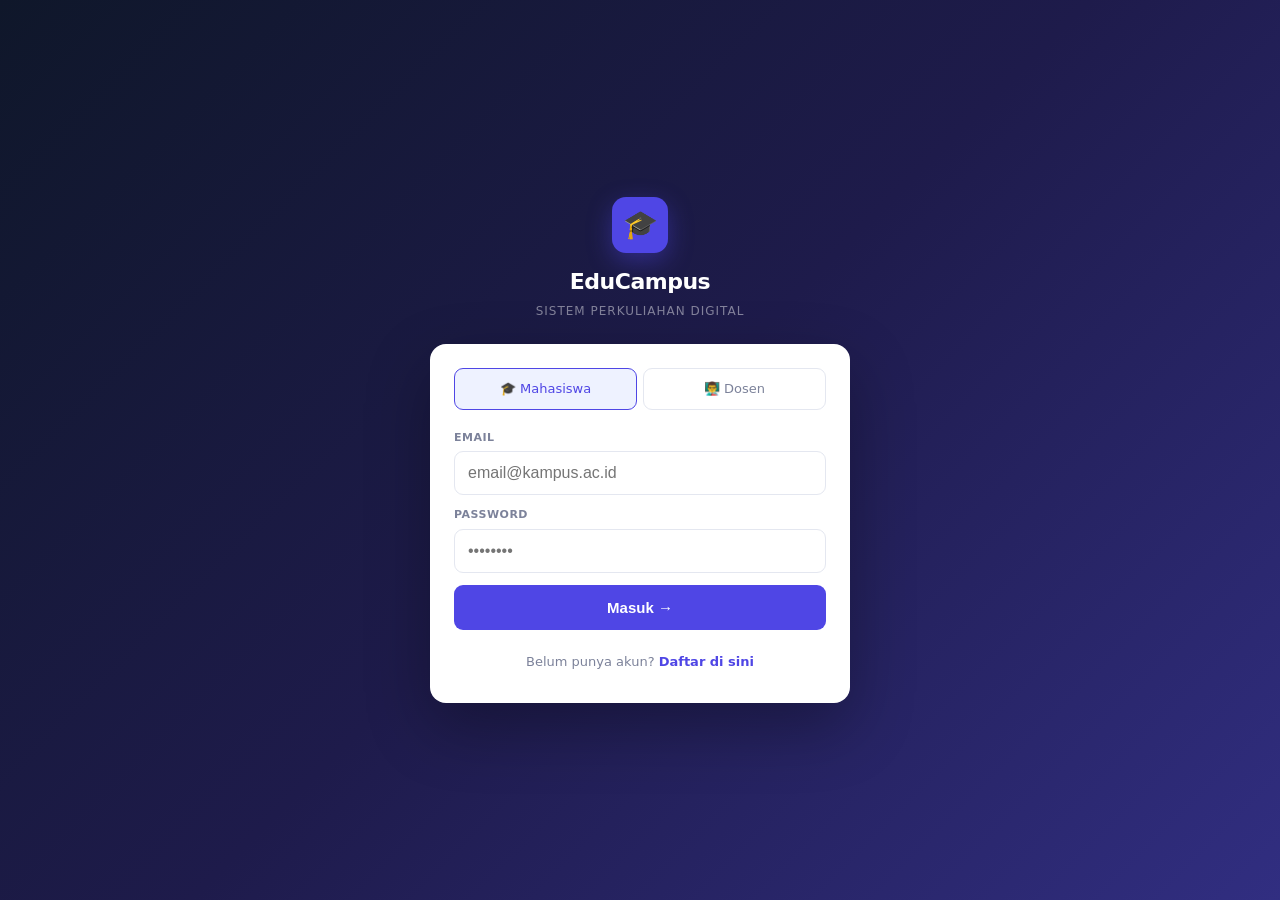
<file: 02-index(banyak menu di nav).html>
<!DOCTYPE html>
<html lang="id">
<head>
<meta charset="UTF-8">
<meta name="viewport" content="width=device-width, initial-scale=1.0, maximum-scale=1.0, user-scalable=no">
<title>EduCampus</title>
<style>
*{box-sizing:border-box;margin:0;padding:0;-webkit-tap-highlight-color:transparent}
:root{
  --ink:#1a1d27;--ink2:#3d4155;--muted:#7c829a;--border:#e4e7f0;
  --bg:#f5f6fa;--white:#fff;
  --p:#4f46e5;--pd:#3730a3;--pl:#eef2ff;--pm:#6366f1;
  --g:#059669;--gb:#ecfdf5;
  --r:#dc2626;--rb:#fef2f2;
  --a:#d97706;--ab:#fffbeb;
  --b:#2563eb;--bb:#eff6ff;
  --pu:#7c3aed;--pub:#f5f3ff;
  --side:240px;--top:58px;--bot:60px;
}
body{font-family:'Segoe UI',system-ui,sans-serif;background:var(--bg);color:var(--ink);font-size:14px;line-height:1.5;height:100vh;overflow:hidden}

/* LOGIN */
#screen-login{position:fixed;inset:0;background:linear-gradient(135deg,#0f172a 0%,#1e1b4b 50%,#312e81 100%);display:flex;align-items:center;justify-content:center;z-index:100;overflow-y:auto;padding:20px}
.login-wrap{width:100%;max-width:420px}
.login-brand{text-align:center;margin-bottom:24px}
.login-brand .ico{width:56px;height:56px;background:var(--p);border-radius:14px;display:inline-flex;align-items:center;justify-content:center;font-size:28px;margin-bottom:12px;box-shadow:0 8px 24px rgba(79,70,229,0.4)}
.login-brand h1{color:#fff;font-size:22px;font-weight:800;letter-spacing:-0.5px}
.login-brand p{color:rgba(255,255,255,0.45);font-size:12px;margin-top:4px;text-transform:uppercase;letter-spacing:1px}
.login-card{background:#fff;border-radius:16px;padding:24px;box-shadow:0 24px 64px rgba(0,0,0,0.3)}
.role-tabs{display:grid;grid-template-columns:1fr 1fr;gap:6px;margin-bottom:20px}
.role-tab{padding:10px;border:1.5px solid var(--border);border-radius:9px;cursor:pointer;text-align:center;font-size:13px;font-weight:500;color:var(--muted);background:#fff;transition:all .15s}
.role-tab.on{border-color:var(--p);background:var(--pl);color:var(--p)}
.lbl{display:block;font-size:11px;font-weight:700;color:var(--muted);margin-bottom:5px;text-transform:uppercase;letter-spacing:.5px}
.inp{width:100%;padding:12px 13px;border:1.5px solid var(--border);border-radius:9px;font-size:16px;color:var(--ink);outline:none;margin-bottom:12px;transition:border .15s}
.inp:focus{border-color:var(--p)}
.inp2{display:grid;grid-template-columns:1fr 1fr;gap:10px}
.btn-full{width:100%;padding:14px;background:var(--p);color:#fff;border:none;border-radius:9px;font-size:15px;font-weight:700;cursor:pointer;transition:background .15s}
.btn-full:hover{background:var(--pd)}
.switch-link{text-align:center;font-size:13px;color:var(--muted);margin-top:14px;cursor:pointer;padding:8px}
.switch-link span{color:var(--p);font-weight:600}
.msg-err{background:var(--rb);color:var(--r);border-radius:8px;padding:9px 12px;font-size:13px;margin-bottom:12px;display:none}
.msg-ok{background:var(--gb);color:var(--g);border-radius:8px;padding:9px 12px;font-size:13px;margin-bottom:12px;display:none}

/* SETUP */
#screen-setup{position:fixed;inset:0;background:linear-gradient(135deg,#0f172a,#1e1b4b);display:none;align-items:center;justify-content:center;z-index:99;padding:20px;overflow-y:auto}
.setup-card{background:#fff;border-radius:16px;padding:24px;width:100%;max-width:440px;box-shadow:0 24px 64px rgba(0,0,0,.3)}
.setup-step{display:flex;gap:10px;margin-bottom:10px;font-size:13px;color:var(--ink2);align-items:flex-start}
.step-n{width:20px;height:20px;border-radius:50%;background:var(--p);color:#fff;font-size:11px;font-weight:700;display:flex;align-items:center;justify-content:center;flex-shrink:0;margin-top:1px}
.setup-card code{background:var(--bg);padding:2px 7px;border-radius:5px;font-size:12px;color:var(--p);border:1px solid var(--border)}
.cfg-inp{width:100%;padding:10px 13px;border:1.5px solid var(--border);border-radius:9px;font-size:12px;font-family:monospace;color:var(--ink);outline:none;margin-top:6px}
.cfg-inp:focus{border-color:var(--p)}

/* APP — DESKTOP */
#app{display:none;height:100vh;flex-direction:row}
.sidebar{width:var(--side);background:var(--ink);display:flex;flex-direction:column;height:100vh;flex-shrink:0;transition:transform .25s}
.sb-top{padding:14px;border-bottom:1px solid rgba(255,255,255,.06)}
.sb-logo{display:flex;align-items:center;gap:10px}
.sb-ico{width:32px;height:32px;background:var(--p);border-radius:8px;display:flex;align-items:center;justify-content:center;font-size:16px}
.sb-name{color:#fff;font-weight:700;font-size:13px}
.sb-sub{color:rgba(255,255,255,.3);font-size:10px}
.sb-user{padding:10px 14px;border-bottom:1px solid rgba(255,255,255,.06);display:flex;align-items:center;gap:9px}
.sb-av{width:32px;height:32px;border-radius:50%;background:var(--pm);display:flex;align-items:center;justify-content:center;color:#fff;font-weight:700;font-size:11px;flex-shrink:0}
.sb-uname{color:#fff;font-size:12px;font-weight:500;white-space:nowrap;overflow:hidden;text-overflow:ellipsis}
.sb-urole{color:rgba(255,255,255,.35);font-size:10px}
.sb-nav{flex:1;overflow-y:auto;padding:6px 0}
.nav-sec{padding:10px 16px 3px;color:rgba(255,255,255,.25);font-size:10px;font-weight:700;letter-spacing:1px;text-transform:uppercase}
.nav-item{display:flex;align-items:center;gap:9px;padding:10px 10px;border-radius:8px;cursor:pointer;color:rgba(255,255,255,.45);margin:1px 6px;font-size:13px;transition:all .15s}
.nav-item:hover,.nav-item:active{background:rgba(255,255,255,.06);color:rgba(255,255,255,.85)}
.nav-item.on{background:var(--p);color:#fff;font-weight:600}
.nav-ico{font-size:15px;width:20px;text-align:center}
.sb-bottom{padding:8px 6px;border-top:1px solid rgba(255,255,255,.06)}
.main{flex:1;display:flex;flex-direction:column;overflow:hidden;min-width:0}
.topbar{height:var(--top);background:#fff;border-bottom:1px solid var(--border);display:flex;align-items:center;padding:0 16px;gap:10px;flex-shrink:0}
.page-title{font-size:15px;font-weight:700;flex:1;color:var(--ink)}
.content{flex:1;overflow-y:auto;padding:16px;-webkit-overflow-scrolling:touch}

/* BOTTOM NAV — MOBILE ONLY */
.bottom-nav{display:none;position:fixed;bottom:0;left:0;right:0;background:#fff;border-top:1px solid var(--border);z-index:50;padding-bottom:env(safe-area-inset-bottom)}
.bn-items{display:flex;justify-content:space-around;align-items:center}
.bn-item{display:flex;flex-direction:column;align-items:center;padding:8px 4px;cursor:pointer;flex:1;color:var(--muted);font-size:10px;font-weight:600;gap:2px;min-height:52px;justify-content:center}
.bn-item.on{color:var(--p)}
.bn-ico{font-size:20px;line-height:1}

/* MOBILE OVERLAY */
.sb-overlay{display:none;position:fixed;inset:0;background:rgba(0,0,0,.5);z-index:40}
.sb-overlay.show{display:block}
.hamburger{display:none;background:none;border:none;cursor:pointer;padding:4px;font-size:22px;color:var(--ink)}

/* CARDS */
.stats-grid{display:grid;grid-template-columns:repeat(4,1fr);gap:10px;margin-bottom:14px}
.stat-card{background:#fff;border:1px solid var(--border);border-radius:10px;padding:14px}
.stat-ico{width:34px;height:34px;border-radius:9px;display:flex;align-items:center;justify-content:center;font-size:16px;margin-bottom:8px}
.stat-lbl{font-size:10px;color:var(--muted);font-weight:700;text-transform:uppercase;letter-spacing:.4px;margin-bottom:3px}
.stat-val{font-size:22px;font-weight:800;color:var(--ink);letter-spacing:-1px}
.stat-sub{font-size:10px;color:var(--muted);margin-top:2px}
.card{background:#fff;border:1px solid var(--border);border-radius:10px;overflow:hidden;margin-bottom:12px}
.card-hd{padding:12px 14px;border-bottom:1px solid var(--border);display:flex;align-items:center;justify-content:space-between;gap:8px;flex-wrap:wrap}
.card-title{font-size:13px;font-weight:700;color:var(--ink)}
.row2{display:grid;grid-template-columns:1fr 1fr;gap:12px;margin-bottom:12px}

/* TABLE */
.tbl{width:100%;border-collapse:collapse;font-size:13px}
.tbl th{padding:9px 12px;text-align:left;font-size:10px;font-weight:700;color:var(--muted);text-transform:uppercase;letter-spacing:.5px;border-bottom:1px solid var(--border);background:var(--bg)}
.tbl td{padding:10px 12px;border-bottom:1px solid var(--border);vertical-align:middle}
.tbl tr:last-child td{border-bottom:none}
.tbl tr:hover td{background:#fafafa}

/* BADGE */
.badge{font-size:10px;font-weight:700;padding:3px 8px;border-radius:20px;display:inline-block}

/* LIST ITEM */
.list-item{display:flex;align-items:center;gap:11px;padding:13px 14px;border-bottom:1px solid var(--border);cursor:pointer;transition:background .1s}
.list-item:last-child{border-bottom:none}
.list-item:active{background:var(--bg)}
.item-ico{width:36px;height:36px;border-radius:8px;display:flex;align-items:center;justify-content:center;font-size:16px;flex-shrink:0}
.item-info{flex:1;min-width:0}
.item-name{font-size:13px;font-weight:600}
.item-meta{font-size:11px;color:var(--muted);margin-top:2px}

/* PERTEMUAN GRID */
.prt-grid{display:grid;grid-template-columns:repeat(4,1fr);gap:8px;padding:12px}
.prt-card{border:1.5px solid var(--border);border-radius:9px;padding:10px;cursor:pointer;transition:all .15s;position:relative}
.prt-card:active{border-color:var(--p);background:var(--pl)}
.prt-card.filled{border-color:#a5b4fc;background:#f5f3ff}
.prt-num{font-size:10px;font-weight:700;color:var(--muted);letter-spacing:.5px;text-transform:uppercase}
.prt-topik{font-size:11px;font-weight:500;color:var(--ink);margin-top:3px;white-space:nowrap;overflow:hidden;text-overflow:ellipsis}
.prt-badges{display:flex;gap:3px;margin-top:5px;flex-wrap:wrap}
.prt-b{font-size:9px;font-weight:700;padding:2px 5px;border-radius:5px}

/* DETAIL TABS */
.dtabs{display:flex;gap:3px;background:var(--bg);border:1px solid var(--border);border-radius:9px;padding:4px;margin-bottom:12px;overflow-x:auto}
.dtab{flex:1;padding:8px 6px;text-align:center;border-radius:6px;cursor:pointer;font-size:11px;font-weight:600;color:var(--muted);transition:all .15s;white-space:nowrap;min-width:60px}
.dtab.on{background:#fff;color:var(--ink);box-shadow:0 1px 4px rgba(0,0,0,.07)}

/* BUTTONS */
.btn{padding:8px 14px;border-radius:8px;font-size:13px;font-weight:600;cursor:pointer;border:none;transition:all .15s}
.btn-p{background:var(--p);color:#fff}.btn-p:hover{background:var(--pd)}
.btn-g{background:var(--gb);color:var(--g);border:1px solid #a7f3d0}
.btn-r{background:var(--rb);color:var(--r);border:1px solid #fecaca}
.btn-s{background:#fff;color:var(--ink);border:1.5px solid var(--border)}.btn-s:hover{background:var(--bg)}
.btn-sm{padding:6px 12px;font-size:12px;border-radius:7px}
.btn-xs{padding:4px 9px;font-size:11px;border-radius:6px}

/* MODAL */
.modal-bg{position:fixed;inset:0;background:rgba(0,0,0,.45);display:none;align-items:flex-end;justify-content:center;z-index:200}
.modal-bg.open{display:flex}
.modal{background:#fff;border-radius:16px 16px 0 0;padding:20px;width:100%;max-height:92vh;overflow-y:auto;box-shadow:0 -8px 40px rgba(0,0,0,.15)}
.modal.lg{border-radius:16px 16px 0 0;width:100%}
.modal-title{font-size:15px;font-weight:800;margin-bottom:16px;display:flex;justify-content:space-between;align-items:center}
.modal-x{cursor:pointer;color:var(--muted);font-size:26px;background:none;border:none;line-height:1;padding:4px}
.fg{margin-bottom:12px}
.fg label{display:block;font-size:11px;font-weight:700;color:var(--muted);text-transform:uppercase;letter-spacing:.4px;margin-bottom:5px}
.fi{width:100%;padding:11px 12px;border:1.5px solid var(--border);border-radius:8px;font-size:16px;color:var(--ink);outline:none}
.fi:focus{border-color:var(--p)}
.fi-ta{font-family:inherit;resize:vertical;min-height:68px;font-size:14px}
.fr{display:grid;grid-template-columns:1fr 1fr;gap:10px}
.btn-row{display:flex;gap:8px;margin-top:16px;justify-content:flex-end}
.grade-inp{width:65px;padding:7px 8px;border:1px solid var(--border);border-radius:7px;font-size:15px;text-align:center;outline:none}
.grade-inp:focus{border-color:var(--p)}

/* KUIS */
.soal-box{background:var(--bg);border:1px solid var(--border);border-radius:9px;padding:14px;margin-bottom:11px}
.soal-n{font-size:11px;font-weight:700;color:var(--p);text-transform:uppercase;margin-bottom:7px}
.soal-q{font-size:14px;font-weight:600;margin-bottom:11px;line-height:1.5}
.pilihan-list{display:flex;flex-direction:column;gap:8px}
.pilihan{display:flex;align-items:center;gap:9px;padding:12px;border:1.5px solid var(--border);border-radius:8px;cursor:pointer;font-size:14px;transition:all .15s}
.pilihan:active{border-color:var(--p);background:var(--pl)}
.pilihan.sel{border-color:var(--p);background:var(--pl);font-weight:600}
.pilihan.ok{border-color:var(--g);background:var(--gb)}
.pilihan.ng{border-color:var(--r);background:var(--rb)}
.pil-k{width:26px;height:26px;border-radius:50%;background:var(--border);font-size:12px;font-weight:700;display:flex;align-items:center;justify-content:center;flex-shrink:0}
.essay-ta{width:100%;padding:10px 12px;border:1.5px solid var(--border);border-radius:8px;font-size:14px;font-family:inherit;resize:vertical;min-height:100px;outline:none}
.essay-ta:focus{border-color:var(--p)}
.timer-box{background:var(--ab);border:1px solid #fde68a;border-radius:8px;padding:9px 15px;font-weight:700;color:var(--a);font-size:14px}

/* ABSENSI */
.abs-status{display:flex;gap:5px;flex-wrap:wrap}
.abs-btn{padding:7px 10px;border-radius:7px;font-size:11px;font-weight:700;cursor:pointer;border:1.5px solid var(--border);background:#fff;color:var(--muted);transition:all .15s}
.abs-btn.hadir.on{border-color:var(--g);background:var(--gb);color:var(--g)}
.abs-btn.izin.on{border-color:var(--b);background:var(--bb);color:var(--b)}
.abs-btn.sakit.on{border-color:var(--a);background:var(--ab);color:var(--a)}
.abs-btn.alpha.on{border-color:var(--r);background:var(--rb);color:var(--r)}

/* UTILS */
.empty{text-align:center;padding:40px 20px;color:var(--muted)}
.empty .emo{font-size:34px;margin-bottom:9px}
.empty h3{font-size:14px;font-weight:600;color:var(--ink);margin-bottom:4px}
.loading{text-align:center;padding:28px;color:var(--muted);font-size:13px}
.toast{position:fixed;bottom:80px;left:50%;transform:translateX(-50%) translateY(8px);background:var(--ink);color:#fff;padding:11px 20px;border-radius:20px;font-size:13px;font-weight:600;z-index:999;opacity:0;transition:all .2s;pointer-events:none;white-space:nowrap}
.toast.show{opacity:1;transform:translateX(-50%) translateY(0)}
.breadcrumb{display:flex;align-items:center;gap:5px;font-size:12px;color:var(--muted);margin-bottom:12px;flex-wrap:wrap}
.breadcrumb .link{cursor:pointer;color:var(--p);padding:4px 0}
.notif-item{padding:13px 14px;border-bottom:1px solid var(--border);display:flex;gap:11px}
.notif-item:last-child{border-bottom:none}
.notif-dot{width:8px;height:8px;border-radius:50%;background:var(--p);flex-shrink:0;margin-top:5px}
.grade-pill{display:inline-flex;padding:3px 10px;border-radius:20px;font-weight:700;font-size:12px}
.divider{height:1px;background:var(--border);margin:12px 0}
.info-row{display:flex;justify-content:space-between;align-items:center;padding:10px 0;border-bottom:1px solid var(--border)}
.info-row:last-child{border-bottom:none}
.il{font-size:12px;color:var(--muted)}.iv{font-size:13px;font-weight:600}

/* ═══════════════════════════════════════════
   MOBILE RESPONSIVE (≤ 640px)
   ═══════════════════════════════════════════ */
@media(max-width:640px){
  /* Sidebar jadi drawer */
  .sidebar{
    position:fixed;left:0;top:0;bottom:0;z-index:45;
    transform:translateX(-100%);
    width:260px;
  }
  .sidebar.open{transform:translateX(0)}
  .sb-overlay{display:block;opacity:0;pointer-events:none;transition:opacity .25s}
  .sb-overlay.show{opacity:1;pointer-events:auto}

  /* Topbar */
  .topbar{padding:0 12px;height:52px}
  .hamburger{display:block}
  .page-title{font-size:14px}

  /* Bottom nav muncul */
  .bottom-nav{display:block}
  .content{padding:12px 12px calc(var(--bot) + 16px)}

  /* Main tidak punya padding kiri sidebar */
  #app{flex-direction:column}
  .main{height:100vh}

  /* Stats grid jadi 2 kolom */
  .stats-grid{grid-template-columns:1fr 1fr;gap:8px}
  .stat-val{font-size:20px}

  /* Row2 jadi 1 kolom */
  .row2{grid-template-columns:1fr}

  /* Pertemuan grid jadi 3 kolom */
  .prt-grid{grid-template-columns:repeat(3,1fr);gap:7px;padding:10px}

  /* Modal jadi bottom sheet */
  .modal-bg{align-items:flex-end}
  .modal,.modal.lg{border-radius:20px 20px 0 0;width:100%;max-height:92vh;padding:16px 16px 32px}

  /* Table scroll horizontal */
  .tbl-wrap{overflow-x:auto;-webkit-overflow-scrolling:touch}
  .tbl{min-width:500px}

  /* Input font size 16px mencegah zoom di iOS/Android */
  .fi,.inp,.cfg-inp{font-size:16px}

  /* Form register: 1 kolom di layar kecil */
  .inp2{grid-template-columns:1fr}
  .fr{grid-template-columns:1fr}

  /* Absensi button lebih kecil */
  .abs-btn{padding:6px 8px;font-size:10px}

  /* Toast di atas bottom nav */
  .toast{bottom:76px}

  /* Breadcrumb */
  .breadcrumb{font-size:11px}

  /* Hide sidebar logout di mobile (ada di bottom nav) */
  .sb-bottom{display:none}
}

@media(min-width:641px){
  /* Desktop: sembunyikan bottom nav & hamburger */
  .bottom-nav{display:none!important}
  .hamburger{display:none!important}
  .sb-overlay{display:none!important}
  .sidebar{transform:none!important;position:relative}
}
</style>
</head>
<body>

<!-- SETUP -->
<div id="screen-setup" style="display:flex">
  <div class="setup-card">
    <div style="font-size:26px;margin-bottom:10px">⚙️</div>
    <div style="font-size:17px;font-weight:800;margin-bottom:5px">Hubungkan ke Google Apps Script</div>
    <div style="font-size:12px;color:var(--muted);margin-bottom:18px">Lakukan sekali saja — tersimpan di browser.</div>
    <div class="setup-step"><div class="step-n">1</div><span>Deploy <code>Code.gs</code> sebagai <strong>Web App</strong> dengan akses <strong>Anyone</strong></span></div>
    <div class="setup-step"><div class="step-n">2</div><span>Salin <strong>Deployment URL</strong>-nya</span></div>
    <div class="setup-step"><div class="step-n">3</div><span>Edit <code>CONFIG</code> di <code>Code.gs</code> sesuai data dosen & mata kuliah</span></div>
    <label class="lbl" style="margin-top:14px">URL Deployment (doPost)</label>
    <input class="cfg-inp" id="gasUrl" placeholder="https://script.google.com/macros/s/AKfy.../exec">
    <div id="setupErr" style="color:var(--r);font-size:12px;margin-top:8px;display:none"></div>
    <button class="btn btn-p" style="width:100%;margin-top:14px;padding:14px" onclick="saveSetup()">Simpan & Mulai →</button>
  </div>
</div>

<!-- LOGIN -->
<div id="screen-login" style="display:none">
  <div class="login-wrap">
    <div class="login-brand">
      <div class="ico">🎓</div>
      <h1 id="loginTitle">EduCampus</h1>
      <p id="loginSub">Sistem Perkuliahan Digital</p>
    </div>
    <div class="login-card">
      <div class="role-tabs">
        <div class="role-tab on" id="tabM" onclick="setRole('mahasiswa')">🎓 Mahasiswa</div>
        <div class="role-tab" id="tabD" onclick="setRole('dosen')">👨‍🏫 Dosen</div>
      </div>
      <div class="msg-err" id="authErr"></div>
      <div class="msg-ok" id="authOk"></div>
      <div id="fLogin">
        <label class="lbl">Email</label>
        <input class="inp" type="email" id="lEmail" placeholder="email@kampus.ac.id" autocomplete="email">
        <label class="lbl">Password</label>
        <input class="inp" type="password" id="lPass" placeholder="••••••••" onkeydown="if(event.key==='Enter')doLogin()" autocomplete="current-password">
        <button class="btn-full" onclick="doLogin()">Masuk →</button>
        <div class="switch-link" id="switchLink" onclick="toggleReg()">Belum punya akun? <span>Daftar di sini</span></div>
      </div>
      <div id="fReg" style="display:none">
        <div class="inp2">
          <div><label class="lbl">Nama Lengkap</label><input class="inp" id="rNama" placeholder="Ahmad Rizki"></div>
          <div><label class="lbl">NIM</label><input class="inp" id="rNim" placeholder="2021010001"></div>
        </div>
        <label class="lbl">Email</label>
        <input class="inp" type="email" id="rEmail" placeholder="email@kampus.ac.id">
        <div class="inp2">
          <div><label class="lbl">Password</label><input class="inp" type="password" id="rPass" placeholder="min. 6 karakter"></div>
          <div><label class="lbl">Semester</label><input class="inp" type="number" id="rSem" placeholder="3" min="1" max="14"></div>
        </div>
        <label class="lbl">Program Studi</label>
        <input class="inp" id="rProdi" placeholder="Teknik Informatika">
        <button class="btn-full" onclick="doRegister()">Buat Akun →</button>
        <div class="switch-link" onclick="toggleReg()">Sudah punya akun? <span>Masuk</span></div>
      </div>
    </div>
  </div>
</div>

<!-- APP -->
<div id="app" style="display:none;height:100vh;flex-direction:row">
  <!-- Sidebar overlay -->
  <div class="sb-overlay" id="sbOverlay" onclick="closeSidebar()"></div>

  <aside class="sidebar" id="sidebar">
    <div class="sb-top">
      <div class="sb-logo">
        <div class="sb-ico">🎓</div>
        <div><div class="sb-name">EduCampus</div><div class="sb-sub">PERKULIAHAN DIGITAL</div></div>
      </div>
    </div>
    <div class="sb-user">
      <div class="sb-av" id="sbAv">?</div>
      <div style="min-width:0"><div class="sb-uname" id="sbName">...</div><div class="sb-urole" id="sbRole"></div></div>
    </div>
    <div class="sb-nav" id="navMenu"></div>
    <div class="sb-bottom">
      <div class="nav-item" onclick="doLogout()"><span class="nav-ico">🚪</span>Keluar</div>
    </div>
  </aside>

  <div class="main">
    <header class="topbar">
      <button class="hamburger" onclick="openSidebar()">☰</button>
      <div class="page-title" id="pageTitle">Dashboard</div>
      <div id="topActions" style="display:flex;gap:6px;align-items:center"></div>
    </header>
    <div class="content" id="content"><div class="loading">⏳ Memuat...</div></div>
  </div>

  <!-- Bottom Navigation (Mobile) -->
  <nav class="bottom-nav" id="bottomNav"></nav>
</div>

<div class="modal-bg" id="modalBg">
  <div class="modal" id="modalBox"></div>
</div>
<div class="toast" id="toast"></div>

<script>
// ═══════════════════════════════════════════════════════════════
// STATE
// ═══════════════════════════════════════════════════════════════
let GAS_URL = '', user = null, config = {}, _prt = null;
let _kuisTimer = null, _kuisJawaban = {};

// ═══════════════════════════════════════════════════════════════
// SIDEBAR MOBILE
// ═══════════════════════════════════════════════════════════════
function openSidebar() {
  document.getElementById('sidebar').classList.add('open');
  document.getElementById('sbOverlay').classList.add('show');
  document.body.style.overflow = 'hidden';
}
function closeSidebar() {
  document.getElementById('sidebar').classList.remove('open');
  document.getElementById('sbOverlay').classList.remove('show');
  document.body.style.overflow = '';
}

// ═══════════════════════════════════════════════════════════════
// SETUP
// ═══════════════════════════════════════════════════════════════
const FIXED_URL = 'https://script.google.com/macros/s/AKfycby6p7Hzmrus0uJ2bzecWpNCteZfH-94maL6mpsm5R0hlquzaMEru0GsG5rlluSRsJ9i/exec'; // ← paste URL deployment kamu

window.onload = () => {
  GAS_URL = FIXED_URL;
  localStorage.setItem('ec_gas_url', FIXED_URL);
  startLogin();
};

async function saveSetup() {
  const url = document.getElementById('gasUrl').value.trim();
  const err = document.getElementById('setupErr');
  if (!url || !url.includes('script.google.com')) { err.textContent = 'URL tidak valid'; err.style.display = 'block'; return; }
  err.style.display = 'none';
  localStorage.setItem('ec_gas_url', url);
  GAS_URL = url;
  startLogin();
}

async function startLogin() {
  document.getElementById('screen-setup').style.display = 'none';
  document.getElementById('screen-login').style.display = 'flex';
  try {
    const r = await api({ action: 'getConfig' });
    if (r.ok) {
      config = r.config;
      document.getElementById('loginTitle').textContent = config.NAMA_MATKUL || 'EduCampus';
      document.getElementById('loginSub').textContent = config.KODE_MATKUL + ' · ' + (config.SEMESTER || '');
    }
  } catch(e) {}
}

// ═══════════════════════════════════════════════════════════════
// AUTH
// ═══════════════════════════════════════════════════════════════
let authRole = 'mahasiswa', showReg = false;

function setRole(r) {
  authRole = r;
  document.getElementById('tabM').classList.toggle('on', r === 'mahasiswa');
  document.getElementById('tabD').classList.toggle('on', r === 'dosen');
  document.getElementById('switchLink').style.display = r === 'mahasiswa' ? 'block' : 'none';
  clearMsg();
}

function toggleReg() {
  showReg = !showReg;
  document.getElementById('fLogin').style.display = showReg ? 'none' : 'block';
  document.getElementById('fReg').style.display = showReg ? 'block' : 'none';
  clearMsg();
}

function clearMsg() { ['authErr','authOk'].forEach(id => { const e=document.getElementById(id); e.style.display='none'; }); }
function showErr(m) { const e=document.getElementById('authErr'); e.textContent=m; e.style.display='block'; }
function showOk(m) { const e=document.getElementById('authOk'); e.textContent=m; e.style.display='block'; }

async function doLogin() {
  clearMsg();
  const email = document.getElementById('lEmail').value.trim();
  const password = document.getElementById('lPass').value;
  if (!email || !password) { showErr('Isi email dan password'); return; }
  const r = await api({ action: 'login', email, password });
  if (!r.ok) { showErr(r.msg); return; }
  if (r.user.role !== authRole) { showErr('Role tidak sesuai. Pilih tab yang benar.'); return; }
  startApp(r.user);
}

async function doRegister() {
  clearMsg();
  const nama = document.getElementById('rNama').value.trim();
  const nim = document.getElementById('rNim').value.trim();
  const email = document.getElementById('rEmail').value.trim();
  const password = document.getElementById('rPass').value;
  const semester = document.getElementById('rSem').value;
  const prodi = document.getElementById('rProdi').value.trim();
  if (!nama || !nim || !email || !password) { showErr('Semua field wajib diisi'); return; }
  if (password.length < 6) { showErr('Password minimal 6 karakter'); return; }
  const r = await api({ action: 'register', nama, nim, email, password, semester, prodi });
  if (!r.ok) { showErr(r.msg); return; }
  showOk('Akun berhasil dibuat! Silakan login.');
  toggleReg();
}

async function doLogout() {
  user = null;
  closeSidebar();
  document.getElementById('app').style.display = 'none';
  document.getElementById('screen-login').style.display = 'flex';
  document.getElementById('lEmail').value = '';
  document.getElementById('lPass').value = '';
}

// ═══════════════════════════════════════════════════════════════
// APP SHELL
// ═══════════════════════════════════════════════════════════════
function startApp(u) {
  user = u;
  document.getElementById('screen-login').style.display = 'none';
  const initials = u.nama.split(' ').slice(0,2).map(w=>w[0]).join('').toUpperCase();
  document.getElementById('sbAv').textContent = initials;
  document.getElementById('sbName').textContent = u.nama;
  document.getElementById('sbRole').textContent = u.role === 'dosen' ? '👨‍🏫 Dosen' : '🎓 NIM ' + (u.nim || '-');
  buildNav();
  document.getElementById('app').style.display = 'flex';
  go('dashboard');
}

function buildNav() {
  const dsn = [
    {p:'dashboard',i:'🏠',l:'Dashboard'},
    {p:'pertemuan',i:'📅',l:'Pertemuan'},
    {p:'mahasiswa',i:'👥',l:'Mahasiswa'},
    {p:'nilai_dsn',i:'✏️',l:'Input Nilai'},
    {p:'notifikasi',i:'🔔',l:'Notifikasi'},
    {p:'profil',i:'👤',l:'Profil'},
  ];
  const mhs = [
    {p:'dashboard',i:'🏠',l:'Dashboard'},
    {p:'pertemuan',i:'📅',l:'Pertemuan'},
    {p:'absensi_mhs',i:'✋',l:'Absensi'},
    {p:'nilai_mhs',i:'📊',l:'Nilai'},
    {p:'notifikasi',i:'🔔',l:'Notif'},
    {p:'profil',i:'👤',l:'Profil'},
  ];
  const nav = user.role === 'dosen' ? dsn : mhs;

  // Sidebar nav
  document.getElementById('navMenu').innerHTML =
    '<div class="nav-sec">Menu</div>' +
    nav.map(n => `<div class="nav-item" id="nav-${n.p}" onclick="go('${n.p}');closeSidebar()"><span class="nav-ico">${n.i}</span>${n.l}</div>`).join('') +
    `<div class="nav-item" onclick="doLogout()"><span class="nav-ico">🚪</span>Keluar</div>`;

  // Bottom nav (mobile) — max 5 items
  const bnItems = nav.slice(0, 5);
  document.getElementById('bottomNav').innerHTML =
    `<div class="bn-items">${bnItems.map(n =>
      `<div class="bn-item" id="bn-${n.p}" onclick="go('${n.p}')">
        <div class="bn-ico">${n.i}</div>
        <div>${n.l}</div>
      </div>`).join('')}
      <div class="bn-item" onclick="doLogout()"><div class="bn-ico">🚪</div><div>Keluar</div></div>
    </div>`;
}

const TITLES = {
  dashboard:'Dashboard', pertemuan:'Pertemuan', mahasiswa:'Data Mahasiswa',
  nilai_dsn:'Input Nilai', notifikasi:'Notifikasi', profil:'Profil Saya',
  absensi_mhs:'Absensi Saya', nilai_mhs:'Nilai Saya',
};

function go(page, params = {}) {
  document.querySelectorAll('.nav-item').forEach(n => n.classList.remove('on'));
  document.querySelectorAll('.bn-item').forEach(n => n.classList.remove('on'));
  document.getElementById('nav-'+page)?.classList.add('on');
  document.getElementById('bn-'+page)?.classList.add('on');
  document.getElementById('pageTitle').textContent = TITLES[page] || page;
  document.getElementById('topActions').innerHTML = '';
  setContent('<div class="loading">⏳ Memuat data...</div>');
  const map = {
    dashboard: renderDashboard,
    pertemuan: renderPertemuan,
    mahasiswa: renderMahasiswa,
    nilai_dsn: renderNilaiDsn,
    notifikasi: renderNotifikasi,
    profil: renderProfil,
    absensi_mhs: renderAbsensiMhs,
    nilai_mhs: renderNilaiMhs,
  };
  if (map[page]) map[page](params);
  else setContent('<div class="empty"><div class="emo">🚧</div><h3>Segera Hadir</h3></div>');
  // Scroll ke atas saat ganti halaman
  document.getElementById('content').scrollTop = 0;
}

function setContent(h) { document.getElementById('content').innerHTML = h; }

// ═══════════════════════════════════════════════════════════════
// DASHBOARD
// ═══════════════════════════════════════════════════════════════
async function renderDashboard() {
  const r = await api({ action: 'getDashboard', userId: user.id, role: user.role });
  if (!r.ok) return;
  const d = r.dashboard;
  if (user.role === 'dosen') {
    const notifHtml = d.notifs?.length ? d.notifs.map(n => `
      <div class="notif-item">
        <div class="notif-dot"></div>
        <div><div style="font-size:13px;font-weight:600">${n.judul}</div>
        <div style="font-size:11px;color:var(--muted);margin-top:1px">${fDate(n.created_at)}</div>
        ${n.isi ? `<div style="font-size:12px;margin-top:4px">${n.isi}</div>` : ''}</div>
      </div>`).join('') : '<div style="padding:14px 15px;font-size:12px;color:var(--muted)">Belum ada notifikasi</div>';
    const tugasHtml = d.tugas_stats?.length ? `<div class="tbl-wrap"><table class="tbl"><thead><tr><th>Tugas</th><th>Dikumpul</th><th>Belum Dinilai</th></tr></thead><tbody>
      ${d.tugas_stats.map(t=>`<tr><td>${t.judul}</td><td>${t.total_submit}</td>
      <td>${t.belum_nilai > 0 ? `<span class="badge" style="background:var(--ab);color:var(--a)">${t.belum_nilai}</span>` : '—'}</td></tr>`).join('')}
      </tbody></table></div>` : '<div style="padding:14px 15px;font-size:12px;color:var(--muted)">Belum ada tugas</div>';
    setContent(`
      <div class="stats-grid">
        <div class="stat-card"><div class="stat-ico" style="background:var(--pl)">👥</div><div class="stat-lbl">Mahasiswa</div><div class="stat-val">${d.total_mhs}</div><div class="stat-sub">Terdaftar</div></div>
        <div class="stat-card"><div class="stat-ico" style="background:#ecfdf5">📅</div><div class="stat-lbl">Pertemuan</div><div class="stat-val">${d.total_prt}</div><div class="stat-sub">dari 16</div></div>
        <div class="stat-card"><div class="stat-ico" style="background:var(--ab)">📚</div><div class="stat-lbl">Matkul</div><div class="stat-val" style="font-size:13px">${config.NAMA_MATKUL||'-'}</div><div class="stat-sub">${config.SKS||0} SKS</div></div>
        <div class="stat-card"><div class="stat-ico" style="background:#eff6ff">🏫</div><div class="stat-lbl">Jadwal</div><div class="stat-val" style="font-size:12px">${config.JADWAL||'-'}</div><div class="stat-sub">${config.RUANG||''}</div></div>
      </div>
      <div class="row2">
        <div class="card"><div class="card-hd"><div class="card-title">📝 Rekap Tugas</div><button class="btn btn-p btn-sm" onclick="go('pertemuan')">Lihat →</button></div>${tugasHtml}</div>
        <div class="card"><div class="card-hd"><div class="card-title">🔔 Notifikasi</div><button class="btn btn-s btn-sm" onclick="go('notifikasi')">Semua →</button></div>${notifHtml}</div>
      </div>`);
  } else {
    const pct = d.total_absensi > 0 ? Math.round((d.hadir / d.total_absensi) * 100) : 0;
    const notifHtml = d.notifs?.length ? d.notifs.map(n => `
      <div class="notif-item">
        <div class="notif-dot"></div>
        <div><div style="font-size:13px;font-weight:600">${n.judul}</div>
        <div style="font-size:11px;color:var(--muted)">${fDate(n.created_at)}</div>
        ${n.isi ? `<div style="font-size:12px;margin-top:4px">${n.isi}</div>` : ''}</div>
      </div>`).join('') : '<div style="padding:14px 15px;font-size:12px;color:var(--muted)">Belum ada notifikasi</div>';
    const n = d.nilai || {};
    setContent(`
      <div class="stats-grid">
        <div class="stat-card"><div class="stat-ico" style="background:var(--pl)">✋</div><div class="stat-lbl">Hadir</div><div class="stat-val">${d.hadir}/${d.total_absensi}</div><div class="stat-sub">${pct}%</div></div>
        <div class="stat-card"><div class="stat-ico" style="background:#ecfdf5">📝</div><div class="stat-lbl">Tugas</div><div class="stat-val">${d.tugas_dikumpul}/${d.total_tugas}</div><div class="stat-sub">dikumpul</div></div>
        <div class="stat-card"><div class="stat-ico" style="background:var(--ab)">🏆</div><div class="stat-lbl">Nilai</div><div class="stat-val">${n.nilai_akhir||'-'}</div><div class="stat-sub">${n.huruf||''}</div></div>
        <div class="stat-card"><div class="stat-ico" style="background:#eff6ff">📅</div><div class="stat-lbl">Materi</div><div class="stat-val">${d.total_prt}</div><div class="stat-sub">pertemuan</div></div>
      </div>
      <div class="row2">
        <div class="card">
          <div class="card-hd"><div class="card-title">📊 Nilai Komponen</div></div>
          <div style="padding:10px 14px">
            <div class="info-row"><span class="il">UTS</span><span class="iv">${n.uts||'—'}</span></div>
            <div class="info-row"><span class="il">UAS</span><span class="iv">${n.uas||'—'}</span></div>
            <div class="info-row"><span class="il">Rata Tugas</span><span class="iv">${n.tugas_rata||'—'}</span></div>
            <div class="info-row"><span class="il">Rata Kuis</span><span class="iv">${n.kuis_rata||'—'}</span></div>
            <div class="info-row"><span class="il" style="font-weight:700">Nilai Akhir</span><span class="iv" style="color:var(--p);font-size:16px;font-weight:800">${n.nilai_akhir||'—'} ${n.huruf?'('+n.huruf+')':''}</span></div>
          </div>
        </div>
        <div class="card"><div class="card-hd"><div class="card-title">🔔 Notifikasi</div><button class="btn btn-s btn-sm" onclick="go('notifikasi')">Semua →</button></div>${notifHtml}</div>
      </div>`);
  }
}

// ═══════════════════════════════════════════════════════════════
// PERTEMUAN
// ═══════════════════════════════════════════════════════════════
async function renderPertemuan() {
  const r = await api({ action: 'getPertemuan' });
  if (!r.ok) return;
  const prts = r.pertemuan;
  setContent(`
    <div style="margin-bottom:10px;font-size:11px;font-weight:700;color:var(--muted);text-transform:uppercase;letter-spacing:.5px">16 Pertemuan · ${config.NAMA_MATKUL||''}</div>
    <div class="prt-grid">
      ${prts.map(p => {
        const has = p.jumlah_materi > 0 || p.jumlah_tugas > 0 || p.jumlah_kuis > 0;
        return `<div class="prt-card ${has?'filled':''}" onclick="bukaPrt(${JSON.stringify(p).replace(/"/g,'&quot;')})">
          <div class="prt-num">Prt ${p.pertemuan_ke}</div>
          <div class="prt-topik">${p.topik || '—'}</div>
          ${p.tanggal ? `<div style="font-size:9px;color:var(--muted);margin-top:2px">${p.tanggal}</div>` : ''}
          <div class="prt-badges">
            ${p.jumlah_materi > 0 ? `<span class="prt-b" style="background:var(--bb);color:var(--b)">📄${p.jumlah_materi}</span>` : ''}
            ${p.jumlah_tugas > 0 ? `<span class="prt-b" style="background:var(--ab);color:var(--a)">📝${p.jumlah_tugas}</span>` : ''}
            ${p.jumlah_kuis > 0 ? `<span class="prt-b" style="background:var(--pub);color:var(--pu)">❓${p.jumlah_kuis}</span>` : ''}
          </div>
        </div>`;}).join('')}
    </div>`);
}

function bukaPrt(p) {
  _prt = p;
  document.getElementById('pageTitle').textContent = `Pertemuan ${p.pertemuan_ke}`;
  renderPrtDetail(p, 'materi');
}

function renderPrtDetail(p, tab) {
  const isDsn = user.role === 'dosen';
  const tabs = ['materi','tugas','kuis','absensi'];
  const tLabel = { materi:'📄 Materi', tugas:'📝 Tugas', kuis:'❓ Kuis', absensi:'✋ Absen' };
  setContent(`
    <div class="breadcrumb">
      <span class="link" onclick="go('pertemuan')">← Pertemuan</span>
      <span>/ Prt ${p.pertemuan_ke}</span>
      ${p.topik ? `<span>— ${p.topik}</span>` : ''}
    </div>
    <div class="card" style="margin-bottom:10px">
      <div class="card-hd">
        <div>
          <div style="font-size:14px;font-weight:800">Pertemuan ${p.pertemuan_ke}${p.topik ? ' — ' + p.topik : ''}</div>
          ${p.tanggal ? `<div style="font-size:11px;color:var(--muted);margin-top:2px">📅 ${p.tanggal}</div>` : ''}
          ${p.keterangan ? `<div style="font-size:12px;color:var(--muted);margin-top:2px">${p.keterangan}</div>` : ''}
        </div>
        ${isDsn ? `<button class="btn btn-s btn-sm" onclick="modalEditTopik('${p.id}','${esc(p.topik||'')}','${p.tanggal||''}','${esc(p.keterangan||'')}')">✏️ Edit</button>` : ''}
      </div>
    </div>
    <div class="dtabs">
      ${tabs.map(t => `<div class="dtab ${t===tab?'on':''}" onclick="switchTab('${t}')">${tLabel[t]}</div>`).join('')}
    </div>
    <div id="tabContent"><div class="loading">⏳</div></div>`);
  loadTab(tab);
}

function switchTab(tab) {
  document.querySelectorAll('.dtab').forEach(t => t.classList.remove('on'));
  event.target.classList.add('on');
  document.getElementById('tabContent').innerHTML = '<div class="loading">⏳</div>';
  loadTab(tab);
}

function loadTab(tab) {
  if (!_prt) return;
  if (tab === 'materi') loadMateri();
  else if (tab === 'tugas') loadTugas();
  else if (tab === 'kuis') loadKuis();
  else if (tab === 'absensi') loadAbsensi();
}

// ── MATERI ──────────────────────────────────────────────────────
async function loadMateri() {
  const isDsn = user.role === 'dosen';
  const r = await api({ action: 'getMateri', prtId: _prt.id });
  const list = r.materi || [];
  const addBtn = isDsn ? `<div style="margin-bottom:10px;text-align:right"><button class="btn btn-p btn-sm" onclick="modalAddMateri()">+ Tambah Materi</button></div>` : '';
  const html = !list.length
    ? `<div class="card"><div class="empty"><div class="emo">📄</div><h3>Belum ada materi</h3><p>${isDsn?'Klik "+ Tambah Materi"':'Dosen belum mengunggah materi'}</p></div></div>`
    : `<div class="card">${list.map(m => `
      <div style="display:flex;align-items:start;gap:11px;padding:13px 14px;border-bottom:1px solid var(--border)">
        <div class="item-ico" style="background:${m.tipe==='link'?'var(--gb)':m.tipe==='video'?'var(--pub)':'var(--bb)'}">
          ${m.tipe==='link'?'🔗':m.tipe==='video'?'🎬':'📄'}
        </div>
        <div style="flex:1;min-width:0">
          <div style="font-size:13px;font-weight:600">${m.judul}</div>
          ${m.deskripsi ? `<div style="font-size:11px;color:var(--muted);margin-top:2px">${m.deskripsi}</div>` : ''}
          ${m.tipe === 'teks' && m.konten ? `<div style="font-size:12px;background:var(--bg);border-radius:7px;padding:10px;margin-top:8px;line-height:1.6">${m.konten}</div>` : ''}
          ${m.tipe === 'link' && m.konten ? `<a href="${m.konten}" target="_blank" class="btn btn-g btn-xs" style="display:inline-block;margin-top:6px;text-decoration:none">🔗 Buka Link</a>` : ''}
          ${m.file_url ? `<a href="${m.file_url}" target="_blank" class="btn btn-p btn-xs" style="display:inline-block;margin-top:6px;text-decoration:none">⬇ Unduh</a>` : ''}
        </div>
        ${isDsn ? `<button class="btn btn-r btn-xs" onclick="deleteMateri('${m.id}')">Hapus</button>` : ''}
      </div>`).join('')}</div>`;
  document.getElementById('tabContent').innerHTML = addBtn + html;
}

function modalAddMateri() {
  openModal('Tambah Materi', `
    <div class="fg"><label>Judul Materi</label><input class="fi" id="m_jd" placeholder="Pengantar..."></div>
    <div class="fg"><label>Deskripsi</label><textarea class="fi fi-ta" id="m_ds" placeholder="Deskripsi singkat..."></textarea></div>
    <div class="fg"><label>Tipe Konten</label>
      <select class="fi" id="m_tp" onchange="toggleMateriType()">
        <option value="teks">📝 Teks / Catatan</option>
        <option value="link">🔗 Link URL</option>
        <option value="file">📎 File (URL eksternal)</option>
        <option value="video">🎬 Video (URL YouTube/dll)</option>
      </select>
    </div>
    <div class="fg"><label id="m_konten_lbl">Konten</label>
      <textarea class="fi fi-ta" id="m_kt" placeholder="Tulis materi di sini..."></textarea>
    </div>
    <div class="btn-row">
      <button class="btn btn-s" onclick="closeModal()">Batal</button>
      <button class="btn btn-p" onclick="saveMateri()">Simpan</button>
    </div>`);
}

function toggleMateriType() {
  const tp = document.getElementById('m_tp').value;
  const lbl = document.getElementById('m_konten_lbl');
  const ta = document.getElementById('m_kt');
  if (tp === 'teks') { lbl.textContent = 'Isi Materi'; ta.placeholder = 'Tulis materi di sini...'; }
  else if (tp === 'link') { lbl.textContent = 'URL Link'; ta.placeholder = 'https://...'; }
  else if (tp === 'file') { lbl.textContent = 'URL File'; ta.placeholder = 'https://drive.google.com/...'; }
  else if (tp === 'video') { lbl.textContent = 'URL Video'; ta.placeholder = 'https://youtube.com/...'; }
}

async function saveMateri() {
  const judul = v('m_jd'), deskripsi = v('m_ds'), tipe = v('m_tp'), konten = v('m_kt');
  if (!judul) { toast('❌ Judul wajib diisi'); return; }
  const r = await api({ action: 'addMateri', prtId: _prt.id, judul, deskripsi, tipe, konten, fileUrl: '' });
  if (!r.ok) { toast('❌ ' + r.msg); return; }
  closeModal(); toast('✅ Materi ditambahkan!'); loadMateri();
}

async function deleteMateri(id) {
  if (!confirm('Hapus materi ini?')) return;
  await api({ action: 'deleteMateri', id });
  toast('🗑️ Dihapus'); loadMateri();
}

// ── TUGAS ──────────────────────────────────────────────────────
async function loadTugas() {
  const isDsn = user.role === 'dosen';
  const r = await api({ action: 'getTugas', prtId: _prt.id });
  const list = r.tugas || [];
  const addBtn = isDsn ? `<div style="margin-bottom:10px;text-align:right"><button class="btn btn-p btn-sm" onclick="modalAddTugas()">+ Tambah Tugas</button></div>` : '';
  const html = !list.length
    ? `<div class="card"><div class="empty"><div class="emo">📝</div><h3>Belum ada tugas</h3></div></div>`
    : `<div class="card">${list.map(t => {
        const over = t.deadline && new Date(t.deadline) < new Date();
        return `<div class="list-item" onclick="${isDsn ? `modalSubmisiTugas('${t.id}','${esc(t.judul)}')` : `modalSubmitTugas('${t.id}','${esc(t.judul)}')`}">
          <div class="item-ico" style="background:${over?'var(--rb)':'var(--ab)'}">📝</div>
          <div class="item-info">
            <div class="item-name">${t.judul}</div>
            <div class="item-meta">${t.deadline?'Deadline: '+fDate(t.deadline):'Tanpa deadline'} · ${t.poin} poin</div>
          </div>
          ${isDsn ? `<button class="btn btn-r btn-xs" onclick="event.stopPropagation();deleteTugas('${t.id}')">Hapus</button>` : `<span style="font-size:18px">›</span>`}
        </div>`;}).join('')}</div>`;
  document.getElementById('tabContent').innerHTML = addBtn + html;
}

function modalAddTugas() {
  openModal('Tambah Tugas', `
    <div class="fg"><label>Judul Tugas</label><input class="fi" id="tg_jd" placeholder="Latihan..."></div>
    <div class="fg"><label>Deskripsi / Instruksi</label><textarea class="fi fi-ta" id="tg_ds" placeholder="Kerjakan soal berikut..."></textarea></div>
    <div class="fr">
      <div class="fg"><label>Deadline</label><input class="fi" type="datetime-local" id="tg_dl"></div>
      <div class="fg"><label>Poin Maks</label><input class="fi" type="number" id="tg_pn" value="100"></div>
    </div>
    <div class="fg"><label>URL File Soal (opsional)</label><input class="fi" id="tg_fu" placeholder="https://..."></div>
    <div class="btn-row">
      <button class="btn btn-s" onclick="closeModal()">Batal</button>
      <button class="btn btn-p" onclick="saveTugas()">Simpan</button>
    </div>`);
}

async function saveTugas() {
  const judul = v('tg_jd'), deskripsi = v('tg_ds'), deadline = v('tg_dl'), poin = v('tg_pn'), fileUrl = v('tg_fu');
  if (!judul) { toast('❌ Judul wajib'); return; }
  const r = await api({ action: 'addTugas', prtId: _prt.id, judul, deskripsi, deadline, poin, fileUrl });
  if (!r.ok) { toast('❌ ' + r.msg); return; }
  closeModal(); toast('✅ Tugas ditambahkan!'); loadTugas();
}

async function deleteTugas(id) {
  if (!confirm('Hapus tugas?')) return;
  await api({ action: 'deleteTugas', id });
  toast('🗑️ Dihapus'); loadTugas();
}

async function modalSubmitTugas(tugasId, judul) {
  openModal(`📝 ${judul}`, `
    <div class="fg"><label>URL File Jawaban (Google Drive dll)</label><input class="fi" id="sb_fu" placeholder="https://drive.google.com/..."></div>
    <div class="fg"><label>Catatan untuk Dosen</label><textarea class="fi fi-ta" id="sb_ct" placeholder="Catatan..."></textarea></div>
    <div class="btn-row">
      <button class="btn btn-s" onclick="closeModal()">Batal</button>
      <button class="btn btn-p" onclick="submitTugas('${tugasId}')">Kumpulkan ✓</button>
    </div>`);
}

async function submitTugas(tugasId) {
  const fileUrl = v('sb_fu'), catatan = v('sb_ct');
  const r = await api({ action: 'submitTugas', tugasId, mahasiswaId: user.id, fileUrl, catatan });
  if (!r.ok) { toast('❌ ' + r.msg); return; }
  closeModal(); toast('✅ Tugas dikumpulkan!'); loadTugas();
}

async function modalSubmisiTugas(tugasId, judul) {
  const r = await api({ action: 'getSubmisiTugas', tugasId });
  const list = r.submisi || [];
  openModal(`Submisi: ${judul}`, `
    <div style="font-size:12px;color:var(--muted);margin-bottom:12px">${list.length} pengumpulan</div>
    ${!list.length ? '<div class="empty" style="padding:20px"><div class="emo">📭</div><h3>Belum ada</h3></div>' :
    list.map(s => `<div style="border:1px solid var(--border);border-radius:9px;padding:12px;margin-bottom:8px">
      <div style="font-size:13px;font-weight:600">${s.mahasiswa_nama}</div>
      <div style="font-size:11px;color:var(--muted)">${s.mahasiswa_nim} · ${fDate(s.submitted_at)}</div>
      ${s.catatan ? `<div style="font-size:12px;margin-top:4px">${s.catatan}</div>` : ''}
      ${s.file_url ? `<a href="${s.file_url}" target="_blank" class="btn btn-s btn-xs" style="display:inline-block;margin-top:6px;text-decoration:none">⬇ File</a>` : ''}
      <div style="display:flex;gap:8px;align-items:center;margin-top:8px;flex-wrap:wrap">
        <input class="grade-inp" type="number" min="0" max="100" placeholder="Nilai" value="${s.nilai||''}" id="nv_${s.id}">
        <input style="flex:1;min-width:100px;padding:7px 8px;border:1px solid var(--border);border-radius:7px;font-size:14px" placeholder="Feedback..." id="fb_${s.id}" value="${s.feedback||''}">
        <button class="btn btn-g btn-sm" onclick="saveNilaiTugas('${s.id}')">Simpan</button>
      </div>
    </div>`).join('')}
    <div class="btn-row"><button class="btn btn-s" onclick="closeModal()">Tutup</button></div>`);
}

async function saveNilaiTugas(subId) {
  const nilai = document.getElementById('nv_'+subId)?.value;
  const feedback = document.getElementById('fb_'+subId)?.value;
  if (nilai === '') { toast('❌ Masukkan nilai'); return; }
  const r = await api({ action: 'nilaiTugas', submitId: subId, nilai: parseInt(nilai), feedback });
  if (!r.ok) { toast('❌ Gagal'); return; }
  toast('✅ Nilai disimpan!');
}

// ── KUIS ──────────────────────────────────────────────────────
async function loadKuis() {
  const isDsn = user.role === 'dosen';
  const r = await api({ action: 'getKuis', prtId: _prt.id });
  const list = r.kuis || [];
  const addBtn = isDsn ? `<div style="margin-bottom:10px;text-align:right"><button class="btn btn-p btn-sm" onclick="modalAddKuis()">+ Buat Kuis</button></div>` : '';
  const html = !list.length
    ? `<div class="card"><div class="empty"><div class="emo">❓</div><h3>Belum ada kuis</h3></div></div>`
    : `<div class="card">${list.map(k => `
      <div class="list-item" onclick="${isDsn ? `modalHasilKuis('${k.id}','${esc(k.judul)}')` : `bukaKuis('${k.id}','${esc(k.judul)}')`}">
        <div class="item-ico" style="background:var(--pub)">❓</div>
        <div class="item-info">
          <div class="item-name">${k.judul}</div>
          <div class="item-meta">${k.durasi_menit} menit${k.deskripsi?' · '+k.deskripsi:''}</div>
        </div>
        ${isDsn ? `<div style="display:flex;gap:5px">
          <button class="btn btn-p btn-xs" onclick="event.stopPropagation();modalKelolaSoal('${k.id}','${esc(k.judul)}')">Soal</button>
          <button class="btn btn-r btn-xs" onclick="event.stopPropagation();deleteKuis('${k.id}')">Hapus</button>
        </div>` : `<span style="font-size:18px">›</span>`}
      </div>`).join('')}</div>`;
  document.getElementById('tabContent').innerHTML = addBtn + html;
}

function modalAddKuis() {
  openModal('Buat Kuis', `
    <div class="fg"><label>Judul Kuis</label><input class="fi" id="ks_jd" placeholder="Kuis Pertemuan..."></div>
    <div class="fg"><label>Deskripsi</label><textarea class="fi fi-ta" id="ks_ds" placeholder="Kerjakan dengan jujur..."></textarea></div>
    <div class="fg"><label>Durasi (menit)</label><input class="fi" type="number" id="ks_dr" value="30" min="5" max="180"></div>
    <div class="btn-row">
      <button class="btn btn-s" onclick="closeModal()">Batal</button>
      <button class="btn btn-p" onclick="saveKuis()">Buat Kuis →</button>
    </div>`);
}

async function saveKuis() {
  const judul = v('ks_jd'), deskripsi = v('ks_ds'), durasi = v('ks_dr');
  if (!judul) { toast('❌ Judul wajib'); return; }
  const r = await api({ action: 'addKuis', prtId: _prt.id, judul, deskripsi, durasi });
  if (!r.ok) { toast('❌ ' + r.msg); return; }
  closeModal(); toast('✅ Kuis dibuat!');
  modalKelolaSoal(r.id, judul);
}

async function deleteKuis(id) {
  if (!confirm('Hapus kuis?')) return;
  await api({ action: 'deleteKuis', id });
  toast('🗑️ Dihapus'); loadKuis();
}

async function modalKelolaSoal(kuisId, judul) {
  const r = await api({ action: 'getSoal', kuisId });
  const soal = r.soal || [];
  openModal(`Soal: ${judul}`, `
    <div style="display:flex;gap:8px;margin-bottom:12px">
      <button class="btn btn-s btn-sm" style="flex:1" onclick="modalTambahSoal('${kuisId}','pilihan_ganda','${esc(judul)}')">+ Pilihan Ganda</button>
      <button class="btn btn-s btn-sm" style="flex:1" onclick="modalTambahSoal('${kuisId}','essay','${esc(judul)}')">+ Essay</button>
    </div>
    ${!soal.length ? '<div style="text-align:center;padding:20px;color:var(--muted)">Belum ada soal.</div>' :
    soal.map((s, i) => `<div class="soal-box">
      <div style="display:flex;justify-content:space-between">
        <div class="soal-n">Soal ${i+1} · ${s.tipe==='pilihan_ganda'?'PG':'Essay'} · ${s.bobot} poin</div>
        <button class="btn btn-r btn-xs" onclick="deleteSoal('${s.id}','${kuisId}','${esc(judul)}')">Hapus</button>
      </div>
      <div style="font-size:13px;margin-top:6px">${s.pertanyaan}</div>
      ${s.tipe==='pilihan_ganda'?`<div style="font-size:11px;color:var(--muted);margin-top:6px">
        A:${s.pilihan_a||'-'} · B:${s.pilihan_b||'-'} · C:${s.pilihan_c||'-'} · D:${s.pilihan_d||'-'}
        <span style="color:var(--g);font-weight:700"> ✓${s.jawaban_benar}</span>
      </div>`:'<div style="font-size:11px;color:var(--muted);margin-top:4px">Essay — dinilai manual</div>'}
    </div>`).join('')}
    <div class="btn-row"><button class="btn btn-s" onclick="closeModal();loadKuis()">Selesai ✓</button></div>`);
}

function modalTambahSoal(kuisId, tipe, judul) {
  closeModal();
  const pgExtra = tipe === 'pilihan_ganda' ? `
    <div class="fg"><label>Pilihan A</label><input class="fi" id="sa" placeholder="Jawaban A..."></div>
    <div class="fg"><label>Pilihan B</label><input class="fi" id="sb" placeholder="Jawaban B..."></div>
    <div class="fg"><label>Pilihan C</label><input class="fi" id="sc" placeholder="Jawaban C..."></div>
    <div class="fg"><label>Pilihan D</label><input class="fi" id="sd" placeholder="Jawaban D..."></div>
    <div class="fg"><label>Jawaban Benar</label>
      <select class="fi" id="sjb"><option value="A">A</option><option value="B">B</option><option value="C">C</option><option value="D">D</option></select>
    </div>` : '<div style="background:var(--bg);border-radius:8px;padding:10px;font-size:12px;color:var(--muted)">Essay dinilai manual oleh dosen.</div>';
  openModal(`Tambah ${tipe==='pilihan_ganda'?'Pilihan Ganda':'Essay'}`, `
    <div class="fg"><label>Pertanyaan</label><textarea class="fi fi-ta" id="sq" placeholder="Tuliskan pertanyaan..."></textarea></div>
    ${pgExtra}
    <div class="fg"><label>Bobot Poin</label><input class="fi" type="number" id="sbw" value="10" min="1"></div>
    <div class="btn-row">
      <button class="btn btn-s" onclick="modalKelolaSoal('${kuisId}','${esc(judul)}')">← Kembali</button>
      <button class="btn btn-p" onclick="saveSoal('${kuisId}','${tipe}','${esc(judul)}')">Simpan</button>
    </div>`);
}

async function saveSoal(kuisId, tipe, judul) {
  const pertanyaan = v('sq'), bobot = v('sbw');
  if (!pertanyaan) { toast('❌ Pertanyaan wajib'); return; }
  const data = { action:'addSoal', kuisId, tipe, pertanyaan, bobot: parseInt(bobot)||10 };
  if (tipe === 'pilihan_ganda') {
    data.pilihanA = v('sa'); data.pilihanB = v('sb');
    data.pilihanC = v('sc'); data.pilihanD = v('sd');
    data.jawabanBenar = v('sjb');
  }
  const r = await api({ action:'addSoal', ...data });
  if (!r.ok) { toast('❌ ' + r.msg); return; }
  toast('✅ Soal ditambahkan!');
  modalKelolaSoal(kuisId, judul);
}

async function deleteSoal(id, kuisId, judul) {
  await api({ action: 'deleteSoal', id });
  toast('🗑️ Soal dihapus');
  modalKelolaSoal(kuisId, judul);
}

async function bukaKuis(kuisId, judul) {
  const rh = await api({ action: 'getHasilKuis', kuisId, mahasiswaId: user.id });
  if (rh.hasil) { showHasilKuis(rh.hasil, rh.soal, judul); return; }
  const rs = await api({ action: 'getSoal', kuisId });
  const rk = await api({ action: 'getKuis', prtId: _prt.id });
  const soal = rs.soal || [];
  const kuisData = (rk.kuis || []).find(k => k.id === kuisId) || {};
  if (!soal.length) { toast('⚠️ Kuis belum ada soal'); return; }
  _kuisJawaban = {};
  const endTime = Date.now() + (parseInt(kuisData.durasi_menit) || 30) * 60000;
  setContent(`
    <div class="breadcrumb"><span class="link" onclick="if(confirm('Keluar? Jawaban belum disimpan'))loadKuis()">← Kembali</span></div>
    <div style="display:flex;justify-content:space-between;align-items:center;margin-bottom:14px">
      <div style="font-size:15px;font-weight:800">❓ ${judul}</div>
      <div class="timer-box" id="kTimer">⏱ ${kuisData.durasi_menit}:00</div>
    </div>
    ${soal.map((s, i) => `<div class="soal-box">
      <div class="soal-n">Soal ${i+1} · ${s.tipe==='pilihan_ganda'?'Pilihan Ganda':'Essay'} · ${s.bobot} poin</div>
      <div class="soal-q">${s.pertanyaan}</div>
      ${s.tipe === 'pilihan_ganda' ? `<div class="pilihan-list">
        ${['A','B','C','D'].filter(k => s['pilihan_'+k.toLowerCase()]).map(k => `
          <div class="pilihan" id="pil_${s.id}_${k}" onclick="pilih('${s.id}','${k}')">
            <div class="pil-k">${k}</div><span>${s['pilihan_'+k.toLowerCase()]}</span>
          </div>`).join('')}
      </div>` : `<textarea class="essay-ta" id="ess_${s.id}" placeholder="Tulis jawaban..." oninput="_kuisJawaban['${s.id}']=this.value"></textarea>`}
    </div>`).join('')}
    <div style="text-align:center;margin-top:16px;padding-bottom:8px">
      <button class="btn btn-p" style="padding:14px 40px;font-size:15px;width:100%" onclick="submitKuis('${kuisId}','${esc(judul)}')">✓ Kumpulkan Kuis</button>
    </div>`);
  clearInterval(_kuisTimer);
  _kuisTimer = setInterval(() => {
    const rem = Math.max(0, endTime - Date.now());
    const m = Math.floor(rem/60000), s = Math.floor((rem%60000)/1000);
    const el = document.getElementById('kTimer');
    if (el) el.textContent = `⏱ ${m}:${String(s).padStart(2,'0')}`;
    if (rem === 0) { clearInterval(_kuisTimer); submitKuis(kuisId, judul); }
  }, 1000);
}

function pilih(soalId, key) {
  _kuisJawaban[soalId] = key;
  ['A','B','C','D'].forEach(k => document.getElementById(`pil_${soalId}_${k}`)?.classList.remove('sel'));
  document.getElementById(`pil_${soalId}_${key}`)?.classList.add('sel');
}

async function submitKuis(kuisId, judul) {
  clearInterval(_kuisTimer);
  const r = await api({ action: 'submitKuis', kuisId, mahasiswaId: user.id, jawabanJson: JSON.stringify(_kuisJawaban) });
  if (!r.ok) { toast('❌ ' + r.msg); return; }
  toast('✅ Kuis dikumpulkan!');
  const rh = await api({ action: 'getHasilKuis', kuisId, mahasiswaId: user.id });
  showHasilKuis(rh.hasil, rh.soal, judul);
}

function showHasilKuis(hasil, soalList, judul) {
  const jawaban = JSON.parse(hasil.jawaban_json || '{}');
  setContent(`
    <div class="breadcrumb"><span class="link" onclick="loadKuis()">← Kembali ke Kuis</span></div>
    <div class="card" style="margin-bottom:14px">
      <div style="padding:20px;text-align:center">
        <div style="font-size:40px;margin-bottom:8px">${hasil.status==='dinilai'?'🏆':'⏳'}</div>
        <div style="font-size:16px;font-weight:800">${judul}</div>
        <div style="font-size:36px;font-weight:900;color:var(--p);margin:10px 0">${hasil.nilai!==''?hasil.nilai+' / 100':'Menunggu penilaian'}</div>
        <div style="font-size:12px;color:var(--muted)">${hasil.status==='selesai'?'Ada essay yang perlu dinilai dosen':'Dikumpulkan '+fDate(hasil.submitted_at)}</div>
      </div>
    </div>
    ${(soalList||[]).map((s,i) => {
      const jwb = jawaban[s.id] || '';
      const benar = s.jawaban_benar && jwb.toUpperCase() === s.jawaban_benar.toUpperCase();
      return `<div class="soal-box">
        <div class="soal-n">Soal ${i+1} · ${s.tipe==='pilihan_ganda'?'PG':'Essay'}</div>
        <div class="soal-q">${s.pertanyaan}</div>
        ${s.tipe === 'pilihan_ganda' ? `<div class="pilihan-list">
          ${['A','B','C','D'].filter(k=>s['pilihan_'+k.toLowerCase()]).map(k=>`
            <div class="pilihan ${k===s.jawaban_benar?'ok':jwb===k&&!benar?'ng':''}">
              <div class="pil-k">${k}</div><span>${s['pilihan_'+k.toLowerCase()]}</span>
              ${k===s.jawaban_benar?'<span style="margin-left:auto;color:var(--g);font-weight:700">✓</span>':''}
              ${jwb===k&&!benar?'<span style="margin-left:auto;color:var(--r)">✗</span>':''}
            </div>`).join('')}
          <div style="font-size:12px;margin-top:5px;color:${benar?'var(--g)':'var(--r)'}">
            ${benar?'✓ Benar':'✗ Salah'} · Jawaban: ${jwb||'Tidak dijawab'}
          </div>
        </div>` : `<div style="background:var(--bg);border-radius:7px;padding:10px;font-size:13px;margin-top:6px">${jawaban[s.id]||'Tidak dijawab'}</div>`}
      </div>`;}).join('')}`);
}

async function modalHasilKuis(kuisId, judul) {
  const r = await api({ action: 'getHasilKuis', kuisId });
  const list = r.hasil || [];
  openModal(`Hasil: ${judul}`, `
    <div style="font-size:12px;color:var(--muted);margin-bottom:12px">${list.length} peserta</div>
    ${!list.length ? '<div class="empty" style="padding:20px"><div class="emo">📭</div><h3>Belum ada</h3></div>' :
    `<div class="tbl-wrap"><table class="tbl"><thead><tr><th>Nama</th><th>Status</th><th>Nilai</th><th>Aksi</th></tr></thead><tbody>
    ${list.map(j => `<tr>
      <td><div style="font-weight:600">${j.mahasiswa_nama}</div><div style="font-size:11px;color:var(--muted)">${j.mahasiswa_nim}</div></td>
      <td><span class="badge" style="background:${j.status==='dinilai'?'var(--gb)':j.status==='selesai'?'var(--bb)':'var(--ab)'};color:${j.status==='dinilai'?'var(--g)':j.status==='selesai'?'var(--b)':'var(--a)'}">
        ${j.status==='dinilai'?'Dinilai':j.status==='selesai'?'Perlu nilai':'Belum'}</span></td>
      <td style="font-weight:700">${j.nilai!==''?j.nilai:'—'}</td>
      <td>${j.status==='selesai'?`<button class="btn btn-g btn-xs" onclick="modalNilaiEssay('${j.id}','${kuisId}')">Nilai</button>`:'—'}</td>
    </tr>`).join('')}</tbody></table></div>`}
    <div class="btn-row"><button class="btn btn-s" onclick="closeModal()">Tutup</button></div>`);
}

async function modalNilaiEssay(jawabanId, kuisId) {
  const rh = await api({ action: 'getHasilKuis', kuisId });
  const jw = (rh.hasil || []).find(j => j.id === jawabanId);
  if (!jw) return;
  const rs = await api({ action: 'getSoal', kuisId });
  const essaySoal = (rs.soal || []).filter(s => s.tipe === 'essay');
  const parsed = JSON.parse(jw.jawaban_json || '{}');
  openModal('Nilai Essay', `
    ${essaySoal.map(s => `<div class="soal-box">
      <div class="soal-n">${s.pertanyaan}</div>
      <div style="background:var(--bg);border-radius:7px;padding:10px;font-size:13px;margin:8px 0">${parsed[s.id]||'(tidak dijawab)'}</div>
      <div style="display:flex;align-items:center;gap:8px">
        <label style="font-size:12px;color:var(--muted)">Nilai (/${s.bobot}):</label>
        <input class="grade-inp" type="number" min="0" max="${s.bobot}" id="ess_${s.id}" placeholder="0">
      </div>
    </div>`).join('')}
    <div class="btn-row">
      <button class="btn btn-s" onclick="closeModal()">Batal</button>
      <button class="btn btn-p" onclick="saveNilaiEssay('${jawabanId}','${kuisId}',${JSON.stringify(essaySoal.map(s=>s.id))})">Simpan Nilai</button>
    </div>`);
}

async function saveNilaiEssay(jawabanId, kuisId, soalIds) {
  const nilaiEssay = {};
  for (const sid of soalIds) { nilaiEssay[sid] = parseFloat(document.getElementById('ess_'+sid)?.value) || 0; }
  const r = await api({ action: 'nilaiEssay', jawabanId, kuisId, nilaiEssay });
  if (!r.ok) { toast('❌ Gagal'); return; }
  closeModal(); toast('✅ Nilai essay disimpan!');
}

// ── ABSENSI ──────────────────────────────────────────────────────
async function loadAbsensi() {
  const isDsn = user.role === 'dosen';
  const r = await api({ action: 'getAbsensi', prtId: _prt.id, userId: user.id, role: user.role });
  const list = r.absensi || [];
  if (isDsn) {
    const statusMap = { hadir:'✅ Hadir', izin:'📋 Izin', sakit:'🤒 Sakit', alpha:'❌ Alpha', belum:'—' };
    const counts = { hadir:0, izin:0, sakit:0, alpha:0, belum:0 };
    list.forEach(a => { if (counts[a.status] !== undefined) counts[a.status]++; else counts.belum++; });
    document.getElementById('tabContent').innerHTML = `
      <div style="display:flex;gap:6px;flex-wrap:wrap;margin-bottom:12px">
        ${Object.entries(counts).map(([s,c]) => `<span class="badge" style="background:${s==='hadir'?'var(--gb)':s==='izin'?'var(--bb)':s==='sakit'?'var(--ab)':s==='alpha'?'var(--rb)':'var(--bg)'};color:${s==='hadir'?'var(--g)':s==='izin'?'var(--b)':s==='sakit'?'var(--a)':s==='alpha'?'var(--r)':'var(--muted)'}">${statusMap[s]||s}: ${c}</span>`).join('')}
      </div>
      <div class="card">
        <div class="tbl-wrap"><table class="tbl"><thead><tr><th>Nama</th><th>NIM</th><th>Status</th></tr></thead>
        <tbody>${list.map(a => `<tr>
          <td style="font-weight:500">${a.mahasiswa_nama}</td>
          <td style="color:var(--muted);font-size:12px">${a.mahasiswa_nim}</td>
          <td>
            <div class="abs-status">
              ${['hadir','izin','sakit','alpha'].map(s => `
                <button class="abs-btn ${s} ${a.status===s?'on':''}" onclick="updateAbsensi('${_prt.id}','${a.mahasiswa_id}','${s}',this)">
                  ${s==='hadir'?'✅':s==='izin'?'📋':s==='sakit'?'🤒':'❌'}
                </button>`).join('')}
            </div>
          </td>
        </tr>`).join('')}
        </tbody></table></div>
      </div>`;
  } else {
    const hadir = list.filter(a => a.status === 'hadir').length;
    const pct = list.length > 0 ? Math.round((hadir/list.length)*100) : 0;
    document.getElementById('tabContent').innerHTML = `
      <div class="stats-grid" style="grid-template-columns:repeat(3,1fr);margin-bottom:12px">
        <div class="stat-card"><div class="stat-lbl">Hadir</div><div class="stat-val">${hadir}</div></div>
        <div class="stat-card"><div class="stat-lbl">Tercatat</div><div class="stat-val">${list.length}</div></div>
        <div class="stat-card"><div class="stat-lbl">% Hadir</div><div class="stat-val">${pct}%</div></div>
      </div>
      <div class="card">
        <div class="tbl-wrap"><table class="tbl"><thead><tr><th>Pertemuan</th><th>Status</th><th>Waktu</th></tr></thead>
        <tbody>${list.map(a => `<tr>
          <td>Prt ${a.pertemuan_id}</td>
          <td><span class="badge" style="background:${a.status==='hadir'?'var(--gb)':a.status==='izin'?'var(--bb)':a.status==='sakit'?'var(--ab)':'var(--rb)'};color:${a.status==='hadir'?'var(--g)':a.status==='izin'?'var(--b)':a.status==='sakit'?'var(--a)':'var(--r)'}">
            ${a.status}</span></td>
          <td style="font-size:11px;color:var(--muted)">${fDate(a.waktu)}</td>
        </tr>`).join('')}
        </tbody></table></div>
      </div>`;
  }
}

async function updateAbsensi(prtId, mhsId, status, btn) {
  const row = btn.closest('tr');
  row.querySelectorAll('.abs-btn').forEach(b => b.classList.remove('on'));
  btn.classList.add('on');
  await api({ action: 'updateAbsensi', prtId, mahasiswaId: mhsId, status });
  toast('✅ Absensi diperbarui');
}

async function renderAbsensiMhs() {
  const rp = await api({ action: 'getPertemuan' });
  const prts = rp.pertemuan || [];
  const r = await api({ action: 'getAbsensi', prtId: 'all', userId: user.id, role: 'mahasiswa' });
  const list = r.absensi || [];
  const absByPrt = {};
  list.forEach(a => { absByPrt[a.pertemuan_id] = a; });
  const hadir = list.filter(a => a.status === 'hadir').length;
  const pct = list.length > 0 ? Math.round((hadir/list.length)*100) : 0;
  setContent(`
    <div class="stats-grid" style="grid-template-columns:repeat(3,1fr);margin-bottom:16px">
      <div class="stat-card"><div class="stat-ico" style="background:var(--gb)">✅</div><div class="stat-lbl">Hadir</div><div class="stat-val">${hadir}</div></div>
      <div class="stat-card"><div class="stat-ico" style="background:var(--pl)">📋</div><div class="stat-lbl">Tercatat</div><div class="stat-val">${list.length}/16</div></div>
      <div class="stat-card"><div class="stat-ico" style="background:${pct>=75?'var(--gb)':'var(--rb)'}">📊</div><div class="stat-lbl">% Hadir</div><div class="stat-val" style="color:${pct>=75?'var(--g)':'var(--r)'}">${pct}%</div><div class="stat-sub">${pct>=75?'Aman ✓':'Perhatian!'}</div></div>
    </div>
    <div class="card">
      <div class="card-hd"><div class="card-title">Detail Kehadiran</div></div>
      <div class="tbl-wrap"><table class="tbl"><thead><tr><th>Prt</th><th>Topik</th><th>Status</th></tr></thead>
      <tbody>${prts.map(p => {
        const a = absByPrt[p.id];
        return `<tr>
          <td style="font-weight:600">${p.pertemuan_ke}</td>
          <td style="color:var(--muted);font-size:12px">${p.topik||'—'}</td>
          <td>${a ? `<span class="badge" style="background:${a.status==='hadir'?'var(--gb)':a.status==='izin'?'var(--bb)':a.status==='sakit'?'var(--ab)':'var(--rb)'};color:${a.status==='hadir'?'var(--g)':a.status==='izin'?'var(--b)':a.status==='sakit'?'var(--a)':'var(--r)'}">${a.status}</span>` : '<span style="color:var(--muted)">—</span>'}</td>
        </tr>`;}).join('')}
      </tbody></table></div>
    </div>`);
}

function modalEditTopik(prtId, topik, tanggal, keterangan) {
  openModal('Edit Info Pertemuan', `
    <div class="fg"><label>Topik</label><input class="fi" id="et_tp" value="${topik}" placeholder="Pengantar Algoritma..."></div>
    <div class="fr">
      <div class="fg"><label>Tanggal</label><input class="fi" type="date" id="et_tg" value="${tanggal}"></div>
      <div class="fg"><label>Keterangan</label><input class="fi" id="et_kt" value="${keterangan}" placeholder="Kelas online..."></div>
    </div>
    <div class="btn-row">
      <button class="btn btn-s" onclick="closeModal()">Batal</button>
      <button class="btn btn-p" onclick="saveTopik('${prtId}')">Simpan</button>
    </div>`);
}

async function saveTopik(prtId) {
  const topik = v('et_tp'), tanggal = v('et_tg'), keterangan = v('et_kt');
  const r = await api({ action: 'editTopik', prtId, topik, tanggal, keterangan });
  if (!r.ok) { toast('❌ Gagal'); return; }
  closeModal(); toast('✅ Tersimpan!');
  if (_prt) { _prt.topik = topik; _prt.tanggal = tanggal; _prt.keterangan = keterangan; renderPrtDetail(_prt, 'materi'); }
}

async function renderMahasiswa() {
  const r = await api({ action: 'getAllMahasiswa' });
  const list = r.mahasiswa || [];
  setContent(`
    <div class="card">
      <div class="card-hd"><div class="card-title">Data Mahasiswa (${list.length})</div></div>
      ${!list.length ? '<div class="empty"><div class="emo">👥</div><h3>Belum ada mahasiswa</h3><p>Mahasiswa mendaftar sendiri via login</p></div>' :
      `<div class="tbl-wrap"><table class="tbl">
        <thead><tr><th>Nama</th><th>NIM</th><th>Hadir</th><th>Nilai</th><th></th></tr></thead>
        <tbody>${list.map(m => `<tr>
          <td><div style="font-weight:600">${m.nama}</div><div style="font-size:11px;color:var(--muted)">${m.prodi||'-'}</div></td>
          <td style="font-size:12px">${m.nim||'-'}</td>
          <td style="font-size:12px">${m.hadir}x</td>
          <td>${m.nilai_akhir ? `<span class="badge" style="background:${parseInt(m.nilai_akhir)>=70?'var(--gb)':'var(--ab)'};color:${parseInt(m.nilai_akhir)>=70?'var(--g)':'var(--a)'}">
            ${m.nilai_akhir}(${m.huruf})</span>` : '—'}</td>
          <td><button class="btn btn-r btn-xs" onclick="hapusMhs('${m.id}','${esc(m.nama)}')">×</button></td>
        </tr>`).join('')}
        </tbody>
      </table></div>`}
    </div>`);
}

async function hapusMhs(id, nama) {
  if (!confirm(`Hapus mahasiswa ${nama}?`)) return;
  await api({ action: 'deleteMahasiswa', id });
  toast('🗑️ Dihapus'); renderMahasiswa();
}

async function renderNilaiDsn() {
  const r = await api({ action: 'getAllMahasiswa' });
  const list = r.mahasiswa || [];
  setContent(`
    <div class="card">
      <div class="card-hd">
        <div class="card-title">Input Nilai (${list.length} mhs)</div>
        <button class="btn btn-p btn-sm" onclick="saveAllNilai()">💾 Simpan</button>
      </div>
      <div class="tbl-wrap"><table class="tbl">
        <thead><tr><th>Nama</th><th>UTS</th><th>UAS</th><th>Akhir</th><th>Huruf</th></tr></thead>
        <tbody id="nilaiBody">
          ${list.map(m => `<tr>
            <td><div style="font-weight:600;font-size:12px">${m.nama}</div><div style="font-size:10px;color:var(--muted)">${m.nim}</div></td>
            <td><input class="grade-inp" type="number" min="0" max="100" id="uts_${m.id}" value="${m.uts||''}" placeholder="—"></td>
            <td><input class="grade-inp" type="number" min="0" max="100" id="uas_${m.id}" value="${m.uas||''}" placeholder="—"></td>
            <td><input class="grade-inp" type="number" min="0" max="100" id="na_${m.id}" value="${m.nilai_akhir||''}" placeholder="—" oninput="updateHuruf('${m.id}',this.value)"></td>
            <td id="huruf_${m.id}">${m.huruf ? `<span class="grade-pill" style="background:${parseInt(m.nilai_akhir)>=70?'var(--gb)':'var(--ab)'};color:${parseInt(m.nilai_akhir)>=70?'var(--g)':'var(--a)'}">${m.huruf}</span>` : '—'}</td>
          </tr>`).join('')}
        </tbody>
      </table></div>
    </div>`);
  window._mhsList = list;
}

function updateHuruf(mhsId, val) {
  const el = document.getElementById('huruf_' + mhsId);
  if (!el) return;
  if (!val) { el.innerHTML = '—'; return; }
  const n = parseInt(val), h = nilaiHuruf(n);
  const col = n >= 70 ? 'var(--g)' : 'var(--a)';
  const bg = n >= 70 ? 'var(--gb)' : 'var(--ab)';
  el.innerHTML = `<span class="grade-pill" style="background:${bg};color:${col}">${h}</span>`;
}

async function saveAllNilai() {
  const list = window._mhsList || [];
  let saved = 0;
  for (const m of list) {
    const uts = document.getElementById('uts_'+m.id)?.value;
    const uas = document.getElementById('uas_'+m.id)?.value;
    const na = document.getElementById('na_'+m.id)?.value;
    if (na !== '') {
      await api({ action: 'updateNilai', mahasiswaId: m.id, uts, uas, nilaiAkhir: na });
      saved++;
    }
  }
  toast(`✅ ${saved} nilai disimpan!`);
}

async function renderNilaiMhs() {
  const r = await api({ action: 'getNilaiMhs', userId: user.id });
  const n = r.nilai || {};
  const pct = n.total_absensi > 0 ? Math.round((n.hadir / n.total_absensi) * 100) : 0;
  setContent(`
    <div class="stats-grid" style="margin-bottom:16px">
      <div class="stat-card"><div class="stat-ico" style="background:var(--pl)">🏆</div><div class="stat-lbl">Nilai Akhir</div>
        <div class="stat-val" style="color:var(--p)">${n.nilai_akhir||'—'}</div>
        <div class="stat-sub">${n.huruf?'Huruf: '+n.huruf:''}</div></div>
      <div class="stat-card"><div class="stat-ico" style="background:var(--gb)">✋</div><div class="stat-lbl">Kehadiran</div>
        <div class="stat-val">${n.hadir}/${n.total_absensi}</div><div class="stat-sub">${pct}%</div></div>
      <div class="stat-card"><div class="stat-ico" style="background:var(--ab)">📝</div><div class="stat-lbl">Rata Tugas</div>
        <div class="stat-val">${n.tugas_rata||'—'}</div></div>
      <div class="stat-card"><div class="stat-ico" style="background:var(--pub)">❓</div><div class="stat-lbl">Rata Kuis</div>
        <div class="stat-val">${n.kuis_rata||'—'}</div></div>
    </div>
    <div class="card">
      <div class="card-hd"><div class="card-title">Rincian Nilai</div></div>
      <div style="padding:12px 14px">
        <div class="info-row"><span class="il">UTS</span><span class="iv">${n.uts||'Belum ada'}</span></div>
        <div class="info-row"><span class="il">UAS</span><span class="iv">${n.uas||'Belum ada'}</span></div>
        <div class="info-row"><span class="il">Rata-rata Tugas</span><span class="iv">${n.tugas_rata||'—'}</span></div>
        <div class="info-row"><span class="il">Rata-rata Kuis</span><span class="iv">${n.kuis_rata||'—'}</span></div>
        <div class="info-row"><span class="il">Kehadiran</span><span class="iv">${n.hadir||0}/${n.total_absensi||0} (${pct}%)</span></div>
        <div class="divider"></div>
        <div class="info-row">
          <span class="il" style="font-weight:800;font-size:13px">NILAI AKHIR</span>
          <span class="iv" style="font-size:24px;color:var(--p);font-weight:900">${n.nilai_akhir||'—'} ${n.huruf?`<span style="font-size:13px">(${n.huruf})</span>`:''}</span>
        </div>
      </div>
    </div>`);
}

async function renderNotifikasi() {
  const r = await api({ action: 'getNotifikasi' });
  const list = r.notifikasi || [];
  const isDsn = user.role === 'dosen';
  document.getElementById('topActions').innerHTML = isDsn ? `<button class="btn btn-p btn-sm" onclick="modalAddNotif()">📢 Kirim</button>` : '';
  setContent(`
    <div class="card">
      <div class="card-hd"><div class="card-title">🔔 Notifikasi (${list.length})</div></div>
      ${!list.length ? '<div class="empty"><div class="emo">🔔</div><h3>Belum ada notifikasi</h3></div>' :
      list.map(n => `<div class="notif-item">
        <div class="notif-dot" style="background:${n.penting==='ya'?'var(--r)':'var(--p)'}"></div>
        <div style="flex:1">
          <div style="display:flex;justify-content:space-between;align-items:start;gap:8px">
            <div>
              ${n.penting==='ya'?`<span class="badge" style="background:var(--rb);color:var(--r);margin-right:6px">⚠️ Penting</span>`:''}
              <span style="font-size:13px;font-weight:700">${n.judul}</span>
            </div>
            ${isDsn ? `<button class="btn btn-r btn-xs" onclick="deleteNotif('${n.id}')">×</button>` : ''}
          </div>
          <div style="font-size:11px;color:var(--muted);margin-top:2px">${fDate(n.created_at)}</div>
          ${n.isi ? `<div style="font-size:13px;margin-top:6px;line-height:1.6">${n.isi}</div>` : ''}
        </div>
      </div>`).join('')}
    </div>`);
}

function modalAddNotif() {
  openModal('📢 Kirim Notifikasi', `
    <div class="fg"><label>Judul</label><input class="fi" id="nf_jd" placeholder="Pengumuman..."></div>
    <div class="fg"><label>Isi</label><textarea class="fi fi-ta" style="min-height:100px" id="nf_isi" placeholder="Tulis pesan..."></textarea></div>
    <div class="fg" style="display:flex;align-items:center;gap:8px">
      <input type="checkbox" id="nf_pt" style="width:18px;height:18px"> <label for="nf_pt" style="font-size:13px;font-weight:500">⚠️ Tandai sebagai penting</label>
    </div>
    <div class="btn-row">
      <button class="btn btn-s" onclick="closeModal()">Batal</button>
      <button class="btn btn-p" onclick="saveNotif()">Kirim 📢</button>
    </div>`);
}

async function saveNotif() {
  const judul = v('nf_jd'), isi = v('nf_isi'), penting = document.getElementById('nf_pt')?.checked;
  if (!judul) { toast('❌ Judul wajib'); return; }
  const r = await api({ action: 'addNotifikasi', judul, isi, penting });
  if (!r.ok) { toast('❌ ' + r.msg); return; }
  closeModal(); toast('✅ Notifikasi terkirim!'); renderNotifikasi();
}

async function deleteNotif(id) {
  if (!confirm('Hapus notifikasi?')) return;
  await api({ action: 'deleteNotifikasi', id });
  toast('🗑️ Dihapus'); renderNotifikasi();
}

async function renderProfil() {
  const p = user;
  const initials = p.nama.split(' ').slice(0,2).map(w=>w[0]).join('').toUpperCase();
  setContent(`
    <div class="card">
      <div style="padding:20px;display:flex;align-items:center;gap:16px;border-bottom:1px solid var(--border)">
        <div style="width:60px;height:60px;border-radius:50%;background:var(--pm);display:flex;align-items:center;justify-content:center;color:#fff;font-size:22px;font-weight:800;flex-shrink:0">${initials}</div>
        <div>
          <div style="font-size:17px;font-weight:800">${p.nama}</div>
          <span class="badge" style="background:var(--pl);color:var(--p);margin-top:6px">${p.role==='dosen'?'👨‍🏫 Dosen':'🎓 Mahasiswa'}</span>
        </div>
      </div>
      <div style="padding:12px 16px">
        <div class="info-row"><span class="il">${p.role==='dosen'?'NIDN':'NIM'}</span><span class="iv">${p.nim||p.nidn||'—'}</span></div>
        <div class="info-row"><span class="il">Email</span><span class="iv" style="color:var(--p);font-size:12px;word-break:break-all">${p.email}</span></div>
        ${p.role==='mahasiswa'?`
        <div class="info-row"><span class="il">Semester</span><span class="iv">${p.semester||'—'}</span></div>
        <div class="info-row"><span class="il">Program Studi</span><span class="iv">${p.prodi||'—'}</span></div>`:
        `<div class="info-row"><span class="il">Mata Kuliah</span><span class="iv">${config.NAMA_MATKUL||'—'}</span></div>
        <div class="info-row"><span class="il">Jadwal</span><span class="iv">${config.JADWAL||'—'}</span></div>`}
      </div>
      ${p.role === 'mahasiswa' ? `
      <div style="padding:0 16px 16px">
        <div class="divider"></div>
        <div style="font-size:11px;font-weight:700;color:var(--muted);margin-bottom:10px;text-transform:uppercase">Edit Profil</div>
        <div class="fg"><label>Nama</label><input class="fi" id="pf_nm" value="${p.nama}"></div>
        <div class="fg"><label>NIM</label><input class="fi" id="pf_nim" value="${p.nim||''}"></div>
        <div class="fg"><label>Prodi</label><input class="fi" id="pf_pr" value="${p.prodi||''}"></div>
        <div class="fg"><label>Semester</label><input class="fi" type="number" id="pf_sm" value="${p.semester||''}"></div>
        <button class="btn btn-p btn-sm" style="width:100%;padding:12px" onclick="saveProfile()">💾 Simpan Perubahan</button>
      </div>` : ''}
      <div style="padding:0 16px 16px;border-top:1px solid var(--border)">
        <div style="padding-top:14px">
          <button class="btn btn-s btn-sm" style="width:100%;padding:12px" onclick="showResetInfo()">⚙️ Ganti URL GAS</button>
        </div>
      </div>
    </div>`);
}

async function saveProfile() {
  const nama = v('pf_nm'), nim = v('pf_nim'), prodi = v('pf_pr'), semester = v('pf_sm');
  const r = await api({ action: 'updateProfile', userId: user.id, nama, nim, prodi, semester });
  if (!r.ok) { toast('❌ Gagal'); return; }
  user.nama = nama; user.nim = nim; user.prodi = prodi; user.semester = semester;
  const initials = nama.split(' ').slice(0,2).map(w=>w[0]).join('').toUpperCase();
  document.getElementById('sbAv').textContent = initials;
  document.getElementById('sbName').textContent = nama;
  toast('✅ Profil diperbarui!');
}

function showResetInfo() {
  openModal('Ganti URL Deployment', `
    <div style="font-size:13px;margin-bottom:14px;color:var(--muted)">Masukkan URL baru jika kamu sudah redeploy script.</div>
    <div class="fg"><label>URL Baru</label><input class="fi" id="new_url" value="${GAS_URL}" style="font-size:12px;font-family:monospace"></div>
    <div class="btn-row">
      <button class="btn btn-s" onclick="closeModal()">Batal</button>
      <button class="btn btn-p" onclick="resetUrl()">Simpan</button>
    </div>`);
}

function resetUrl() {
  const url = document.getElementById('new_url')?.value.trim();
  if (!url) return;
  localStorage.setItem('ec_gas_url', url);
  GAS_URL = url;
  closeModal(); toast('✅ URL diperbarui!');
}

// ════════════════════════════════════════════════════════════════
// MODAL
// ════════════════════════════════════════════════════════════════
function openModal(title, content, size = '') {
  const box = document.getElementById('modalBox');
  box.className = 'modal';
  box.innerHTML = `<div style="width:40px;height:4px;background:var(--border);border-radius:4px;margin:0 auto 16px"></div>
    <div class="modal-title">${title}<button class="modal-x" onclick="closeModal()">×</button></div>${content}`;
  document.getElementById('modalBg').classList.add('open');
  document.body.style.overflow = 'hidden';
}
function closeModal() {
  document.getElementById('modalBg').classList.remove('open');
  document.body.style.overflow = '';
}
document.getElementById('modalBg').addEventListener('click', e => {
  if (e.target === document.getElementById('modalBg')) closeModal();
});

// ════════════════════════════════════════════════════════════════
// API & UTILS
// ════════════════════════════════════════════════════════════════
async function api(data) {
  const r = await fetch(GAS_URL, { method: 'POST', body: JSON.stringify(data) });
  return r.json();
}

function v(id) { return document.getElementById(id)?.value || ''; }
function esc(s) { return (s||'').replace(/'/g,"\\'").replace(/"/g,'&quot;'); }
function nilaiHuruf(n) {
  return n>=85?'A':n>=80?'A-':n>=75?'B+':n>=70?'B':n>=65?'B-':n>=60?'C+':n>=55?'C':'D';
}
function fDate(d) {
  if (!d) return '—';
  try { return new Date(d).toLocaleString('id-ID',{day:'numeric',month:'short',year:'numeric',hour:'2-digit',minute:'2-digit'}); }
  catch(e) { return d; }
}

let _tToast;
function toast(msg) {
  const t = document.getElementById('toast');
  t.textContent = msg; t.classList.add('show');
  clearTimeout(_tToast);
  _tToast = setTimeout(() => t.classList.remove('show'), 2800);
}
</script>
</body>
</html>
</file>
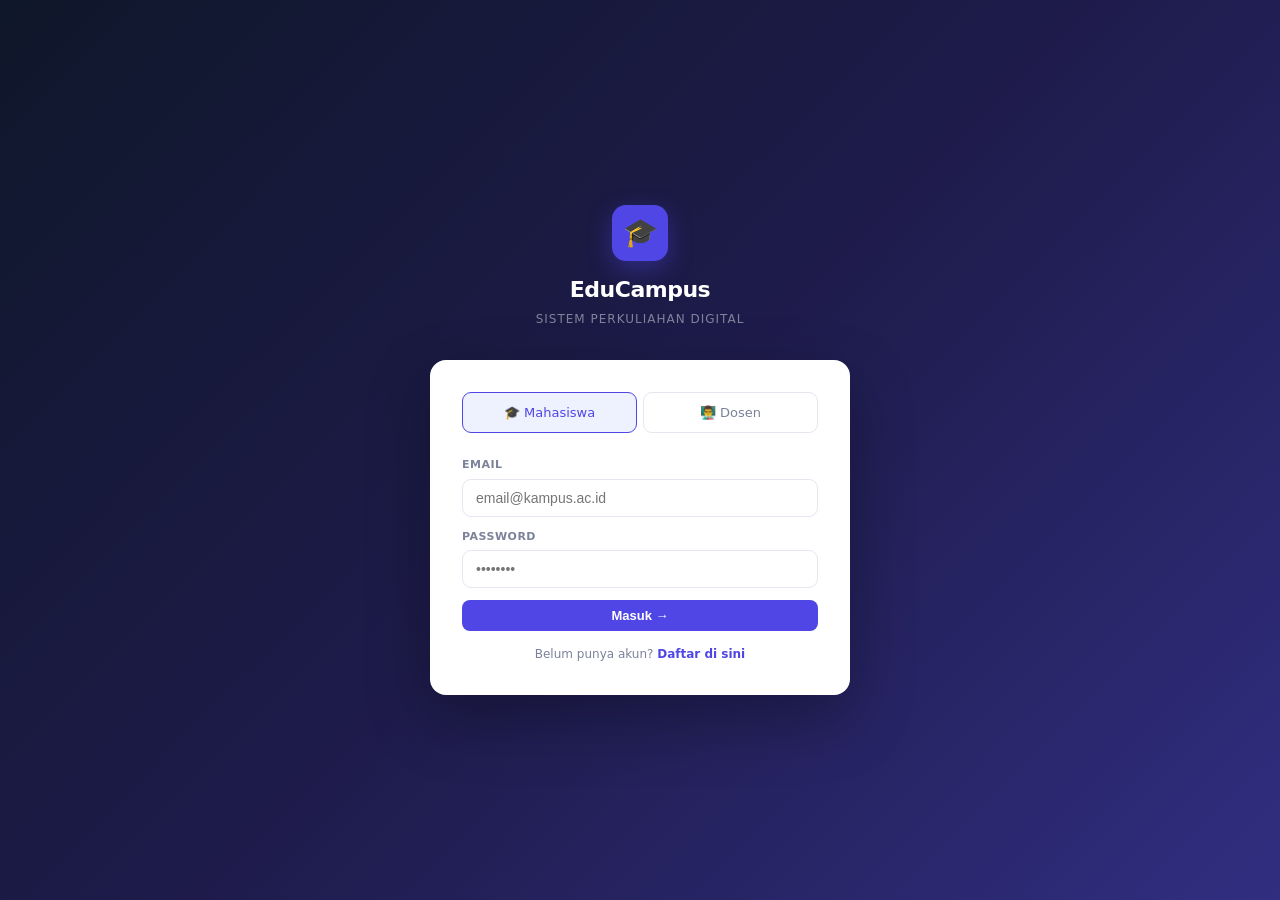
<file: indexx.html>
<!DOCTYPE html>
<html lang="id">
<head>
<meta charset="UTF-8">
<meta name="viewport" content="width=device-width, initial-scale=1.0">
<title>EduCampus</title>
<style>
*{box-sizing:border-box;margin:0;padding:0}
:root{
  --ink:#1a1d27;--ink2:#3d4155;--muted:#7c829a;--border:#e4e7f0;
  --bg:#f5f6fa;--white:#fff;
  --p:#4f46e5;--pd:#3730a3;--pl:#eef2ff;--pm:#6366f1;
  --g:#059669;--gb:#ecfdf5;
  --r:#dc2626;--rb:#fef2f2;
  --a:#d97706;--ab:#fffbeb;
  --b:#2563eb;--bb:#eff6ff;
  --pu:#7c3aed;--pub:#f5f3ff;
  --side:240px;--top:58px;
}
body{font-family:'Segoe UI',system-ui,sans-serif;background:var(--bg);color:var(--ink);font-size:14px;line-height:1.5;height:100vh;overflow:hidden}

/* LOGIN */
#screen-login{position:fixed;inset:0;background:linear-gradient(135deg,#0f172a 0%,#1e1b4b 50%,#312e81 100%);display:flex;align-items:center;justify-content:center;z-index:100}
.login-wrap{width:420px}
.login-brand{text-align:center;margin-bottom:32px}
.login-brand .ico{width:56px;height:56px;background:var(--p);border-radius:14px;display:inline-flex;align-items:center;justify-content:center;font-size:28px;margin-bottom:12px;box-shadow:0 8px 24px rgba(79,70,229,0.4)}
.login-brand h1{color:#fff;font-size:22px;font-weight:800;letter-spacing:-0.5px}
.login-brand p{color:rgba(255,255,255,0.45);font-size:12px;margin-top:4px;text-transform:uppercase;letter-spacing:1px}
.login-card{background:#fff;border-radius:16px;padding:32px;box-shadow:0 24px 64px rgba(0,0,0,0.3)}
.role-tabs{display:grid;grid-template-columns:1fr 1fr;gap:6px;margin-bottom:24px}
.role-tab{padding:10px;border:1.5px solid var(--border);border-radius:9px;cursor:pointer;text-align:center;font-size:13px;font-weight:500;color:var(--muted);background:#fff;transition:all .15s}
.role-tab.on{border-color:var(--p);background:var(--pl);color:var(--p)}
.lbl{display:block;font-size:11px;font-weight:700;color:var(--muted);margin-bottom:5px;text-transform:uppercase;letter-spacing:.5px}
.inp{width:100%;padding:10px 13px;border:1.5px solid var(--border);border-radius:9px;font-size:14px;color:var(--ink);outline:none;margin-bottom:12px;transition:border .15s}
.inp:focus{border-color:var(--p)}
.inp2{display:grid;grid-template-columns:1fr 1fr;gap:10px}
.btn-full{width:100%;padding:12px;background:var(--p);color:#fff;border:none;border-radius:9px;font-size:14px;font-weight:700;cursor:pointer;transition:background .15s}
.btn-full:hover{background:var(--pd)}
.switch-link{text-align:center;font-size:12px;color:var(--muted);margin-top:14px;cursor:pointer}
.switch-link span{color:var(--p);font-weight:600}
.msg-err{background:var(--rb);color:var(--r);border-radius:8px;padding:9px 12px;font-size:13px;margin-bottom:12px;display:none}
.msg-ok{background:var(--gb);color:var(--g);border-radius:8px;padding:9px 12px;font-size:13px;margin-bottom:12px;display:none}

/* SETUP */
#screen-setup{position:fixed;inset:0;background:linear-gradient(135deg,#0f172a,#1e1b4b);display:none;align-items:center;justify-content:center;z-index:99}
.setup-card{background:#fff;border-radius:16px;padding:32px;width:440px;box-shadow:0 24px 64px rgba(0,0,0,.3)}
.setup-step{display:flex;gap:10px;margin-bottom:10px;font-size:13px;color:var(--ink2);align-items:flex-start}
.step-n{width:20px;height:20px;border-radius:50%;background:var(--p);color:#fff;font-size:11px;font-weight:700;display:flex;align-items:center;justify-content:center;flex-shrink:0;margin-top:1px}
.setup-card code{background:var(--bg);padding:2px 7px;border-radius:5px;font-size:12px;color:var(--p);border:1px solid var(--border)}
.cfg-inp{width:100%;padding:10px 13px;border:1.5px solid var(--border);border-radius:9px;font-size:12px;font-family:monospace;color:var(--ink);outline:none;margin-top:6px}
.cfg-inp:focus{border-color:var(--p)}

/* APP */
#app{display:none;height:100vh;flex-direction:row}
.sidebar{width:var(--side);background:var(--ink);display:flex;flex-direction:column;height:100vh;flex-shrink:0}
.sb-top{padding:14px;border-bottom:1px solid rgba(255,255,255,.06)}
.sb-logo{display:flex;align-items:center;gap:10px}
.sb-ico{width:32px;height:32px;background:var(--p);border-radius:8px;display:flex;align-items:center;justify-content:center;font-size:16px}
.sb-name{color:#fff;font-weight:700;font-size:13px}
.sb-sub{color:rgba(255,255,255,.3);font-size:10px}
.sb-user{padding:10px 14px;border-bottom:1px solid rgba(255,255,255,.06);display:flex;align-items:center;gap:9px}
.sb-av{width:32px;height:32px;border-radius:50%;background:var(--pm);display:flex;align-items:center;justify-content:center;color:#fff;font-weight:700;font-size:11px;flex-shrink:0}
.sb-uname{color:#fff;font-size:12px;font-weight:500;white-space:nowrap;overflow:hidden;text-overflow:ellipsis}
.sb-urole{color:rgba(255,255,255,.35);font-size:10px}
.sb-nav{flex:1;overflow-y:auto;padding:6px 0}
.nav-sec{padding:10px 16px 3px;color:rgba(255,255,255,.25);font-size:10px;font-weight:700;letter-spacing:1px;text-transform:uppercase}
.nav-item{display:flex;align-items:center;gap:9px;padding:8px 10px;border-radius:8px;cursor:pointer;color:rgba(255,255,255,.45);margin:1px 6px;font-size:13px;transition:all .15s}
.nav-item:hover{background:rgba(255,255,255,.06);color:rgba(255,255,255,.85)}
.nav-item.on{background:var(--p);color:#fff;font-weight:600}
.nav-ico{font-size:15px;width:20px;text-align:center}
.sb-bottom{padding:8px 6px;border-top:1px solid rgba(255,255,255,.06)}
.main{flex:1;display:flex;flex-direction:column;overflow:hidden;min-width:0}
.topbar{height:var(--top);background:#fff;border-bottom:1px solid var(--border);display:flex;align-items:center;padding:0 22px;gap:10px;flex-shrink:0}
.page-title{font-size:15px;font-weight:700;flex:1;color:var(--ink)}
.content{flex:1;overflow-y:auto;padding:22px}

/* CARDS */
.stats-grid{display:grid;grid-template-columns:repeat(4,1fr);gap:12px;margin-bottom:18px}
.stat-card{background:#fff;border:1px solid var(--border);border-radius:10px;padding:16px}
.stat-ico{width:36px;height:36px;border-radius:9px;display:flex;align-items:center;justify-content:center;font-size:17px;margin-bottom:10px}
.stat-lbl{font-size:11px;color:var(--muted);font-weight:700;text-transform:uppercase;letter-spacing:.4px;margin-bottom:4px}
.stat-val{font-size:26px;font-weight:800;color:var(--ink);letter-spacing:-1px}
.stat-sub{font-size:11px;color:var(--muted);margin-top:3px}
.card{background:#fff;border:1px solid var(--border);border-radius:10px;overflow:hidden;margin-bottom:14px}
.card-hd{padding:13px 16px;border-bottom:1px solid var(--border);display:flex;align-items:center;justify-content:space-between;gap:8px;flex-wrap:wrap}
.card-title{font-size:13px;font-weight:700;color:var(--ink)}
.row2{display:grid;grid-template-columns:1fr 1fr;gap:14px;margin-bottom:14px}

/* TABLE */
.tbl{width:100%;border-collapse:collapse;font-size:13px}
.tbl th{padding:9px 14px;text-align:left;font-size:10px;font-weight:700;color:var(--muted);text-transform:uppercase;letter-spacing:.5px;border-bottom:1px solid var(--border);background:var(--bg)}
.tbl td{padding:10px 14px;border-bottom:1px solid var(--border);vertical-align:middle}
.tbl tr:last-child td{border-bottom:none}
.tbl tr:hover td{background:#fafafa}

/* BADGE */
.badge{font-size:10px;font-weight:700;padding:3px 8px;border-radius:20px;display:inline-block}

/* LIST ITEM */
.list-item{display:flex;align-items:center;gap:11px;padding:12px 15px;border-bottom:1px solid var(--border);cursor:pointer;transition:background .1s}
.list-item:last-child{border-bottom:none}
.list-item:hover{background:var(--bg)}
.item-ico{width:36px;height:36px;border-radius:8px;display:flex;align-items:center;justify-content:center;font-size:16px;flex-shrink:0}
.item-info{flex:1;min-width:0}
.item-name{font-size:13px;font-weight:600}
.item-meta{font-size:11px;color:var(--muted);margin-top:2px}

/* PERTEMUAN GRID */
.prt-grid{display:grid;grid-template-columns:repeat(4,1fr);gap:9px;padding:14px}
.prt-card{border:1.5px solid var(--border);border-radius:9px;padding:11px;cursor:pointer;transition:all .15s;position:relative}
.prt-card:hover{border-color:var(--p);background:var(--pl)}
.prt-card.filled{border-color:#a5b4fc;background:#f5f3ff}
.prt-num{font-size:10px;font-weight:700;color:var(--muted);letter-spacing:.5px;text-transform:uppercase}
.prt-topik{font-size:12px;font-weight:500;color:var(--ink);margin-top:3px;white-space:nowrap;overflow:hidden;text-overflow:ellipsis}
.prt-badges{display:flex;gap:3px;margin-top:6px;flex-wrap:wrap}
.prt-b{font-size:9px;font-weight:700;padding:2px 5px;border-radius:5px}

/* DETAIL TABS */
.dtabs{display:flex;gap:3px;background:var(--bg);border:1px solid var(--border);border-radius:9px;padding:4px;margin-bottom:14px}
.dtab{flex:1;padding:8px;text-align:center;border-radius:6px;cursor:pointer;font-size:12px;font-weight:600;color:var(--muted);transition:all .15s}
.dtab.on{background:#fff;color:var(--ink);box-shadow:0 1px 4px rgba(0,0,0,.07)}

/* BUTTONS */
.btn{padding:8px 16px;border-radius:8px;font-size:13px;font-weight:600;cursor:pointer;border:none;transition:all .15s}
.btn-p{background:var(--p);color:#fff}.btn-p:hover{background:var(--pd)}
.btn-g{background:var(--gb);color:var(--g);border:1px solid #a7f3d0}
.btn-r{background:var(--rb);color:var(--r);border:1px solid #fecaca}
.btn-s{background:#fff;color:var(--ink);border:1.5px solid var(--border)}.btn-s:hover{background:var(--bg)}
.btn-sm{padding:5px 11px;font-size:12px;border-radius:7px}
.btn-xs{padding:3px 8px;font-size:11px;border-radius:6px}

/* MODAL */
.modal-bg{position:fixed;inset:0;background:rgba(0,0,0,.45);display:none;align-items:center;justify-content:center;z-index:200}
.modal-bg.open{display:flex}
.modal{background:#fff;border-radius:13px;padding:26px;width:500px;max-height:90vh;overflow-y:auto;box-shadow:0 24px 64px rgba(0,0,0,.2)}
.modal.lg{width:660px}
.modal-title{font-size:15px;font-weight:800;margin-bottom:18px;display:flex;justify-content:space-between;align-items:center}
.modal-x{cursor:pointer;color:var(--muted);font-size:22px;background:none;border:none;line-height:1}
.fg{margin-bottom:12px}
.fg label{display:block;font-size:11px;font-weight:700;color:var(--muted);text-transform:uppercase;letter-spacing:.4px;margin-bottom:5px}
.fi{width:100%;padding:9px 12px;border:1.5px solid var(--border);border-radius:8px;font-size:13px;color:var(--ink);outline:none}
.fi:focus{border-color:var(--p)}
.fi-ta{font-family:inherit;resize:vertical;min-height:68px}
.fr{display:grid;grid-template-columns:1fr 1fr;gap:10px}
.btn-row{display:flex;gap:8px;margin-top:18px;justify-content:flex-end}
.grade-inp{width:65px;padding:5px 8px;border:1px solid var(--border);border-radius:7px;font-size:13px;text-align:center;outline:none}
.grade-inp:focus{border-color:var(--p)}

/* KUIS */
.soal-box{background:var(--bg);border:1px solid var(--border);border-radius:9px;padding:14px;margin-bottom:11px}
.soal-n{font-size:11px;font-weight:700;color:var(--p);text-transform:uppercase;margin-bottom:7px}
.soal-q{font-size:14px;font-weight:600;margin-bottom:11px}
.pilihan-list{display:flex;flex-direction:column;gap:5px}
.pilihan{display:flex;align-items:center;gap:9px;padding:9px 12px;border:1.5px solid var(--border);border-radius:8px;cursor:pointer;font-size:13px;transition:all .15s}
.pilihan:hover{border-color:var(--p);background:var(--pl)}
.pilihan.sel{border-color:var(--p);background:var(--pl);font-weight:600}
.pilihan.ok{border-color:var(--g);background:var(--gb)}
.pilihan.ng{border-color:var(--r);background:var(--rb)}
.pil-k{width:22px;height:22px;border-radius:50%;background:var(--border);font-size:11px;font-weight:700;display:flex;align-items:center;justify-content:center;flex-shrink:0}
.essay-ta{width:100%;padding:10px 12px;border:1.5px solid var(--border);border-radius:8px;font-size:13px;font-family:inherit;resize:vertical;min-height:80px;outline:none}
.essay-ta:focus{border-color:var(--p)}
.timer-box{background:var(--ab);border:1px solid #fde68a;border-radius:8px;padding:9px 15px;font-weight:700;color:var(--a);font-size:14px}

/* ABSENSI */
.abs-status{display:flex;gap:5px}
.abs-btn{padding:5px 10px;border-radius:7px;font-size:11px;font-weight:700;cursor:pointer;border:1.5px solid var(--border);background:#fff;color:var(--muted);transition:all .15s}
.abs-btn.hadir.on{border-color:var(--g);background:var(--gb);color:var(--g)}
.abs-btn.izin.on{border-color:var(--b);background:var(--bb);color:var(--b)}
.abs-btn.sakit.on{border-color:var(--a);background:var(--ab);color:var(--a)}
.abs-btn.alpha.on{border-color:var(--r);background:var(--rb);color:var(--r)}

/* UTILS */
.empty{text-align:center;padding:40px 20px;color:var(--muted)}
.empty .emo{font-size:34px;margin-bottom:9px}
.empty h3{font-size:14px;font-weight:600;color:var(--ink);margin-bottom:4px}
.loading{text-align:center;padding:28px;color:var(--muted);font-size:13px}
.toast{position:fixed;bottom:22px;right:22px;background:var(--ink);color:#fff;padding:11px 17px;border-radius:9px;font-size:13px;font-weight:600;z-index:999;opacity:0;transform:translateY(8px);transition:all .2s;pointer-events:none}
.toast.show{opacity:1;transform:translateY(0)}
.breadcrumb{display:flex;align-items:center;gap:5px;font-size:12px;color:var(--muted);margin-bottom:14px;flex-wrap:wrap}
.breadcrumb .link{cursor:pointer;color:var(--p)}.breadcrumb .link:hover{text-decoration:underline}
.notif-item{padding:13px 15px;border-bottom:1px solid var(--border);display:flex;gap:11px}
.notif-item:last-child{border-bottom:none}
.notif-dot{width:8px;height:8px;border-radius:50%;background:var(--p);flex-shrink:0;margin-top:5px}
.grade-pill{display:inline-flex;padding:3px 10px;border-radius:20px;font-weight:700;font-size:12px}
.divider{height:1px;background:var(--border);margin:14px 0}
.info-row{display:flex;justify-content:space-between;align-items:center;padding:9px 0;border-bottom:1px solid var(--border)}
.info-row:last-child{border-bottom:none}
.il{font-size:12px;color:var(--muted)}.iv{font-size:13px;font-weight:600}

@media(max-width:768px){
  .sidebar{width:200px}.stats-grid{grid-template-columns:1fr 1fr}.prt-grid{grid-template-columns:repeat(3,1fr)}
}
</style>
</head>
<body>

<!-- SETUP -->
<div id="screen-setup" style="display:flex">
  <div class="setup-card">
    <div style="font-size:26px;margin-bottom:10px">⚙️</div>
    <div style="font-size:17px;font-weight:800;margin-bottom:5px">Hubungkan ke Google Apps Script</div>
    <div style="font-size:12px;color:var(--muted);margin-bottom:18px">Lakukan sekali saja — tersimpan di browser.</div>
    <div class="setup-step"><div class="step-n">1</div><span>Deploy <code>Code.gs</code> sebagai <strong>Web App</strong> dengan akses <strong>Anyone</strong></span></div>
    <div class="setup-step"><div class="step-n">2</div><span>Salin <strong>Deployment URL</strong>-nya</span></div>
    <div class="setup-step"><div class="step-n">3</div><span>Edit <code>CONFIG</code> di <code>Code.gs</code> sesuai data dosen & mata kuliah</span></div>
    <label class="lbl" style="margin-top:14px">URL Deployment (doPost)</label>
    <input class="cfg-inp" id="gasUrl" placeholder="https://script.google.com/macros/s/AKfy.../exec">
    <div id="setupErr" style="color:var(--r);font-size:12px;margin-top:8px;display:none"></div>
    <button class="btn btn-p" style="width:100%;margin-top:14px" onclick="saveSetup()">Simpan & Mulai →</button>
  </div>
</div>

<!-- LOGIN -->
<div id="screen-login" style="display:none">
  <div class="login-wrap">
    <div class="login-brand">
      <div class="ico">🎓</div>
      <h1 id="loginTitle">EduCampus</h1>
      <p id="loginSub">Sistem Perkuliahan Digital</p>
    </div>
    <div class="login-card">
      <div class="role-tabs">
        <div class="role-tab on" id="tabM" onclick="setRole('mahasiswa')">🎓 Mahasiswa</div>
        <div class="role-tab" id="tabD" onclick="setRole('dosen')">👨‍🏫 Dosen</div>
      </div>
      <div class="msg-err" id="authErr"></div>
      <div class="msg-ok" id="authOk"></div>
      <div id="fLogin">
        <label class="lbl">Email</label>
        <input class="inp" type="email" id="lEmail" placeholder="email@kampus.ac.id">
        <label class="lbl">Password</label>
        <input class="inp" type="password" id="lPass" placeholder="••••••••" onkeydown="if(event.key==='Enter')doLogin()">
        <button class="btn btn-p" style="width:100%" onclick="doLogin()">Masuk →</button>
        <div class="switch-link" id="switchLink" onclick="toggleReg()">Belum punya akun? <span>Daftar di sini</span></div>
      </div>
      <div id="fReg" style="display:none">
        <div class="inp2">
          <div><label class="lbl">Nama Lengkap</label><input class="inp" id="rNama" placeholder="Ahmad Rizki"></div>
          <div><label class="lbl">NIM</label><input class="inp" id="rNim" placeholder="2021010001"></div>
        </div>
        <label class="lbl">Email</label>
        <input class="inp" type="email" id="rEmail" placeholder="email@kampus.ac.id">
        <div class="inp2">
          <div><label class="lbl">Password</label><input class="inp" type="password" id="rPass" placeholder="min. 6 karakter"></div>
          <div><label class="lbl">Semester</label><input class="inp" type="number" id="rSem" placeholder="3" min="1" max="14"></div>
        </div>
        <label class="lbl">Program Studi</label>
        <input class="inp" id="rProdi" placeholder="Teknik Informatika">
        <button class="btn btn-p" style="width:100%" onclick="doRegister()">Buat Akun →</button>
        <div class="switch-link" onclick="toggleReg()">Sudah punya akun? <span>Masuk</span></div>
      </div>
    </div>
  </div>
</div>

<!-- APP -->
<div id="app" style="display:none;height:100vh;flex-direction:row">
  <aside class="sidebar">
    <div class="sb-top">
      <div class="sb-logo">
        <div class="sb-ico">🎓</div>
        <div><div class="sb-name">EduCampus</div><div class="sb-sub">PERKULIAHAN DIGITAL</div></div>
      </div>
    </div>
    <div class="sb-user">
      <div class="sb-av" id="sbAv">?</div>
      <div style="min-width:0"><div class="sb-uname" id="sbName">...</div><div class="sb-urole" id="sbRole"></div></div>
    </div>
    <div class="sb-nav" id="navMenu"></div>
    <div class="sb-bottom">
      <div class="nav-item" onclick="doLogout()"><span class="nav-ico">🚪</span>Keluar</div>
    </div>
  </aside>
  <div class="main">
    <header class="topbar">
      <div class="page-title" id="pageTitle">Dashboard</div>
      <div id="topActions" style="display:flex;gap:8px;align-items:center"></div>
    </header>
    <div class="content" id="content"><div class="loading">⏳ Memuat...</div></div>
  </div>
</div>

<div class="modal-bg" id="modalBg">
  <div class="modal" id="modalBox"></div>
</div>
<div class="toast" id="toast"></div>

<script>
// ═══════════════════════════════════════════════════════════════
// STATE
// ═══════════════════════════════════════════════════════════════
let GAS_URL = '', user = null, config = {}, _prt = null;
let _kuisTimer = null, _kuisJawaban = {};

// ═══════════════════════════════════════════════════════════════
// SETUP
// ═══════════════════════════════════════════════════════════════
window.onload = () => {
  GAS_URL = localStorage.getItem('ec_gas_url') || '';
  if (GAS_URL) startLogin();
  else document.getElementById('screen-setup').style.display = 'flex';
};

async function saveSetup() {
  const url = document.getElementById('gasUrl').value.trim();
  const err = document.getElementById('setupErr');
  if (!url || !url.includes('script.google.com')) { err.textContent = 'URL tidak valid'; err.style.display = 'block'; return; }
  err.style.display = 'none';
  localStorage.setItem('ec_gas_url', url);
  GAS_URL = url;
  startLogin();
}

async function startLogin() {
  document.getElementById('screen-setup').style.display = 'none';
  document.getElementById('screen-login').style.display = 'flex';
  try {
    const r = await api({ action: 'getConfig' });
    if (r.ok) {
      config = r.config;
      document.getElementById('loginTitle').textContent = config.NAMA_MATKUL || 'EduCampus';
      document.getElementById('loginSub').textContent = config.KODE_MATKUL + ' · ' + (config.SEMESTER || '');
    }
  } catch(e) {}
}

// ═══════════════════════════════════════════════════════════════
// AUTH
// ═══════════════════════════════════════════════════════════════
let authRole = 'mahasiswa', showReg = false;

function setRole(r) {
  authRole = r;
  document.getElementById('tabM').classList.toggle('on', r === 'mahasiswa');
  document.getElementById('tabD').classList.toggle('on', r === 'dosen');
  document.getElementById('switchLink').style.display = r === 'mahasiswa' ? 'block' : 'none';
  clearMsg();
}

function toggleReg() {
  showReg = !showReg;
  document.getElementById('fLogin').style.display = showReg ? 'none' : 'block';
  document.getElementById('fReg').style.display = showReg ? 'block' : 'none';
  clearMsg();
}

function clearMsg() { ['authErr','authOk'].forEach(id => { const e=document.getElementById(id); e.style.display='none'; }); }
function showErr(m) { const e=document.getElementById('authErr'); e.textContent=m; e.style.display='block'; }
function showOk(m) { const e=document.getElementById('authOk'); e.textContent=m; e.style.display='block'; }

async function doLogin() {
  clearMsg();
  const email = document.getElementById('lEmail').value.trim();
  const password = document.getElementById('lPass').value;
  if (!email || !password) { showErr('Isi email dan password'); return; }
  const r = await api({ action: 'login', email, password });
  if (!r.ok) { showErr(r.msg); return; }
  if (r.user.role !== authRole) { showErr('Role tidak sesuai. Pilih tab yang benar.'); return; }
  startApp(r.user);
}

async function doRegister() {
  clearMsg();
  const nama = document.getElementById('rNama').value.trim();
  const nim = document.getElementById('rNim').value.trim();
  const email = document.getElementById('rEmail').value.trim();
  const password = document.getElementById('rPass').value;
  const semester = document.getElementById('rSem').value;
  const prodi = document.getElementById('rProdi').value.trim();
  if (!nama || !nim || !email || !password) { showErr('Semua field wajib diisi'); return; }
  if (password.length < 6) { showErr('Password minimal 6 karakter'); return; }
  const r = await api({ action: 'register', nama, nim, email, password, semester, prodi });
  if (!r.ok) { showErr(r.msg); return; }
  showOk('Akun berhasil dibuat! Silakan login.');
  toggleReg();
}

async function doLogout() {
  user = null;
  document.getElementById('app').style.display = 'none';
  document.getElementById('screen-login').style.display = 'flex';
  document.getElementById('lEmail').value = '';
  document.getElementById('lPass').value = '';
}

// ═══════════════════════════════════════════════════════════════
// APP SHELL
// ═══════════════════════════════════════════════════════════════
function startApp(u) {
  user = u;
  document.getElementById('screen-login').style.display = 'none';
  const initials = u.nama.split(' ').slice(0,2).map(w=>w[0]).join('').toUpperCase();
  document.getElementById('sbAv').textContent = initials;
  document.getElementById('sbName').textContent = u.nama;
  document.getElementById('sbRole').textContent = u.role === 'dosen' ? '👨‍🏫 Dosen' : '🎓 NIM ' + (u.nim || '-');
  buildNav();
  document.getElementById('app').style.display = 'flex';
  go('dashboard');
}

function buildNav() {
  const dsn = [
    {p:'dashboard',i:'🏠',l:'Dashboard'},
    {p:'pertemuan',i:'📅',l:'Pertemuan'},
    {p:'mahasiswa',i:'👥',l:'Mahasiswa'},
    {p:'nilai_dsn',i:'✏️',l:'Input Nilai'},
    {p:'notifikasi',i:'🔔',l:'Notifikasi'},
    {p:'profil',i:'👤',l:'Profil'},
  ];
  const mhs = [
    {p:'dashboard',i:'🏠',l:'Dashboard'},
    {p:'pertemuan',i:'📅',l:'Pertemuan'},
    {p:'absensi_mhs',i:'✋',l:'Absensi Saya'},
    {p:'nilai_mhs',i:'📊',l:'Nilai Saya'},
    {p:'notifikasi',i:'🔔',l:'Notifikasi'},
    {p:'profil',i:'👤',l:'Profil'},
  ];
  const nav = user.role === 'dosen' ? dsn : mhs;
  document.getElementById('navMenu').innerHTML =
    '<div class="nav-sec">Menu</div>' +
    nav.map(n => `<div class="nav-item" id="nav-${n.p}" onclick="go('${n.p}')"><span class="nav-ico">${n.i}</span>${n.l}</div>`).join('');
}

const TITLES = {
  dashboard:'Dashboard', pertemuan:'Pertemuan', mahasiswa:'Data Mahasiswa',
  nilai_dsn:'Input Nilai', notifikasi:'Notifikasi', profil:'Profil Saya',
  absensi_mhs:'Absensi Saya', nilai_mhs:'Nilai Saya',
};

function go(page, params = {}) {
  document.querySelectorAll('.nav-item').forEach(n => n.classList.remove('on'));
  document.getElementById('nav-'+page)?.classList.add('on');
  document.getElementById('pageTitle').textContent = TITLES[page] || page;
  document.getElementById('topActions').innerHTML = '';
  setContent('<div class="loading">⏳ Memuat data...</div>');
  const map = {
    dashboard: renderDashboard,
    pertemuan: renderPertemuan,
    mahasiswa: renderMahasiswa,
    nilai_dsn: renderNilaiDsn,
    notifikasi: renderNotifikasi,
    profil: renderProfil,
    absensi_mhs: renderAbsensiMhs,
    nilai_mhs: renderNilaiMhs,
  };
  if (map[page]) map[page](params);
  else setContent('<div class="empty"><div class="emo">🚧</div><h3>Segera Hadir</h3></div>');
}

function setContent(h) { document.getElementById('content').innerHTML = h; }

// ═══════════════════════════════════════════════════════════════
// DASHBOARD
// ═══════════════════════════════════════════════════════════════
async function renderDashboard() {
  const r = await api({ action: 'getDashboard', userId: user.id, role: user.role });
  if (!r.ok) return;
  const d = r.dashboard;
  if (user.role === 'dosen') {
    const notifHtml = d.notifs?.length ? d.notifs.map(n => `
      <div class="notif-item">
        <div class="notif-dot"></div>
        <div><div style="font-size:13px;font-weight:600">${n.judul}</div>
        <div style="font-size:11px;color:var(--muted);margin-top:1px">${fDate(n.created_at)}</div>
        ${n.isi ? `<div style="font-size:12px;margin-top:4px">${n.isi}</div>` : ''}</div>
      </div>`).join('') : '<div style="padding:14px 15px;font-size:12px;color:var(--muted)">Belum ada notifikasi</div>';
    const tugasHtml = d.tugas_stats?.length ? `<table class="tbl"><thead><tr><th>Tugas</th><th>Dikumpul</th><th>Belum Dinilai</th></tr></thead><tbody>
      ${d.tugas_stats.map(t=>`<tr><td>${t.judul}</td><td>${t.total_submit}</td>
      <td>${t.belum_nilai > 0 ? `<span class="badge" style="background:var(--ab);color:var(--a)">${t.belum_nilai}</span>` : '—'}</td></tr>`).join('')}
      </tbody></table>` : '<div style="padding:14px 15px;font-size:12px;color:var(--muted)">Belum ada tugas</div>';
    setContent(`
      <div class="stats-grid">
        <div class="stat-card"><div class="stat-ico" style="background:var(--pl)">👥</div><div class="stat-lbl">Total Mahasiswa</div><div class="stat-val">${d.total_mhs}</div><div class="stat-sub">Terdaftar</div></div>
        <div class="stat-card"><div class="stat-ico" style="background:#ecfdf5">📅</div><div class="stat-lbl">Pertemuan Aktif</div><div class="stat-val">${d.total_prt}</div><div class="stat-sub">dari 16</div></div>
        <div class="stat-card"><div class="stat-ico" style="background:var(--ab)">📚</div><div class="stat-lbl">Mata Kuliah</div><div class="stat-val" style="font-size:16px">${config.NAMA_MATKUL||'-'}</div><div class="stat-sub">${config.SKS||0} SKS</div></div>
        <div class="stat-card"><div class="stat-ico" style="background:#eff6ff">🏫</div><div class="stat-lbl">Jadwal</div><div class="stat-val" style="font-size:13px">${config.JADWAL||'-'}</div><div class="stat-sub">${config.RUANG||''}</div></div>
      </div>
      <div class="row2">
        <div class="card"><div class="card-hd"><div class="card-title">📝 Rekap Tugas Terbaru</div><button class="btn btn-p btn-sm" onclick="go('pertemuan')">Ke Pertemuan →</button></div>${tugasHtml}</div>
        <div class="card"><div class="card-hd"><div class="card-title">🔔 Notifikasi Terbaru</div><button class="btn btn-s btn-sm" onclick="go('notifikasi')">Semua →</button></div>${notifHtml}</div>
      </div>`);
  } else {
    const pct = d.total_absensi > 0 ? Math.round((d.hadir / d.total_absensi) * 100) : 0;
    const notifHtml = d.notifs?.length ? d.notifs.map(n => `
      <div class="notif-item">
        <div class="notif-dot"></div>
        <div><div style="font-size:13px;font-weight:600">${n.judul}</div>
        <div style="font-size:11px;color:var(--muted)">${fDate(n.created_at)}</div>
        ${n.isi ? `<div style="font-size:12px;margin-top:4px">${n.isi}</div>` : ''}</div>
      </div>`).join('') : '<div style="padding:14px 15px;font-size:12px;color:var(--muted)">Belum ada notifikasi</div>';
    const n = d.nilai || {};
    setContent(`
      <div class="stats-grid">
        <div class="stat-card"><div class="stat-ico" style="background:var(--pl)">✋</div><div class="stat-lbl">Kehadiran</div><div class="stat-val">${d.hadir}/${d.total_absensi}</div><div class="stat-sub">${pct}% hadir</div></div>
        <div class="stat-card"><div class="stat-ico" style="background:#ecfdf5">📝</div><div class="stat-lbl">Tugas Dikumpul</div><div class="stat-val">${d.tugas_dikumpul}/${d.total_tugas}</div><div class="stat-sub">tugas</div></div>
        <div class="stat-card"><div class="stat-ico" style="background:var(--ab)">🏆</div><div class="stat-lbl">Nilai Akhir</div><div class="stat-val">${n.nilai_akhir||'-'}</div><div class="stat-sub">${n.huruf||''}</div></div>
        <div class="stat-card"><div class="stat-ico" style="background:#eff6ff">📅</div><div class="stat-lbl">Pertemuan</div><div class="stat-val">${d.total_prt}</div><div class="stat-sub">sudah ada materi</div></div>
      </div>
      <div class="row2">
        <div class="card">
          <div class="card-hd"><div class="card-title">📊 Rekap Nilai Komponen</div></div>
          <div style="padding:12px 15px">
            <div class="info-row"><span class="il">UTS</span><span class="iv">${n.uts||'—'}</span></div>
            <div class="info-row"><span class="il">UAS</span><span class="iv">${n.uas||'—'}</span></div>
            <div class="info-row"><span class="il">Tugas (rata-rata)</span><span class="iv">${n.tugas_rata||'—'}</span></div>
            <div class="info-row"><span class="il">Kuis (rata-rata)</span><span class="iv">${n.kuis_rata||'—'}</span></div>
            <div class="info-row"><span class="il" style="font-weight:700">Nilai Akhir</span><span class="iv" style="color:var(--p);font-size:16px;font-weight:800">${n.nilai_akhir||'—'} ${n.huruf?'('+n.huruf+')':''}</span></div>
          </div>
        </div>
        <div class="card"><div class="card-hd"><div class="card-title">🔔 Notifikasi</div><button class="btn btn-s btn-sm" onclick="go('notifikasi')">Semua →</button></div>${notifHtml}</div>
      </div>`);
  }
}

// ═══════════════════════════════════════════════════════════════
// PERTEMUAN
// ═══════════════════════════════════════════════════════════════
async function renderPertemuan() {
  const r = await api({ action: 'getPertemuan' });
  if (!r.ok) return;
  const prts = r.pertemuan;
  const isDsn = user.role === 'dosen';
  setContent(`
    <div style="margin-bottom:10px;display:flex;justify-content:space-between;align-items:center">
      <div style="font-size:11px;font-weight:700;color:var(--muted);text-transform:uppercase;letter-spacing:.5px">16 Pertemuan · ${config.NAMA_MATKUL||''}</div>
    </div>
    <div class="prt-grid">
      ${prts.map(p => {
        const has = p.jumlah_materi > 0 || p.jumlah_tugas > 0 || p.jumlah_kuis > 0;
        return `<div class="prt-card ${has?'filled':''}" onclick="bukaPrt(${JSON.stringify(p).replace(/"/g,'&quot;')})">
          <div class="prt-num">Pertemuan ${p.pertemuan_ke}</div>
          <div class="prt-topik">${p.topik || '—'}</div>
          ${p.tanggal ? `<div style="font-size:10px;color:var(--muted);margin-top:2px">${p.tanggal}</div>` : ''}
          <div class="prt-badges">
            ${p.jumlah_materi > 0 ? `<span class="prt-b" style="background:var(--bb);color:var(--b)">📄 ${p.jumlah_materi}</span>` : ''}
            ${p.jumlah_tugas > 0 ? `<span class="prt-b" style="background:var(--ab);color:var(--a)">📝 ${p.jumlah_tugas}</span>` : ''}
            ${p.jumlah_kuis > 0 ? `<span class="prt-b" style="background:var(--pub);color:var(--pu)">❓ ${p.jumlah_kuis}</span>` : ''}
            ${p.jumlah_absensi > 0 ? `<span class="prt-b" style="background:var(--gb);color:var(--g)">✋ ${p.jumlah_absensi}</span>` : ''}
          </div>
        </div>`;}).join('')}
    </div>`);
}

function bukaPrt(p) {
  _prt = p;
  document.getElementById('pageTitle').textContent = `Pertemuan ${p.pertemuan_ke}`;
  renderPrtDetail(p, 'materi');
}

function renderPrtDetail(p, tab) {
  const isDsn = user.role === 'dosen';
  const tabs = ['materi','tugas','kuis','absensi'];
  const tLabel = { materi:'📄 Materi', tugas:'📝 Tugas', kuis:'❓ Kuis', absensi:'✋ Absensi' };
  setContent(`
    <div class="breadcrumb">
      <span class="link" onclick="go('pertemuan')">← Pertemuan</span>
      <span>/ Pertemuan ${p.pertemuan_ke}</span>
      ${p.topik ? `<span>— ${p.topik}</span>` : ''}
    </div>
    <div class="card" style="margin-bottom:12px">
      <div class="card-hd">
        <div>
          <div style="font-size:14px;font-weight:800">Pertemuan ${p.pertemuan_ke}${p.topik ? ' — ' + p.topik : ''}</div>
          ${p.tanggal ? `<div style="font-size:11px;color:var(--muted);margin-top:2px">📅 ${p.tanggal}</div>` : ''}
          ${p.keterangan ? `<div style="font-size:12px;color:var(--muted);margin-top:2px">${p.keterangan}</div>` : ''}
        </div>
        ${isDsn ? `<button class="btn btn-s btn-sm" onclick="modalEditTopik('${p.id}','${esc(p.topik||'')}','${p.tanggal||''}','${esc(p.keterangan||'')}')">✏️ Edit Info</button>` : ''}
      </div>
    </div>
    <div class="dtabs">
      ${tabs.map(t => `<div class="dtab ${t===tab?'on':''}" onclick="switchTab('${t}')">${tLabel[t]}</div>`).join('')}
    </div>
    <div id="tabContent"><div class="loading">⏳</div></div>`);
  loadTab(tab);
}

function switchTab(tab) {
  document.querySelectorAll('.dtab').forEach(t => t.classList.remove('on'));
  event.target.classList.add('on');
  document.getElementById('tabContent').innerHTML = '<div class="loading">⏳</div>';
  loadTab(tab);
}

function loadTab(tab) {
  if (!_prt) return;
  if (tab === 'materi') loadMateri();
  else if (tab === 'tugas') loadTugas();
  else if (tab === 'kuis') loadKuis();
  else if (tab === 'absensi') loadAbsensi();
}

// ── MATERI ──────────────────────────────────────────────────────
async function loadMateri() {
  const isDsn = user.role === 'dosen';
  const r = await api({ action: 'getMateri', prtId: _prt.id });
  const list = r.materi || [];
  const addBtn = isDsn ? `<div style="margin-bottom:10px;text-align:right"><button class="btn btn-p btn-sm" onclick="modalAddMateri()">+ Tambah Materi</button></div>` : '';
  const html = !list.length
    ? `<div class="card"><div class="empty"><div class="emo">📄</div><h3>Belum ada materi</h3><p>${isDsn?'Klik "+ Tambah Materi"':'Dosen belum mengunggah materi'}</p></div></div>`
    : `<div class="card">${list.map(m => `
      <div style="display:flex;align-items:start;gap:12px;padding:13px 15px;border-bottom:1px solid var(--border)">
        <div class="item-ico" style="background:${m.tipe==='link'?'var(--gb)':m.tipe==='video'?'var(--pub)':'var(--bb)'}">
          ${m.tipe==='link'?'🔗':m.tipe==='video'?'🎬':'📄'}
        </div>
        <div style="flex:1;min-width:0">
          <div style="font-size:13px;font-weight:600">${m.judul}</div>
          ${m.deskripsi ? `<div style="font-size:11px;color:var(--muted);margin-top:2px">${m.deskripsi}</div>` : ''}
          ${m.tipe === 'teks' && m.konten ? `<div style="font-size:12px;background:var(--bg);border-radius:7px;padding:10px;margin-top:8px;line-height:1.6">${m.konten}</div>` : ''}
          ${m.tipe === 'link' && m.konten ? `<a href="${m.konten}" target="_blank" class="btn btn-g btn-xs" style="display:inline-block;margin-top:6px;text-decoration:none">🔗 Buka Link</a>` : ''}
          ${m.file_url ? `<a href="${m.file_url}" target="_blank" class="btn btn-p btn-xs" style="display:inline-block;margin-top:6px;text-decoration:none">⬇ Unduh File</a>` : ''}
        </div>
        ${isDsn ? `<button class="btn btn-r btn-xs" onclick="deleteMateri('${m.id}')">Hapus</button>` : ''}
      </div>`).join('')}</div>`;
  document.getElementById('tabContent').innerHTML = addBtn + html;
}

function modalAddMateri() {
  openModal('Tambah Materi', `
    <div class="fg"><label>Judul Materi</label><input class="fi" id="m_jd" placeholder="Pengantar..."></div>
    <div class="fg"><label>Deskripsi</label><textarea class="fi fi-ta" id="m_ds" placeholder="Deskripsi singkat..."></textarea></div>
    <div class="fg"><label>Tipe Konten</label>
      <select class="fi" id="m_tp" onchange="toggleMateriType()">
        <option value="teks">📝 Teks / Catatan</option>
        <option value="link">🔗 Link URL</option>
        <option value="file">📎 File (URL eksternal)</option>
        <option value="video">🎬 Video (URL YouTube/dll)</option>
      </select>
    </div>
    <div class="fg" id="m_konten_wrap"><label id="m_konten_lbl">Konten</label>
      <textarea class="fi fi-ta" id="m_kt" placeholder="Tulis materi di sini..."></textarea>
    </div>
    <div class="btn-row">
      <button class="btn btn-s" onclick="closeModal()">Batal</button>
      <button class="btn btn-p" onclick="saveMateri()">Simpan</button>
    </div>`);
}

function toggleMateriType() {
  const tp = document.getElementById('m_tp').value;
  const lbl = document.getElementById('m_konten_lbl');
  const ta = document.getElementById('m_kt');
  if (tp === 'teks') { lbl.textContent = 'Isi Materi / Catatan'; ta.placeholder = 'Tulis materi di sini...'; }
  else if (tp === 'link') { lbl.textContent = 'URL Link'; ta.placeholder = 'https://...'; }
  else if (tp === 'file') { lbl.textContent = 'URL File (Google Drive, dll)'; ta.placeholder = 'https://drive.google.com/...'; }
  else if (tp === 'video') { lbl.textContent = 'URL Video'; ta.placeholder = 'https://youtube.com/watch?v=...'; }
}

async function saveMateri() {
  const judul = v('m_jd'), deskripsi = v('m_ds'), tipe = v('m_tp'), konten = v('m_kt');
  if (!judul) { toast('❌ Judul wajib diisi'); return; }
  const r = await api({ action: 'addMateri', prtId: _prt.id, judul, deskripsi, tipe, konten, fileUrl: '' });
  if (!r.ok) { toast('❌ ' + r.msg); return; }
  closeModal(); toast('✅ Materi ditambahkan!');
  loadMateri();
}

async function deleteMateri(id) {
  if (!confirm('Hapus materi ini?')) return;
  await api({ action: 'deleteMateri', id });
  toast('🗑️ Dihapus'); loadMateri();
}

// ── TUGAS ──────────────────────────────────────────────────────
async function loadTugas() {
  const isDsn = user.role === 'dosen';
  const r = await api({ action: 'getTugas', prtId: _prt.id });
  const list = r.tugas || [];
  const addBtn = isDsn ? `<div style="margin-bottom:10px;text-align:right"><button class="btn btn-p btn-sm" onclick="modalAddTugas()">+ Tambah Tugas</button></div>` : '';
  const html = !list.length
    ? `<div class="card"><div class="empty"><div class="emo">📝</div><h3>Belum ada tugas</h3></div></div>`
    : `<div class="card">${list.map(t => {
        const over = t.deadline && new Date(t.deadline) < new Date();
        return `<div class="list-item" onclick="${isDsn ? `modalSubmisiTugas('${t.id}','${esc(t.judul)}')` : `modalSubmitTugas('${t.id}','${esc(t.judul)}')`}">
          <div class="item-ico" style="background:${over?'var(--rb)':'var(--ab)'}">📝</div>
          <div class="item-info">
            <div class="item-name">${t.judul}</div>
            <div class="item-meta">${t.deadline?'Deadline: '+fDate(t.deadline):'Tanpa deadline'} · ${t.poin} poin</div>
            ${t.deskripsi ? `<div style="font-size:11px;color:var(--muted);margin-top:2px">${t.deskripsi}</div>` : ''}
          </div>
          ${isDsn ? `<button class="btn btn-r btn-xs" onclick="event.stopPropagation();deleteTugas('${t.id}')">Hapus</button>` : `<span class="badge" style="background:${over?'var(--rb)':'var(--ab)'};color:${over?'var(--r)':'var(--a)'}">Lihat →</span>`}
        </div>`;}).join('')}</div>`;
  document.getElementById('tabContent').innerHTML = addBtn + html;
}

function modalAddTugas() {
  openModal('Tambah Tugas', `
    <div class="fg"><label>Judul Tugas</label><input class="fi" id="tg_jd" placeholder="Latihan..."></div>
    <div class="fg"><label>Deskripsi / Instruksi</label><textarea class="fi fi-ta" id="tg_ds" placeholder="Kerjakan soal berikut..."></textarea></div>
    <div class="fr">
      <div class="fg"><label>Deadline</label><input class="fi" type="datetime-local" id="tg_dl"></div>
      <div class="fg"><label>Poin Maks</label><input class="fi" type="number" id="tg_pn" value="100"></div>
    </div>
    <div class="fg"><label>URL File Soal (opsional)</label><input class="fi" id="tg_fu" placeholder="https://..."></div>
    <div class="btn-row">
      <button class="btn btn-s" onclick="closeModal()">Batal</button>
      <button class="btn btn-p" onclick="saveTugas()">Simpan</button>
    </div>`);
}

async function saveTugas() {
  const judul = v('tg_jd'), deskripsi = v('tg_ds'), deadline = v('tg_dl'), poin = v('tg_pn'), fileUrl = v('tg_fu');
  if (!judul) { toast('❌ Judul wajib'); return; }
  const r = await api({ action: 'addTugas', prtId: _prt.id, judul, deskripsi, deadline, poin, fileUrl });
  if (!r.ok) { toast('❌ ' + r.msg); return; }
  closeModal(); toast('✅ Tugas ditambahkan!'); loadTugas();
}

async function deleteTugas(id) {
  if (!confirm('Hapus tugas?')) return;
  await api({ action: 'deleteTugas', id });
  toast('🗑️ Dihapus'); loadTugas();
}

async function modalSubmitTugas(tugasId, judul) {
  openModal(`📝 ${judul}`, `
    <div class="fg"><label>URL File Jawaban (Google Drive dll)</label><input class="fi" id="sb_fu" placeholder="https://drive.google.com/..."></div>
    <div class="fg"><label>Catatan untuk Dosen</label><textarea class="fi fi-ta" id="sb_ct" placeholder="Catatan..."></textarea></div>
    <div class="btn-row">
      <button class="btn btn-s" onclick="closeModal()">Batal</button>
      <button class="btn btn-p" onclick="submitTugas('${tugasId}')">Kumpulkan ✓</button>
    </div>`);
}

async function submitTugas(tugasId) {
  const fileUrl = v('sb_fu'), catatan = v('sb_ct');
  const r = await api({ action: 'submitTugas', tugasId, mahasiswaId: user.id, fileUrl, catatan });
  if (!r.ok) { toast('❌ ' + r.msg); return; }
  closeModal(); toast('✅ Tugas dikumpulkan!'); loadTugas();
}

async function modalSubmisiTugas(tugasId, judul) {
  const r = await api({ action: 'getSubmisiTugas', tugasId });
  const list = r.submisi || [];
  openModal(`Submisi: ${judul}`, `
    <div style="font-size:12px;color:var(--muted);margin-bottom:12px">${list.length} pengumpulan</div>
    ${!list.length ? '<div class="empty" style="padding:20px"><div class="emo">📭</div><h3>Belum ada</h3></div>' :
    list.map(s => `<div style="border:1px solid var(--border);border-radius:9px;padding:12px;margin-bottom:8px">
      <div style="display:flex;justify-content:space-between;align-items:start;gap:10px">
        <div>
          <div style="font-size:13px;font-weight:600">${s.mahasiswa_nama}</div>
          <div style="font-size:11px;color:var(--muted)">${s.mahasiswa_nim} · ${fDate(s.submitted_at)}</div>
          ${s.catatan ? `<div style="font-size:12px;margin-top:4px">${s.catatan}</div>` : ''}
          ${s.file_url ? `<a href="${s.file_url}" target="_blank" class="btn btn-s btn-xs" style="display:inline-block;margin-top:6px;text-decoration:none">⬇ File</a>` : ''}
        </div>
        <div style="flex-shrink:0;text-align:right">
          <div style="display:flex;gap:6px;align-items:center">
            <input class="grade-inp" type="number" min="0" max="100" placeholder="Nilai" value="${s.nilai||''}" id="nv_${s.id}">
          </div>
          <input style="width:120px;padding:5px 8px;border:1px solid var(--border);border-radius:7px;font-size:12px;margin-top:4px" placeholder="Feedback..." id="fb_${s.id}" value="${s.feedback||''}">
          <br><button class="btn btn-g btn-xs" style="margin-top:6px" onclick="saveNilaiTugas('${s.id}')">Simpan</button>
        </div>
      </div>
    </div>`).join('')}
    <div class="btn-row"><button class="btn btn-s" onclick="closeModal()">Tutup</button></div>`, 'lg');
}

async function saveNilaiTugas(subId) {
  const nilai = document.getElementById('nv_'+subId)?.value;
  const feedback = document.getElementById('fb_'+subId)?.value;
  if (nilai === '') { toast('❌ Masukkan nilai'); return; }
  const r = await api({ action: 'nilaiTugas', submitId: subId, nilai: parseInt(nilai), feedback });
  if (!r.ok) { toast('❌ Gagal'); return; }
  toast('✅ Nilai disimpan!');
}

// ── KUIS ──────────────────────────────────────────────────────
async function loadKuis() {
  const isDsn = user.role === 'dosen';
  const r = await api({ action: 'getKuis', prtId: _prt.id });
  const list = r.kuis || [];
  const addBtn = isDsn ? `<div style="margin-bottom:10px;text-align:right"><button class="btn btn-p btn-sm" onclick="modalAddKuis()">+ Buat Kuis</button></div>` : '';
  const html = !list.length
    ? `<div class="card"><div class="empty"><div class="emo">❓</div><h3>Belum ada kuis</h3></div></div>`
    : `<div class="card">${list.map(k => `
      <div class="list-item" onclick="${isDsn ? `modalHasilKuis('${k.id}','${esc(k.judul)}')` : `bukaKuis('${k.id}','${esc(k.judul)}')`}">
        <div class="item-ico" style="background:var(--pub)">❓</div>
        <div class="item-info">
          <div class="item-name">${k.judul}</div>
          <div class="item-meta">${k.durasi_menit} menit${k.deskripsi?' · '+k.deskripsi:''}</div>
        </div>
        ${isDsn ? `<div style="display:flex;gap:6px">
          <button class="btn btn-p btn-xs" onclick="event.stopPropagation();modalKelolaSoal('${k.id}','${esc(k.judul)}')">Soal</button>
          <button class="btn btn-r btn-xs" onclick="event.stopPropagation();deleteKuis('${k.id}')">Hapus</button>
        </div>` : `<span class="badge" style="background:var(--pub);color:var(--pu)">Kerjakan →</span>`}
      </div>`).join('')}</div>`;
  document.getElementById('tabContent').innerHTML = addBtn + html;
}

function modalAddKuis() {
  openModal('Buat Kuis', `
    <div class="fg"><label>Judul Kuis</label><input class="fi" id="ks_jd" placeholder="Kuis Pertemuan..."></div>
    <div class="fg"><label>Deskripsi</label><textarea class="fi fi-ta" id="ks_ds" placeholder="Kerjakan dengan jujur..."></textarea></div>
    <div class="fg"><label>Durasi (menit)</label><input class="fi" type="number" id="ks_dr" value="30" min="5" max="180"></div>
    <div class="btn-row">
      <button class="btn btn-s" onclick="closeModal()">Batal</button>
      <button class="btn btn-p" onclick="saveKuis()">Buat Kuis →</button>
    </div>`);
}

async function saveKuis() {
  const judul = v('ks_jd'), deskripsi = v('ks_ds'), durasi = v('ks_dr');
  if (!judul) { toast('❌ Judul wajib'); return; }
  const r = await api({ action: 'addKuis', prtId: _prt.id, judul, deskripsi, durasi });
  if (!r.ok) { toast('❌ ' + r.msg); return; }
  closeModal(); toast('✅ Kuis dibuat!');
  modalKelolaSoal(r.id, judul);
}

async function deleteKuis(id) {
  if (!confirm('Hapus kuis?')) return;
  await api({ action: 'deleteKuis', id });
  toast('🗑️ Dihapus'); loadKuis();
}

async function modalKelolaSoal(kuisId, judul) {
  const r = await api({ action: 'getSoal', kuisId });
  const soal = r.soal || [];
  openModal(`Soal: ${judul}`, `
    <div style="display:flex;gap:8px;justify-content:flex-end;margin-bottom:12px">
      <button class="btn btn-s btn-sm" onclick="modalTambahSoal('${kuisId}','pilihan_ganda','${esc(judul)}')">+ Pilihan Ganda</button>
      <button class="btn btn-s btn-sm" onclick="modalTambahSoal('${kuisId}','essay','${esc(judul)}')">+ Essay</button>
    </div>
    ${!soal.length ? '<div style="text-align:center;padding:20px;color:var(--muted)">Belum ada soal. Tambah soal di atas.</div>' :
    soal.map((s, i) => `<div class="soal-box">
      <div style="display:flex;justify-content:space-between">
        <div class="soal-n">Soal ${i+1} · ${s.tipe==='pilihan_ganda'?'PG':'Essay'} · ${s.bobot} poin</div>
        <button class="btn btn-r btn-xs" onclick="deleteSoal('${s.id}','${kuisId}','${esc(judul)}')">Hapus</button>
      </div>
      <div style="font-size:13px;font-weight:500;margin-top:6px">${s.pertanyaan}</div>
      ${s.tipe==='pilihan_ganda'?`<div style="font-size:11px;color:var(--muted);margin-top:6px">
        A: ${s.pilihan_a||'-'} · B: ${s.pilihan_b||'-'} · C: ${s.pilihan_c||'-'} · D: ${s.pilihan_d||'-'}
        <span style="color:var(--g);font-weight:700"> → Benar: ${s.jawaban_benar}</span>
      </div>`:
      '<div style="font-size:11px;color:var(--muted);margin-top:4px">Essay — dinilai manual</div>'}
    </div>`).join('')}
    <div class="btn-row"><button class="btn btn-s" onclick="closeModal();loadKuis()">Selesai ✓</button></div>`, 'lg');
}

function modalTambahSoal(kuisId, tipe, judul) {
  closeModal();
  const pgExtra = tipe === 'pilihan_ganda' ? `
    <div class="fg"><label>Pilihan A</label><input class="fi" id="sa" placeholder="Jawaban A..."></div>
    <div class="fg"><label>Pilihan B</label><input class="fi" id="sb" placeholder="Jawaban B..."></div>
    <div class="fg"><label>Pilihan C</label><input class="fi" id="sc" placeholder="Jawaban C..."></div>
    <div class="fg"><label>Pilihan D</label><input class="fi" id="sd" placeholder="Jawaban D..."></div>
    <div class="fg"><label>Jawaban Benar</label>
      <select class="fi" id="sjb"><option value="A">A</option><option value="B">B</option><option value="C">C</option><option value="D">D</option></select>
    </div>` : '<div style="background:var(--bg);border-radius:8px;padding:10px;font-size:12px;color:var(--muted)">Soal essay akan dinilai secara manual oleh dosen.</div>';
  openModal(`Tambah ${tipe==='pilihan_ganda'?'Pilihan Ganda':'Essay'}`, `
    <div class="fg"><label>Pertanyaan</label><textarea class="fi fi-ta" id="sq" placeholder="Tuliskan pertanyaan..."></textarea></div>
    ${pgExtra}
    <div class="fg"><label>Bobot Poin</label><input class="fi" type="number" id="sbw" value="10" min="1"></div>
    <div class="btn-row">
      <button class="btn btn-s" onclick="modalKelolaSoal('${kuisId}','${esc(judul)}')">← Kembali</button>
      <button class="btn btn-p" onclick="saveSoal('${kuisId}','${tipe}','${esc(judul)}')">Simpan Soal</button>
    </div>`, 'lg');
}

async function saveSoal(kuisId, tipe, judul) {
  const pertanyaan = v('sq');
  const bobot = v('sbw');
  if (!pertanyaan) { toast('❌ Pertanyaan wajib'); return; }
  const data = { action:'addSoal', kuisId, tipe, pertanyaan, bobot: parseInt(bobot)||10 };
  if (tipe === 'pilihan_ganda') {
    data.pilihanA = v('sa'); data.pilihanB = v('sb');
    data.pilihanC = v('sc'); data.pilihanD = v('sd');
    data.jawabanBenar = v('sjb');
  }
  const r = await api({ action:'addSoal', ...data });
  if (!r.ok) { toast('❌ ' + r.msg); return; }
  toast('✅ Soal ditambahkan!');
  modalKelolaSoal(kuisId, judul);
}

async function deleteSoal(id, kuisId, judul) {
  await api({ action: 'deleteSoal', id });
  toast('🗑️ Soal dihapus');
  modalKelolaSoal(kuisId, judul);
}

// KUIS - PENGERJAAN
async function bukaKuis(kuisId, judul) {
  const rh = await api({ action: 'getHasilKuis', kuisId, mahasiswaId: user.id });
  if (rh.hasil) { showHasilKuis(rh.hasil, rh.soal, judul); return; }
  const rs = await api({ action: 'getSoal', kuisId });
  const rk = await api({ action: 'getKuis', prtId: _prt.id });
  const soal = rs.soal || [];
  const kuisData = (rk.kuis || []).find(k => k.id === kuisId) || {};
  if (!soal.length) { toast('⚠️ Kuis belum ada soal'); return; }
  _kuisJawaban = {};
  const endTime = Date.now() + (parseInt(kuisData.durasi_menit) || 30) * 60000;
  setContent(`
    <div class="breadcrumb"><span class="link" onclick="if(confirm('Keluar? Jawaban belum disimpan'))loadKuis()">← Kembali</span></div>
    <div style="display:flex;justify-content:space-between;align-items:center;margin-bottom:16px">
      <div style="font-size:15px;font-weight:800">❓ ${judul}</div>
      <div class="timer-box" id="kTimer">⏱ ${kuisData.durasi_menit}:00</div>
    </div>
    ${soal.map((s, i) => `<div class="soal-box">
      <div class="soal-n">Soal ${i+1} · ${s.tipe==='pilihan_ganda'?'Pilihan Ganda':'Essay'} · ${s.bobot} poin</div>
      <div class="soal-q">${s.pertanyaan}</div>
      ${s.tipe === 'pilihan_ganda' ? `<div class="pilihan-list">
        ${['A','B','C','D'].filter(k => s['pilihan_'+k.toLowerCase()]).map(k => `
          <div class="pilihan" id="pil_${s.id}_${k}" onclick="pilih('${s.id}','${k}')">
            <div class="pil-k">${k}</div><span>${s['pilihan_'+k.toLowerCase()]}</span>
          </div>`).join('')}
      </div>` : `<textarea class="essay-ta" id="ess_${s.id}" placeholder="Tulis jawaban..." oninput="_kuisJawaban['${s.id}']=this.value"></textarea>`}
    </div>`).join('')}
    <div style="text-align:center;margin-top:16px">
      <button class="btn btn-p" style="padding:12px 32px;font-size:14px" onclick="submitKuis('${kuisId}','${esc(judul)}')">✓ Kumpulkan Kuis</button>
    </div>`);
  clearInterval(_kuisTimer);
  _kuisTimer = setInterval(() => {
    const rem = Math.max(0, endTime - Date.now());
    const m = Math.floor(rem/60000), s = Math.floor((rem%60000)/1000);
    const el = document.getElementById('kTimer');
    if (el) el.textContent = `⏱ ${m}:${String(s).padStart(2,'0')}`;
    if (rem === 0) { clearInterval(_kuisTimer); submitKuis(kuisId, judul); }
  }, 1000);
}

function pilih(soalId, key) {
  _kuisJawaban[soalId] = key;
  ['A','B','C','D'].forEach(k => document.getElementById(`pil_${soalId}_${k}`)?.classList.remove('sel'));
  document.getElementById(`pil_${soalId}_${key}`)?.classList.add('sel');
}

async function submitKuis(kuisId, judul) {
  clearInterval(_kuisTimer);
  const r = await api({ action: 'submitKuis', kuisId, mahasiswaId: user.id, jawabanJson: JSON.stringify(_kuisJawaban) });
  if (!r.ok) { toast('❌ ' + r.msg); return; }
  toast('✅ Kuis dikumpulkan!');
  const rh = await api({ action: 'getHasilKuis', kuisId, mahasiswaId: user.id });
  showHasilKuis(rh.hasil, rh.soal, judul);
}

function showHasilKuis(hasil, soalList, judul) {
  const jawaban = JSON.parse(hasil.jawaban_json || '{}');
  setContent(`
    <div class="breadcrumb"><span class="link" onclick="loadKuis()">← Kembali ke Kuis</span></div>
    <div class="card" style="margin-bottom:14px">
      <div style="padding:20px;text-align:center">
        <div style="font-size:36px;margin-bottom:8px">${hasil.status==='dinilai'?'🏆':'⏳'}</div>
        <div style="font-size:16px;font-weight:800">${judul}</div>
        <div style="font-size:32px;font-weight:900;color:var(--p);margin:10px 0">${hasil.nilai!==''?hasil.nilai+' / 100':'Menunggu penilaian'}</div>
        <div style="font-size:12px;color:var(--muted)">${hasil.status==='selesai'?'Ada essay yang perlu dinilai dosen':'Dikumpulkan '+fDate(hasil.submitted_at)}</div>
      </div>
    </div>
    ${(soalList||[]).map((s,i) => {
      const jwb = jawaban[s.id] || '';
      const benar = s.jawaban_benar && jwb.toUpperCase() === s.jawaban_benar.toUpperCase();
      return `<div class="soal-box">
        <div class="soal-n">Soal ${i+1} · ${s.tipe==='pilihan_ganda'?'PG':'Essay'}</div>
        <div class="soal-q">${s.pertanyaan}</div>
        ${s.tipe === 'pilihan_ganda' ? `<div class="pilihan-list">
          ${['A','B','C','D'].filter(k=>s['pilihan_'+k.toLowerCase()]).map(k=>`
            <div class="pilihan ${k===s.jawaban_benar?'ok':jwb===k&&!benar?'ng':''}">
              <div class="pil-k">${k}</div><span>${s['pilihan_'+k.toLowerCase()]}</span>
              ${k===s.jawaban_benar?'<span style="margin-left:auto;color:var(--g);font-weight:700">✓</span>':''}
              ${jwb===k&&!benar?'<span style="margin-left:auto;color:var(--r)">✗</span>':''}
            </div>`).join('')}
          <div style="font-size:12px;margin-top:5px;color:${benar?'var(--g)':'var(--r)'}">
            ${benar?'✓ Benar':'✗ Salah'} · Jawaban: ${jwb||'Tidak dijawab'}
          </div>
        </div>` : `<div style="background:var(--bg);border-radius:7px;padding:10px;font-size:13px;margin-top:6px">${jawaban[s.id]||'Tidak dijawab'}</div>`}
      </div>`;}).join('')}`);
}

async function modalHasilKuis(kuisId, judul) {
  const r = await api({ action: 'getHasilKuis', kuisId });
  const list = r.hasil || [];
  openModal(`Hasil: ${judul}`, `
    <div style="font-size:12px;color:var(--muted);margin-bottom:12px">${list.length} peserta</div>
    ${!list.length ? '<div class="empty" style="padding:20px"><div class="emo">📭</div><h3>Belum ada</h3></div>' :
    `<table class="tbl"><thead><tr><th>Nama</th><th>Status</th><th>Nilai</th><th>Aksi</th></tr></thead><tbody>
    ${list.map(j => `<tr>
      <td><div style="font-weight:600">${j.mahasiswa_nama}</div><div style="font-size:11px;color:var(--muted)">${j.mahasiswa_nim}</div></td>
      <td><span class="badge" style="background:${j.status==='dinilai'?'var(--gb)':j.status==='selesai'?'var(--bb)':'var(--ab)'};color:${j.status==='dinilai'?'var(--g)':j.status==='selesai'?'var(--b)':'var(--a)'}">
        ${j.status==='dinilai'?'Dinilai':j.status==='selesai'?'Perlu nilai essay':'Belum selesai'}</span></td>
      <td style="font-weight:700;font-size:15px">${j.nilai!==''?j.nilai:'—'}</td>
      <td>${j.status==='selesai'?`<button class="btn btn-g btn-xs" onclick="modalNilaiEssay('${j.id}','${kuisId}')">Nilai Essay</button>`:'—'}</td>
    </tr>`).join('')}</tbody></table>`}
    <div class="btn-row"><button class="btn btn-s" onclick="closeModal()">Tutup</button></div>`, 'lg');
}

async function modalNilaiEssay(jawabanId, kuisId) {
  const rh = await api({ action: 'getHasilKuis', kuisId });
  const jw = (rh.hasil || []).find(j => j.id === jawabanId);
  if (!jw) return;
  const rs = await api({ action: 'getSoal', kuisId });
  const essaySoal = (rs.soal || []).filter(s => s.tipe === 'essay');
  const parsed = JSON.parse(jw.jawaban_json || '{}');
  openModal('Nilai Essay', `
    ${essaySoal.map(s => `<div class="soal-box">
      <div class="soal-n">${s.pertanyaan}</div>
      <div style="background:var(--bg);border-radius:7px;padding:10px;font-size:13px;margin:8px 0">${parsed[s.id]||'(tidak dijawab)'}</div>
      <div style="display:flex;align-items:center;gap:8px">
        <label style="font-size:12px;color:var(--muted)">Nilai (/${s.bobot}):</label>
        <input class="grade-inp" type="number" min="0" max="${s.bobot}" id="ess_${s.id}" placeholder="0">
      </div>
    </div>`).join('')}
    <div class="btn-row">
      <button class="btn btn-s" onclick="closeModal()">Batal</button>
      <button class="btn btn-p" onclick="saveNilaiEssay('${jawabanId}','${kuisId}',${JSON.stringify(essaySoal.map(s=>s.id))})">Simpan Nilai</button>
    </div>`, 'lg');
}

async function saveNilaiEssay(jawabanId, kuisId, soalIds) {
  const nilaiEssay = {};
  for (const sid of soalIds) { nilaiEssay[sid] = parseFloat(document.getElementById('ess_'+sid)?.value) || 0; }
  const r = await api({ action: 'nilaiEssay', jawabanId, kuisId, nilaiEssay });
  if (!r.ok) { toast('❌ Gagal'); return; }
  closeModal(); toast('✅ Nilai essay disimpan!');
}

// ── ABSENSI ──────────────────────────────────────────────────────
async function loadAbsensi() {
  const isDsn = user.role === 'dosen';
  const r = await api({ action: 'getAbsensi', prtId: _prt.id, userId: user.id, role: user.role });
  const list = r.absensi || [];
  if (isDsn) {
    const statusMap = { hadir:'✅ Hadir', izin:'📋 Izin', sakit:'🤒 Sakit', alpha:'❌ Alpha', belum:'—' };
    const counts = { hadir:0, izin:0, sakit:0, alpha:0, belum:0 };
    list.forEach(a => { if (counts[a.status] !== undefined) counts[a.status]++; else counts.belum++; });
    document.getElementById('tabContent').innerHTML = `
      <div style="display:flex;gap:8px;flex-wrap:wrap;margin-bottom:12px">
        ${Object.entries(counts).map(([s,c]) => `<span class="badge" style="background:${s==='hadir'?'var(--gb)':s==='izin'?'var(--bb)':s==='sakit'?'var(--ab)':s==='alpha'?'var(--rb)':'var(--bg)'};color:${s==='hadir'?'var(--g)':s==='izin'?'var(--b)':s==='sakit'?'var(--a)':s==='alpha'?'var(--r)':'var(--muted)'}">${statusMap[s]||s}: ${c}</span>`).join('')}
      </div>
      <div class="card">
        <table class="tbl"><thead><tr><th>Nama</th><th>NIM</th><th>Status</th></tr></thead>
        <tbody>${list.map(a => `<tr>
          <td style="font-weight:500">${a.mahasiswa_nama}</td>
          <td style="color:var(--muted)">${a.mahasiswa_nim}</td>
          <td>
            <div class="abs-status">
              ${['hadir','izin','sakit','alpha'].map(s => `
                <button class="abs-btn ${s} ${a.status===s?'on':''}" onclick="updateAbsensi('${_prt.id}','${a.mahasiswa_id}','${s}',this)">
                  ${s==='hadir'?'✅':s==='izin'?'📋':s==='sakit'?'🤒':'❌'} ${s.charAt(0).toUpperCase()+s.slice(1)}
                </button>`).join('')}
            </div>
          </td>
        </tr>`).join('')}
        </tbody></table>
      </div>`;
  } else {
    const totalPrt = 16;
    const hadir = list.filter(a => a.status === 'hadir').length;
    const pct = list.length > 0 ? Math.round((hadir/list.length)*100) : 0;
    document.getElementById('tabContent').innerHTML = `
      <div class="stats-grid" style="grid-template-columns:repeat(3,1fr);margin-bottom:14px">
        <div class="stat-card"><div class="stat-lbl">Hadir</div><div class="stat-val">${hadir}</div></div>
        <div class="stat-card"><div class="stat-lbl">Total Tercatat</div><div class="stat-val">${list.length}</div></div>
        <div class="stat-card"><div class="stat-lbl">% Kehadiran</div><div class="stat-val">${pct}%</div></div>
      </div>
      <div class="card">
        <div class="card-hd"><div class="card-title">Rekap Absensi</div></div>
        <table class="tbl"><thead><tr><th>Pertemuan</th><th>Status</th><th>Waktu</th></tr></thead>
        <tbody>${list.map(a => `<tr>
          <td>Prt ${a.pertemuan_id}</td>
          <td><span class="badge" style="background:${a.status==='hadir'?'var(--gb)':a.status==='izin'?'var(--bb)':a.status==='sakit'?'var(--ab)':'var(--rb)'};color:${a.status==='hadir'?'var(--g)':a.status==='izin'?'var(--b)':a.status==='sakit'?'var(--a)':'var(--r)'}">
            ${a.status}</span></td>
          <td style="font-size:11px;color:var(--muted)">${fDate(a.waktu)}</td>
        </tr>`).join('')}
        </tbody></table>
      </div>`;
  }
}

async function updateAbsensi(prtId, mhsId, status, btn) {
  const row = btn.closest('tr');
  row.querySelectorAll('.abs-btn').forEach(b => b.classList.remove('on'));
  btn.classList.add('on');
  await api({ action: 'updateAbsensi', prtId, mahasiswaId: mhsId, status });
  toast('✅ Absensi diperbarui');
}

// ══════════════════════════════════════════════════
// ABSENSI MAHASISWA (halaman sendiri)
// ══════════════════════════════════════════════════
async function renderAbsensiMhs() {
  const rp = await api({ action: 'getPertemuan' });
  const prts = rp.pertemuan || [];
  // Ambil semua absensi mahasiswa
  const r = await api({ action: 'getAbsensi', prtId: 'all', userId: user.id, role: 'mahasiswa' });
  const list = r.absensi || [];
  const absByPrt = {};
  list.forEach(a => { absByPrt[a.pertemuan_id] = a; });
  const hadir = list.filter(a => a.status === 'hadir').length;
  const pct = list.length > 0 ? Math.round((hadir/list.length)*100) : 0;
  setContent(`
    <div class="stats-grid" style="grid-template-columns:repeat(3,1fr);margin-bottom:18px">
      <div class="stat-card"><div class="stat-ico" style="background:var(--gb)">✅</div><div class="stat-lbl">Hadir</div><div class="stat-val">${hadir}</div></div>
      <div class="stat-card"><div class="stat-ico" style="background:var(--pl)">📋</div><div class="stat-lbl">Tercatat</div><div class="stat-val">${list.length} / 16</div></div>
      <div class="stat-card"><div class="stat-ico" style="background:${pct>=75?'var(--gb)':'var(--rb)'}">📊</div><div class="stat-lbl">% Kehadiran</div><div class="stat-val" style="color:${pct>=75?'var(--g)':'var(--r)'}">${pct}%</div><div class="stat-sub">${pct>=75?'Memenuhi syarat':'Perhatian!'}</div></div>
    </div>
    <div class="card">
      <div class="card-hd"><div class="card-title">Detail Kehadiran</div></div>
      <table class="tbl"><thead><tr><th>Pertemuan</th><th>Topik</th><th>Status</th><th>Waktu</th></tr></thead>
      <tbody>${prts.map(p => {
        const a = absByPrt[p.id];
        return `<tr>
          <td style="font-weight:600">Prt ${p.pertemuan_ke}</td>
          <td style="color:var(--muted)">${p.topik||'—'}</td>
          <td>${a ? `<span class="badge" style="background:${a.status==='hadir'?'var(--gb)':a.status==='izin'?'var(--bb)':a.status==='sakit'?'var(--ab)':'var(--rb)'};color:${a.status==='hadir'?'var(--g)':a.status==='izin'?'var(--b)':a.status==='sakit'?'var(--a)':'var(--r)'}">${a.status}</span>` : '<span style="color:var(--muted)">—</span>'}</td>
          <td style="font-size:11px;color:var(--muted)">${a ? fDate(a.waktu) : ''}</td>
        </tr>`;}).join('')}
      </tbody></table>
    </div>`);
}

// ══════════════════════════════════════════════════
// EDIT TOPIK MODAL
// ══════════════════════════════════════════════════
function modalEditTopik(prtId, topik, tanggal, keterangan) {
  openModal('Edit Info Pertemuan', `
    <div class="fg"><label>Topik</label><input class="fi" id="et_tp" value="${topik}" placeholder="Pengantar Algoritma..."></div>
    <div class="fr">
      <div class="fg"><label>Tanggal</label><input class="fi" type="date" id="et_tg" value="${tanggal}"></div>
      <div class="fg"><label>Keterangan</label><input class="fi" id="et_kt" value="${keterangan}" placeholder="Kelas online..."></div>
    </div>
    <div class="btn-row">
      <button class="btn btn-s" onclick="closeModal()">Batal</button>
      <button class="btn btn-p" onclick="saveTopik('${prtId}')">Simpan</button>
    </div>`);
}

async function saveTopik(prtId) {
  const topik = v('et_tp'), tanggal = v('et_tg'), keterangan = v('et_kt');
  const r = await api({ action: 'editTopik', prtId, topik, tanggal, keterangan });
  if (!r.ok) { toast('❌ Gagal'); return; }
  closeModal(); toast('✅ Tersimpan!');
  if (_prt) { _prt.topik = topik; _prt.tanggal = tanggal; _prt.keterangan = keterangan; renderPrtDetail(_prt, 'materi'); }
}

// ════════════════════════════════════════════════════════════════
// MAHASISWA (DOSEN)
// ════════════════════════════════════════════════════════════════
async function renderMahasiswa() {
  const r = await api({ action: 'getAllMahasiswa' });
  const list = r.mahasiswa || [];
  setContent(`
    <div class="card">
      <div class="card-hd">
        <div class="card-title">Data Mahasiswa (${list.length})</div>
      </div>
      ${!list.length ? '<div class="empty"><div class="emo">👥</div><h3>Belum ada mahasiswa</h3><p>Mahasiswa dapat mendaftar sendiri melalui halaman login</p></div>' :
      `<table class="tbl">
        <thead><tr><th>Nama</th><th>NIM</th><th>Prodi</th><th>Kehadiran</th><th>Nilai</th><th></th></tr></thead>
        <tbody>${list.map(m => `<tr>
          <td><div style="font-weight:600">${m.nama}</div><div style="font-size:11px;color:var(--muted)">${m.email}</div></td>
          <td>${m.nim||'-'}</td>
          <td style="color:var(--muted)">${m.prodi||'-'}</td>
          <td>${m.hadir} pertemuan</td>
          <td>${m.nilai_akhir ? `<span class="badge" style="background:${parseInt(m.nilai_akhir)>=70?'var(--gb)':'var(--ab)'};color:${parseInt(m.nilai_akhir)>=70?'var(--g)':'var(--a)'}">
            ${m.nilai_akhir} (${m.huruf})</span>` : '—'}</td>
          <td><button class="btn btn-r btn-xs" onclick="hapusMhs('${m.id}','${esc(m.nama)}')">Hapus</button></td>
        </tr>`).join('')}
        </tbody>
      </table>`}
    </div>`);
}

async function hapusMhs(id, nama) {
  if (!confirm(`Hapus mahasiswa ${nama}?`)) return;
  await api({ action: 'deleteMahasiswa', id });
  toast('🗑️ Dihapus'); renderMahasiswa();
}

// ════════════════════════════════════════════════════════════════
// INPUT NILAI (DOSEN)
// ════════════════════════════════════════════════════════════════
async function renderNilaiDsn() {
  const r = await api({ action: 'getAllMahasiswa' });
  const list = r.mahasiswa || [];
  setContent(`
    <div class="card">
      <div class="card-hd">
        <div class="card-title">Input Nilai Akhir (${list.length} mahasiswa)</div>
        <button class="btn btn-p btn-sm" onclick="saveAllNilai()">💾 Simpan Semua</button>
      </div>
      <table class="tbl">
        <thead><tr><th>Nama / NIM</th><th>UTS</th><th>UAS</th><th>Nilai Akhir</th><th>Huruf</th></tr></thead>
        <tbody id="nilaiBody">
          ${list.map(m => `<tr>
            <td><div style="font-weight:600">${m.nama}</div><div style="font-size:11px;color:var(--muted)">${m.nim}</div></td>
            <td><input class="grade-inp" type="number" min="0" max="100" id="uts_${m.id}" value="${m.uts||''}" placeholder="—"></td>
            <td><input class="grade-inp" type="number" min="0" max="100" id="uas_${m.id}" value="${m.uas||''}" placeholder="—"></td>
            <td><input class="grade-inp" type="number" min="0" max="100" id="na_${m.id}" value="${m.nilai_akhir||''}" placeholder="—" oninput="updateHuruf('${m.id}',this.value)"></td>
            <td id="huruf_${m.id}">${m.huruf ? `<span class="grade-pill" style="background:${parseInt(m.nilai_akhir)>=70?'var(--gb)':'var(--ab)'};color:${parseInt(m.nilai_akhir)>=70?'var(--g)':'var(--a)'}">${m.huruf}</span>` : '—'}</td>
          </tr>`).join('')}
        </tbody>
      </table>
    </div>`);
  window._mhsList = list;
}

function updateHuruf(mhsId, val) {
  const el = document.getElementById('huruf_' + mhsId);
  if (!el) return;
  if (!val) { el.innerHTML = '—'; return; }
  const n = parseInt(val), h = nilaiHuruf(n);
  const col = n >= 70 ? 'var(--g)' : 'var(--a)';
  const bg = n >= 70 ? 'var(--gb)' : 'var(--ab)';
  el.innerHTML = `<span class="grade-pill" style="background:${bg};color:${col}">${h}</span>`;
}

async function saveAllNilai() {
  const list = window._mhsList || [];
  let saved = 0;
  for (const m of list) {
    const uts = document.getElementById('uts_'+m.id)?.value;
    const uas = document.getElementById('uas_'+m.id)?.value;
    const na = document.getElementById('na_'+m.id)?.value;
    if (na !== '') {
      await api({ action: 'updateNilai', mahasiswaId: m.id, uts, uas, nilaiAkhir: na });
      saved++;
    }
  }
  toast(`✅ ${saved} nilai disimpan!`);
}

// ════════════════════════════════════════════════════════════════
// NILAI MAHASISWA
// ════════════════════════════════════════════════════════════════
async function renderNilaiMhs() {
  const r = await api({ action: 'getNilaiMhs', userId: user.id });
  const n = r.nilai || {};
  const pct = n.total_absensi > 0 ? Math.round((n.hadir / n.total_absensi) * 100) : 0;
  setContent(`
    <div class="stats-grid" style="margin-bottom:18px">
      <div class="stat-card"><div class="stat-ico" style="background:var(--pl)">🏆</div><div class="stat-lbl">Nilai Akhir</div>
        <div class="stat-val" style="color:var(--p)">${n.nilai_akhir||'—'}</div>
        <div class="stat-sub">${n.huruf?'Huruf: '+n.huruf:''}</div></div>
      <div class="stat-card"><div class="stat-ico" style="background:var(--gb)">✋</div><div class="stat-lbl">Kehadiran</div>
        <div class="stat-val">${n.hadir}/${n.total_absensi}</div><div class="stat-sub">${pct}%</div></div>
      <div class="stat-card"><div class="stat-ico" style="background:var(--ab)">📝</div><div class="stat-lbl">Rata Tugas</div>
        <div class="stat-val">${n.tugas_rata||'—'}</div></div>
      <div class="stat-card"><div class="stat-ico" style="background:var(--pub)">❓</div><div class="stat-lbl">Rata Kuis</div>
        <div class="stat-val">${n.kuis_rata||'—'}</div></div>
    </div>
    <div class="card">
      <div class="card-hd"><div class="card-title">Rincian Nilai</div></div>
      <div style="padding:14px 16px">
        <div class="info-row"><span class="il">UTS</span><span class="iv">${n.uts||'Belum ada'}</span></div>
        <div class="info-row"><span class="il">UAS</span><span class="iv">${n.uas||'Belum ada'}</span></div>
        <div class="info-row"><span class="il">Rata-rata Tugas</span><span class="iv">${n.tugas_rata||'—'}</span></div>
        <div class="info-row"><span class="il">Rata-rata Kuis</span><span class="iv">${n.kuis_rata||'—'}</span></div>
        <div class="info-row"><span class="il">Kehadiran</span><span class="iv">${n.hadir||0} dari ${n.total_absensi||0} pertemuan (${pct}%)</span></div>
        <div class="divider"></div>
        <div class="info-row">
          <span class="il" style="font-weight:800;font-size:13px">NILAI AKHIR</span>
          <span class="iv" style="font-size:22px;color:var(--p);font-weight:900">${n.nilai_akhir||'—'} ${n.huruf?`<span style="font-size:13px">(${n.huruf})</span>`:''}</span>
        </div>
      </div>
    </div>`);
}

// ════════════════════════════════════════════════════════════════
// NOTIFIKASI
// ════════════════════════════════════════════════════════════════
async function renderNotifikasi() {
  const r = await api({ action: 'getNotifikasi' });
  const list = r.notifikasi || [];
  const isDsn = user.role === 'dosen';
  const addBtn = isDsn ? `<button class="btn btn-p btn-sm" onclick="modalAddNotif()">+ Kirim</button>` : '';
  document.getElementById('topActions').innerHTML = isDsn ? `<button class="btn btn-p btn-sm" onclick="modalAddNotif()">📢 Kirim Notifikasi</button>` : '';
  setContent(`
    <div class="card">
      <div class="card-hd"><div class="card-title">🔔 Notifikasi (${list.length})</div></div>
      ${!list.length ? '<div class="empty"><div class="emo">🔔</div><h3>Belum ada notifikasi</h3></div>' :
      list.map(n => `<div class="notif-item">
        <div class="notif-dot" style="background:${n.penting==='ya'?'var(--r)':'var(--p)'}"></div>
        <div style="flex:1">
          <div style="display:flex;justify-content:space-between;align-items:start">
            <div>
              ${n.penting==='ya'?`<span class="badge" style="background:var(--rb);color:var(--r);margin-right:6px">⚠️ Penting</span>`:''}
              <span style="font-size:13px;font-weight:700">${n.judul}</span>
            </div>
            ${isDsn ? `<button class="btn btn-r btn-xs" onclick="deleteNotif('${n.id}')">Hapus</button>` : ''}
          </div>
          <div style="font-size:11px;color:var(--muted);margin-top:2px">${fDate(n.created_at)}</div>
          ${n.isi ? `<div style="font-size:13px;margin-top:6px;line-height:1.6">${n.isi}</div>` : ''}
        </div>
      </div>`).join('')}
    </div>`);
}

function modalAddNotif() {
  openModal('📢 Kirim Notifikasi', `
    <div class="fg"><label>Judul</label><input class="fi" id="nf_jd" placeholder="Pengumuman..."></div>
    <div class="fg"><label>Isi</label><textarea class="fi fi-ta" style="min-height:100px" id="nf_isi" placeholder="Tulis pesan..."></textarea></div>
    <div class="fg" style="display:flex;align-items:center;gap:8px">
      <input type="checkbox" id="nf_pt"> <label for="nf_pt" style="font-size:13px;font-weight:500">⚠️ Tandai sebagai penting</label>
    </div>
    <div class="btn-row">
      <button class="btn btn-s" onclick="closeModal()">Batal</button>
      <button class="btn btn-p" onclick="saveNotif()">Kirim 📢</button>
    </div>`);
}

async function saveNotif() {
  const judul = v('nf_jd'), isi = v('nf_isi'), penting = document.getElementById('nf_pt')?.checked;
  if (!judul) { toast('❌ Judul wajib'); return; }
  const r = await api({ action: 'addNotifikasi', judul, isi, penting });
  if (!r.ok) { toast('❌ ' + r.msg); return; }
  closeModal(); toast('✅ Notifikasi terkirim!'); renderNotifikasi();
}

async function deleteNotif(id) {
  if (!confirm('Hapus notifikasi?')) return;
  await api({ action: 'deleteNotifikasi', id });
  toast('🗑️ Dihapus'); renderNotifikasi();
}

// ════════════════════════════════════════════════════════════════
// PROFIL
// ════════════════════════════════════════════════════════════════
async function renderProfil() {
  const p = user;
  const initials = p.nama.split(' ').slice(0,2).map(w=>w[0]).join('').toUpperCase();
  setContent(`
    <div class="card">
      <div style="padding:22px;display:flex;align-items:center;gap:18px;border-bottom:1px solid var(--border)">
        <div style="width:64px;height:64px;border-radius:50%;background:var(--pm);display:flex;align-items:center;justify-content:center;color:#fff;font-size:22px;font-weight:800">${initials}</div>
        <div>
          <div style="font-size:18px;font-weight:800">${p.nama}</div>
          <span class="badge" style="background:var(--pl);color:var(--p);margin-top:6px">${p.role==='dosen'?'👨‍🏫 Dosen':'🎓 Mahasiswa'}</span>
        </div>
      </div>
      <div style="padding:14px 18px">
        <div class="info-row"><span class="il">${p.role==='dosen'?'NIDN':'NIM'}</span><span class="iv">${p.nim||p.nidn||'—'}</span></div>
        <div class="info-row"><span class="il">Email</span><span class="iv" style="color:var(--p)">${p.email}</span></div>
        ${p.role==='mahasiswa'?`
        <div class="info-row"><span class="il">Semester</span><span class="iv">${p.semester||'—'}</span></div>
        <div class="info-row"><span class="il">Program Studi</span><span class="iv">${p.prodi||'—'}</span></div>`:
        `<div class="info-row"><span class="il">Mata Kuliah</span><span class="iv">${config.NAMA_MATKUL||'—'}</span></div>
        <div class="info-row"><span class="il">Jadwal</span><span class="iv">${config.JADWAL||'—'} · ${config.RUANG||'—'}</span></div>`}
      </div>
      ${p.role === 'mahasiswa' ? `
      <div style="padding:0 18px 16px">
        <div class="divider"></div>
        <div style="font-size:11px;font-weight:700;color:var(--muted);margin-bottom:10px;text-transform:uppercase">Edit Profil</div>
        <div class="fr">
          <div class="fg"><label>Nama</label><input class="fi" id="pf_nm" value="${p.nama}"></div>
          <div class="fg"><label>NIM</label><input class="fi" id="pf_nim" value="${p.nim||''}"></div>
        </div>
        <div class="fr">
          <div class="fg"><label>Prodi</label><input class="fi" id="pf_pr" value="${p.prodi||''}"></div>
          <div class="fg"><label>Semester</label><input class="fi" type="number" id="pf_sm" value="${p.semester||''}"></div>
        </div>
        <button class="btn btn-p btn-sm" onclick="saveProfile()">💾 Simpan Perubahan</button>
      </div>` : ''}
      <div style="padding:0 18px 16px;border-top:1px solid var(--border)">
        <div style="padding-top:14px">
          <button class="btn btn-s btn-sm" onclick="showResetInfo()">⚙️ Ganti URL GAS</button>
        </div>
      </div>
    </div>`);
}

async function saveProfile() {
  const nama = v('pf_nm'), nim = v('pf_nim'), prodi = v('pf_pr'), semester = v('pf_sm');
  const r = await api({ action: 'updateProfile', userId: user.id, nama, nim, prodi, semester });
  if (!r.ok) { toast('❌ Gagal'); return; }
  user.nama = nama; user.nim = nim; user.prodi = prodi; user.semester = semester;
  const initials = nama.split(' ').slice(0,2).map(w=>w[0]).join('').toUpperCase();
  document.getElementById('sbAv').textContent = initials;
  document.getElementById('sbName').textContent = nama;
  toast('✅ Profil diperbarui!');
}

function showResetInfo() {
  openModal('Ganti URL Deployment', `
    <div style="font-size:13px;margin-bottom:14px;color:var(--muted)">Masukkan URL baru jika kamu sudah redeploy script.</div>
    <div class="fg"><label>URL Baru</label><input class="fi" id="new_url" value="${GAS_URL}" style="font-size:12px;font-family:monospace"></div>
    <div class="btn-row">
      <button class="btn btn-s" onclick="closeModal()">Batal</button>
      <button class="btn btn-p" onclick="resetUrl()">Simpan</button>
    </div>`);
}

function resetUrl() {
  const url = document.getElementById('new_url')?.value.trim();
  if (!url) return;
  localStorage.setItem('ec_gas_url', url);
  GAS_URL = url;
  closeModal(); toast('✅ URL diperbarui!');
}

// ════════════════════════════════════════════════════════════════
// MODAL
// ════════════════════════════════════════════════════════════════
function openModal(title, content, size = '') {
  const box = document.getElementById('modalBox');
  box.className = 'modal' + (size === 'lg' ? ' lg' : '');
  box.innerHTML = `<div class="modal-title">${title}<button class="modal-x" onclick="closeModal()">×</button></div>${content}`;
  document.getElementById('modalBg').classList.add('open');
}
function closeModal() { document.getElementById('modalBg').classList.remove('open'); }
document.getElementById('modalBg').addEventListener('click', e => { if (e.target === document.getElementById('modalBg')) closeModal(); });

// ════════════════════════════════════════════════════════════════
// API & UTILS
// ════════════════════════════════════════════════════════════════
async function api(data) {
  const r = await fetch(GAS_URL, {
    method: 'POST',
    body: JSON.stringify(data)
  });
  return r.json();
}

function v(id) { return document.getElementById(id)?.value || ''; }
function esc(s) { return (s||'').replace(/'/g,"\\'").replace(/"/g,'&quot;'); }
function nilaiHuruf(n) {
  return n>=85?'A':n>=80?'A-':n>=75?'B+':n>=70?'B':n>=65?'B-':n>=60?'C+':n>=55?'C':'D';
}
function fDate(d) {
  if (!d) return '—';
  try { return new Date(d).toLocaleString('id-ID',{day:'numeric',month:'short',year:'numeric',hour:'2-digit',minute:'2-digit'}); }
  catch(e) { return d; }
}

let _tToast;
function toast(msg) {
  const t = document.getElementById('toast');
  t.textContent = msg; t.classList.add('show');
  clearTimeout(_tToast);
  _tToast = setTimeout(() => t.classList.remove('show'), 2800);
}
</script>
</body>
</html>
</file>
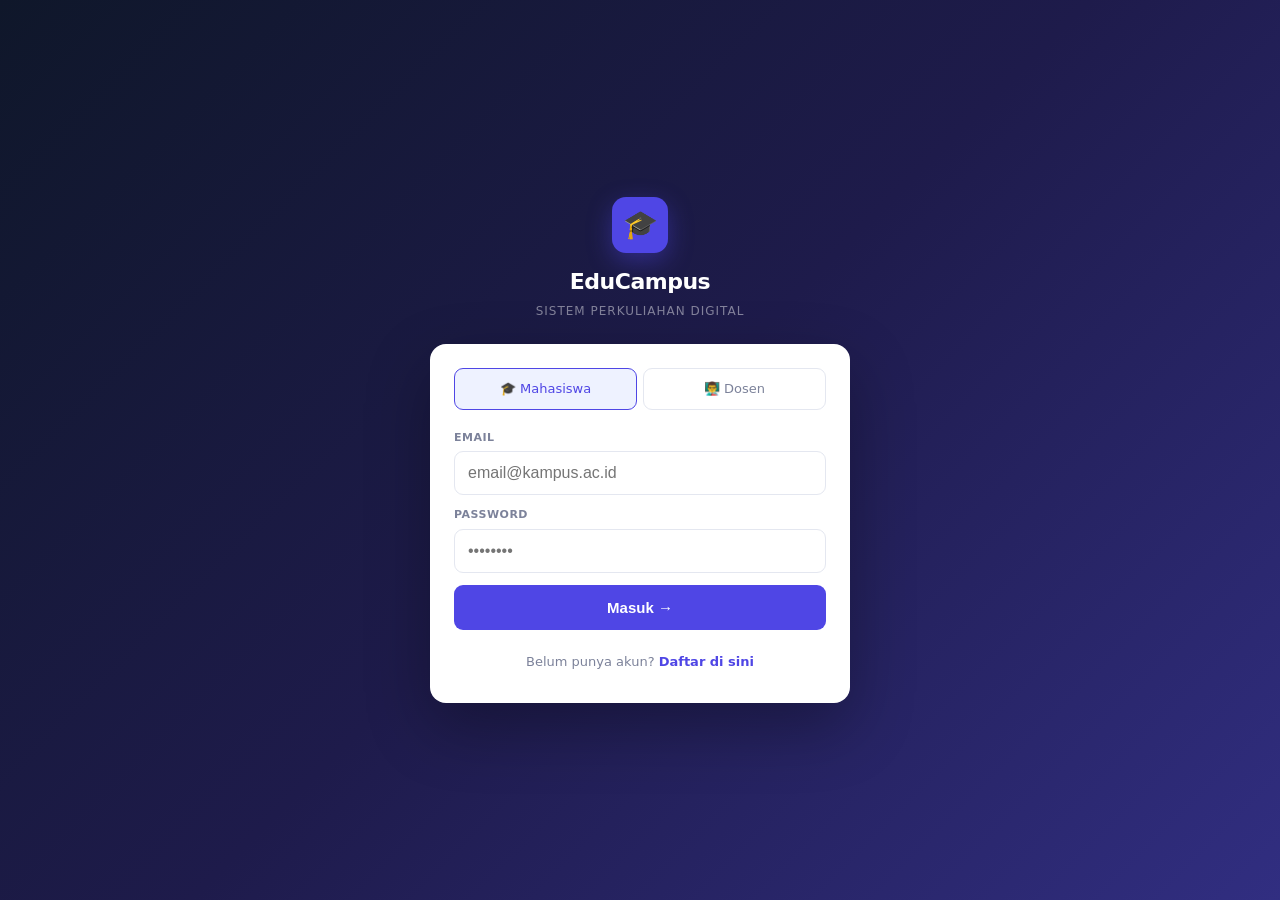
<file: j02-index(banyak menu di nav).html>
<!DOCTYPE html>
<html lang="id">
<head>
<meta charset="UTF-8">
<meta name="viewport" content="width=device-width, initial-scale=1.0, maximum-scale=1.0, user-scalable=no">
<title>EduCampus</title>
<style>
*{box-sizing:border-box;margin:0;padding:0;-webkit-tap-highlight-color:transparent}
:root{
  --ink:#1a1d27;--ink2:#3d4155;--muted:#7c829a;--border:#e4e7f0;
  --bg:#f5f6fa;--white:#fff;
  --p:#4f46e5;--pd:#3730a3;--pl:#eef2ff;--pm:#6366f1;
  --g:#059669;--gb:#ecfdf5;
  --r:#dc2626;--rb:#fef2f2;
  --a:#d97706;--ab:#fffbeb;
  --b:#2563eb;--bb:#eff6ff;
  --pu:#7c3aed;--pub:#f5f3ff;
  --side:240px;--top:58px;--bot:60px;
}
body{font-family:'Segoe UI',system-ui,sans-serif;background:var(--bg);color:var(--ink);font-size:14px;line-height:1.5;height:100vh;overflow:hidden}

/* LOGIN */
#screen-login{position:fixed;inset:0;background:linear-gradient(135deg,#0f172a 0%,#1e1b4b 50%,#312e81 100%);display:flex;align-items:center;justify-content:center;z-index:100;overflow-y:auto;padding:20px}
.login-wrap{width:100%;max-width:420px}
.login-brand{text-align:center;margin-bottom:24px}
.login-brand .ico{width:56px;height:56px;background:var(--p);border-radius:14px;display:inline-flex;align-items:center;justify-content:center;font-size:28px;margin-bottom:12px;box-shadow:0 8px 24px rgba(79,70,229,0.4)}
.login-brand h1{color:#fff;font-size:22px;font-weight:800;letter-spacing:-0.5px}
.login-brand p{color:rgba(255,255,255,0.45);font-size:12px;margin-top:4px;text-transform:uppercase;letter-spacing:1px}
.login-card{background:#fff;border-radius:16px;padding:24px;box-shadow:0 24px 64px rgba(0,0,0,0.3)}
.role-tabs{display:grid;grid-template-columns:1fr 1fr;gap:6px;margin-bottom:20px}
.role-tab{padding:10px;border:1.5px solid var(--border);border-radius:9px;cursor:pointer;text-align:center;font-size:13px;font-weight:500;color:var(--muted);background:#fff;transition:all .15s}
.role-tab.on{border-color:var(--p);background:var(--pl);color:var(--p)}
.lbl{display:block;font-size:11px;font-weight:700;color:var(--muted);margin-bottom:5px;text-transform:uppercase;letter-spacing:.5px}
.inp{width:100%;padding:12px 13px;border:1.5px solid var(--border);border-radius:9px;font-size:16px;color:var(--ink);outline:none;margin-bottom:12px;transition:border .15s}
.inp:focus{border-color:var(--p)}
.inp2{display:grid;grid-template-columns:1fr 1fr;gap:10px}
.btn-full{width:100%;padding:14px;background:var(--p);color:#fff;border:none;border-radius:9px;font-size:15px;font-weight:700;cursor:pointer;transition:background .15s}
.btn-full:hover{background:var(--pd)}
.switch-link{text-align:center;font-size:13px;color:var(--muted);margin-top:14px;cursor:pointer;padding:8px}
.switch-link span{color:var(--p);font-weight:600}
.msg-err{background:var(--rb);color:var(--r);border-radius:8px;padding:9px 12px;font-size:13px;margin-bottom:12px;display:none}
.msg-ok{background:var(--gb);color:var(--g);border-radius:8px;padding:9px 12px;font-size:13px;margin-bottom:12px;display:none}
/* Info box khusus dosen */
.dosen-info{background:var(--pl);border:1.5px solid var(--p);border-radius:9px;padding:12px 14px;font-size:13px;color:var(--p);margin-bottom:12px;display:none}
.dosen-info strong{display:block;font-weight:700;margin-bottom:3px}

/* SETUP */
#screen-setup{position:fixed;inset:0;background:linear-gradient(135deg,#0f172a,#1e1b4b);display:none;align-items:center;justify-content:center;z-index:99;padding:20px;overflow-y:auto}
.setup-card{background:#fff;border-radius:16px;padding:24px;width:100%;max-width:440px;box-shadow:0 24px 64px rgba(0,0,0,.3)}
.setup-step{display:flex;gap:10px;margin-bottom:10px;font-size:13px;color:var(--ink2);align-items:flex-start}
.step-n{width:20px;height:20px;border-radius:50%;background:var(--p);color:#fff;font-size:11px;font-weight:700;display:flex;align-items:center;justify-content:center;flex-shrink:0;margin-top:1px}
.setup-card code{background:var(--bg);padding:2px 7px;border-radius:5px;font-size:12px;color:var(--p);border:1px solid var(--border)}
.cfg-inp{width:100%;padding:10px 13px;border:1.5px solid var(--border);border-radius:9px;font-size:12px;font-family:monospace;color:var(--ink);outline:none;margin-top:6px}
.cfg-inp:focus{border-color:var(--p)}

/* APP — DESKTOP */
#app{display:none;height:100vh;flex-direction:row}
.sidebar{width:var(--side);background:var(--ink);display:flex;flex-direction:column;height:100vh;flex-shrink:0;transition:transform .25s}
.sb-top{padding:14px;border-bottom:1px solid rgba(255,255,255,.06)}
.sb-logo{display:flex;align-items:center;gap:10px}
.sb-ico{width:32px;height:32px;background:var(--p);border-radius:8px;display:flex;align-items:center;justify-content:center;font-size:16px}
.sb-name{color:#fff;font-weight:700;font-size:13px}
.sb-sub{color:rgba(255,255,255,.3);font-size:10px}
.sb-user{padding:10px 14px;border-bottom:1px solid rgba(255,255,255,.06);display:flex;align-items:center;gap:9px}
.sb-av{width:32px;height:32px;border-radius:50%;background:var(--pm);display:flex;align-items:center;justify-content:center;color:#fff;font-weight:700;font-size:11px;flex-shrink:0}
.sb-uname{color:#fff;font-size:12px;font-weight:500;white-space:nowrap;overflow:hidden;text-overflow:ellipsis}
.sb-urole{color:rgba(255,255,255,.35);font-size:10px}
.sb-nav{flex:1;overflow-y:auto;padding:6px 0}
.nav-sec{padding:10px 16px 3px;color:rgba(255,255,255,.25);font-size:10px;font-weight:700;letter-spacing:1px;text-transform:uppercase}
.nav-item{display:flex;align-items:center;gap:9px;padding:10px 10px;border-radius:8px;cursor:pointer;color:rgba(255,255,255,.45);margin:1px 6px;font-size:13px;transition:all .15s}
.nav-item:hover,.nav-item:active{background:rgba(255,255,255,.06);color:rgba(255,255,255,.85)}
.nav-item.on{background:var(--p);color:#fff;font-weight:600}
.nav-ico{font-size:15px;width:20px;text-align:center}
.sb-bottom{padding:8px 6px;border-top:1px solid rgba(255,255,255,.06)}
.main{flex:1;display:flex;flex-direction:column;overflow:hidden;min-width:0}
.topbar{height:var(--top);background:#fff;border-bottom:1px solid var(--border);display:flex;align-items:center;padding:0 16px;gap:10px;flex-shrink:0}
.page-title{font-size:15px;font-weight:700;flex:1;color:var(--ink)}
.content{flex:1;overflow-y:auto;padding:16px;-webkit-overflow-scrolling:touch}

/* BOTTOM NAV — MOBILE ONLY */
.bottom-nav{display:none;position:fixed;bottom:0;left:0;right:0;background:#fff;border-top:1px solid var(--border);z-index:50;padding-bottom:env(safe-area-inset-bottom)}
.bn-items{display:flex;justify-content:space-around;align-items:center}
.bn-item{display:flex;flex-direction:column;align-items:center;padding:8px 4px;cursor:pointer;flex:1;color:var(--muted);font-size:10px;font-weight:600;gap:2px;min-height:52px;justify-content:center}
.bn-item.on{color:var(--p)}
.bn-ico{font-size:20px;line-height:1}

/* MOBILE OVERLAY */
.sb-overlay{display:none;position:fixed;inset:0;background:rgba(0,0,0,.5);z-index:40}
.sb-overlay.show{display:block}
.hamburger{display:none;background:none;border:none;cursor:pointer;padding:4px;font-size:22px;color:var(--ink)}

/* CARDS */
.stats-grid{display:grid;grid-template-columns:repeat(4,1fr);gap:10px;margin-bottom:14px}
.stat-card{background:#fff;border:1px solid var(--border);border-radius:10px;padding:14px}
.stat-ico{width:34px;height:34px;border-radius:9px;display:flex;align-items:center;justify-content:center;font-size:16px;margin-bottom:8px}
.stat-lbl{font-size:10px;color:var(--muted);font-weight:700;text-transform:uppercase;letter-spacing:.4px;margin-bottom:3px}
.stat-val{font-size:22px;font-weight:800;color:var(--ink);letter-spacing:-1px}
.stat-sub{font-size:10px;color:var(--muted);margin-top:2px}
.card{background:#fff;border:1px solid var(--border);border-radius:10px;overflow:hidden;margin-bottom:12px}
.card-hd{padding:12px 14px;border-bottom:1px solid var(--border);display:flex;align-items:center;justify-content:space-between;gap:8px;flex-wrap:wrap}
.card-title{font-size:13px;font-weight:700;color:var(--ink)}
.row2{display:grid;grid-template-columns:1fr 1fr;gap:12px;margin-bottom:12px}

/* TABLE */
.tbl{width:100%;border-collapse:collapse;font-size:13px}
.tbl th{padding:9px 12px;text-align:left;font-size:10px;font-weight:700;color:var(--muted);text-transform:uppercase;letter-spacing:.5px;border-bottom:1px solid var(--border);background:var(--bg)}
.tbl td{padding:10px 12px;border-bottom:1px solid var(--border);vertical-align:middle}
.tbl tr:last-child td{border-bottom:none}
.tbl tr:hover td{background:#fafafa}

/* BADGE */
.badge{font-size:10px;font-weight:700;padding:3px 8px;border-radius:20px;display:inline-block}

/* LIST ITEM */
.list-item{display:flex;align-items:center;gap:11px;padding:13px 14px;border-bottom:1px solid var(--border);cursor:pointer;transition:background .1s}
.list-item:last-child{border-bottom:none}
.list-item:active{background:var(--bg)}
.item-ico{width:36px;height:36px;border-radius:8px;display:flex;align-items:center;justify-content:center;font-size:16px;flex-shrink:0}
.item-info{flex:1;min-width:0}
.item-name{font-size:13px;font-weight:600}
.item-meta{font-size:11px;color:var(--muted);margin-top:2px}

/* PERTEMUAN GRID */
.prt-grid{display:grid;grid-template-columns:repeat(4,1fr);gap:8px;padding:12px}
.prt-card{border:1.5px solid var(--border);border-radius:9px;padding:10px;cursor:pointer;transition:all .15s;position:relative}
.prt-card:active{border-color:var(--p);background:var(--pl)}
.prt-card.filled{border-color:#a5b4fc;background:#f5f3ff}
.prt-num{font-size:10px;font-weight:700;color:var(--muted);letter-spacing:.5px;text-transform:uppercase}
.prt-topik{font-size:11px;font-weight:500;color:var(--ink);margin-top:3px;white-space:nowrap;overflow:hidden;text-overflow:ellipsis}
.prt-badges{display:flex;gap:3px;margin-top:5px;flex-wrap:wrap}
.prt-b{font-size:9px;font-weight:700;padding:2px 5px;border-radius:5px}

/* DETAIL TABS */
.dtabs{display:flex;gap:3px;background:var(--bg);border:1px solid var(--border);border-radius:9px;padding:4px;margin-bottom:12px;overflow-x:auto}
.dtab{flex:1;padding:8px 6px;text-align:center;border-radius:6px;cursor:pointer;font-size:11px;font-weight:600;color:var(--muted);transition:all .15s;white-space:nowrap;min-width:60px}
.dtab.on{background:#fff;color:var(--ink);box-shadow:0 1px 4px rgba(0,0,0,.07)}

/* BUTTONS */
.btn{padding:8px 14px;border-radius:8px;font-size:13px;font-weight:600;cursor:pointer;border:none;transition:all .15s}
.btn-p{background:var(--p);color:#fff}.btn-p:hover{background:var(--pd)}
.btn-g{background:var(--gb);color:var(--g);border:1px solid #a7f3d0}
.btn-r{background:var(--rb);color:var(--r);border:1px solid #fecaca}
.btn-s{background:#fff;color:var(--ink);border:1.5px solid var(--border)}.btn-s:hover{background:var(--bg)}
.btn-sm{padding:6px 12px;font-size:12px;border-radius:7px}
.btn-xs{padding:4px 9px;font-size:11px;border-radius:6px}

/* MODAL */
.modal-bg{position:fixed;inset:0;background:rgba(0,0,0,.45);display:none;align-items:flex-end;justify-content:center;z-index:200}
.modal-bg.open{display:flex}
.modal{background:#fff;border-radius:16px 16px 0 0;padding:20px;width:100%;max-height:92vh;overflow-y:auto;box-shadow:0 -8px 40px rgba(0,0,0,.15)}
.modal.lg{border-radius:16px 16px 0 0;width:100%}
.modal-title{font-size:15px;font-weight:800;margin-bottom:16px;display:flex;justify-content:space-between;align-items:center}
.modal-x{cursor:pointer;color:var(--muted);font-size:26px;background:none;border:none;line-height:1;padding:4px}
.fg{margin-bottom:12px}
.fg label{display:block;font-size:11px;font-weight:700;color:var(--muted);text-transform:uppercase;letter-spacing:.4px;margin-bottom:5px}
.fi{width:100%;padding:11px 12px;border:1.5px solid var(--border);border-radius:8px;font-size:16px;color:var(--ink);outline:none}
.fi:focus{border-color:var(--p)}
.fi-ta{font-family:inherit;resize:vertical;min-height:68px;font-size:14px}
.fr{display:grid;grid-template-columns:1fr 1fr;gap:10px}
.btn-row{display:flex;gap:8px;margin-top:16px;justify-content:flex-end}
.grade-inp{width:65px;padding:7px 8px;border:1px solid var(--border);border-radius:7px;font-size:15px;text-align:center;outline:none}
.grade-inp:focus{border-color:var(--p)}

/* KUIS */
.soal-box{background:var(--bg);border:1px solid var(--border);border-radius:9px;padding:14px;margin-bottom:11px}
.soal-n{font-size:11px;font-weight:700;color:var(--p);text-transform:uppercase;margin-bottom:7px}
.soal-q{font-size:14px;font-weight:600;margin-bottom:11px;line-height:1.5}
.pilihan-list{display:flex;flex-direction:column;gap:8px}
.pilihan{display:flex;align-items:center;gap:9px;padding:12px;border:1.5px solid var(--border);border-radius:8px;cursor:pointer;font-size:14px;transition:all .15s}
.pilihan:active{border-color:var(--p);background:var(--pl)}
.pilihan.sel{border-color:var(--p);background:var(--pl);font-weight:600}
.pilihan.ok{border-color:var(--g);background:var(--gb)}
.pilihan.ng{border-color:var(--r);background:var(--rb)}
.pil-k{width:26px;height:26px;border-radius:50%;background:var(--border);font-size:12px;font-weight:700;display:flex;align-items:center;justify-content:center;flex-shrink:0}
.essay-ta{width:100%;padding:10px 12px;border:1.5px solid var(--border);border-radius:8px;font-size:14px;font-family:inherit;resize:vertical;min-height:100px;outline:none}
.essay-ta:focus{border-color:var(--p)}
.timer-box{background:var(--ab);border:1px solid #fde68a;border-radius:8px;padding:9px 15px;font-weight:700;color:var(--a);font-size:14px}

/* ABSENSI */
.abs-status{display:flex;gap:5px;flex-wrap:wrap}
.abs-btn{padding:7px 10px;border-radius:7px;font-size:11px;font-weight:700;cursor:pointer;border:1.5px solid var(--border);background:#fff;color:var(--muted);transition:all .15s}
.abs-btn.hadir.on{border-color:var(--g);background:var(--gb);color:var(--g)}
.abs-btn.izin.on{border-color:var(--b);background:var(--bb);color:var(--b)}
.abs-btn.sakit.on{border-color:var(--a);background:var(--ab);color:var(--a)}
.abs-btn.alpha.on{border-color:var(--r);background:var(--rb);color:var(--r)}

/* UTILS */
.empty{text-align:center;padding:40px 20px;color:var(--muted)}
.empty .emo{font-size:34px;margin-bottom:9px}
.empty h3{font-size:14px;font-weight:600;color:var(--ink);margin-bottom:4px}
.loading{text-align:center;padding:28px;color:var(--muted);font-size:13px}
.toast{position:fixed;bottom:80px;left:50%;transform:translateX(-50%) translateY(8px);background:var(--ink);color:#fff;padding:11px 20px;border-radius:20px;font-size:13px;font-weight:600;z-index:999;opacity:0;transition:all .2s;pointer-events:none;white-space:nowrap}
.toast.show{opacity:1;transform:translateX(-50%) translateY(0)}
.breadcrumb{display:flex;align-items:center;gap:5px;font-size:12px;color:var(--muted);margin-bottom:12px;flex-wrap:wrap}
.breadcrumb .link{cursor:pointer;color:var(--p);padding:4px 0}
.notif-item{padding:13px 14px;border-bottom:1px solid var(--border);display:flex;gap:11px}
.notif-item:last-child{border-bottom:none}
.notif-dot{width:8px;height:8px;border-radius:50%;background:var(--p);flex-shrink:0;margin-top:5px}
.grade-pill{display:inline-flex;padding:3px 10px;border-radius:20px;font-weight:700;font-size:12px}
.divider{height:1px;background:var(--border);margin:12px 0}
.info-row{display:flex;justify-content:space-between;align-items:center;padding:10px 0;border-bottom:1px solid var(--border)}
.info-row:last-child{border-bottom:none}
.il{font-size:12px;color:var(--muted)}.iv{font-size:13px;font-weight:600}

/* ═══════════════════════════════════════════
   MOBILE RESPONSIVE (≤ 640px)
   ═══════════════════════════════════════════ */
@media(max-width:640px){
  .sidebar{
    position:fixed;left:0;top:0;bottom:0;z-index:45;
    transform:translateX(-100%);
    width:260px;
  }
  .sidebar.open{transform:translateX(0)}
  .sb-overlay{display:block;opacity:0;pointer-events:none;transition:opacity .25s}
  .sb-overlay.show{opacity:1;pointer-events:auto}
  .topbar{padding:0 12px;height:52px}
  .hamburger{display:block}
  .page-title{font-size:14px}
  .bottom-nav{display:block}
  .content{padding:12px 12px calc(var(--bot) + 16px)}
  #app{flex-direction:column}
  .main{height:100vh}
  .stats-grid{grid-template-columns:1fr 1fr;gap:8px}
  .stat-val{font-size:20px}
  .row2{grid-template-columns:1fr}
  .prt-grid{grid-template-columns:repeat(3,1fr);gap:7px;padding:10px}
  .modal-bg{align-items:flex-end}
  .modal,.modal.lg{border-radius:20px 20px 0 0;width:100%;max-height:92vh;padding:16px 16px 32px}
  .tbl-wrap{overflow-x:auto;-webkit-overflow-scrolling:touch}
  .tbl{min-width:500px}
  .fi,.inp,.cfg-inp{font-size:16px}
  .inp2{grid-template-columns:1fr}
  .fr{grid-template-columns:1fr}
  .abs-btn{padding:6px 8px;font-size:10px}
  .toast{bottom:76px}
  .breadcrumb{font-size:11px}
  .sb-bottom{display:none}
}

@media(min-width:641px){
  .bottom-nav{display:none!important}
  .hamburger{display:none!important}
  .sb-overlay{display:none!important}
  .sidebar{transform:none!important;position:relative}
}
</style>
</head>
<body>

<!-- SETUP -->
<div id="screen-setup" style="display:flex">
  <div class="setup-card">
    <div style="font-size:26px;margin-bottom:10px">⚙️</div>
    <div style="font-size:17px;font-weight:800;margin-bottom:5px">Hubungkan ke Google Apps Script</div>
    <div style="font-size:12px;color:var(--muted);margin-bottom:18px">Lakukan sekali saja — tersimpan di browser.</div>
    <div class="setup-step"><div class="step-n">1</div><span>Deploy <code>Code.gs</code> sebagai <strong>Web App</strong> dengan akses <strong>Anyone</strong></span></div>
    <div class="setup-step"><div class="step-n">2</div><span>Salin <strong>Deployment URL</strong>-nya</span></div>
    <div class="setup-step"><div class="step-n">3</div><span>Edit <code>CONFIG</code> di <code>Code.gs</code> sesuai data dosen & mata kuliah</span></div>
    <label class="lbl" style="margin-top:14px">URL Deployment (doPost)</label>
    <input class="cfg-inp" id="gasUrl" placeholder="https://script.google.com/macros/s/AKfy.../exec">
    <div id="setupErr" style="color:var(--r);font-size:12px;margin-top:8px;display:none"></div>
    <button class="btn btn-p" style="width:100%;margin-top:14px;padding:14px" onclick="saveSetup()">Simpan & Mulai →</button>
  </div>
</div>

<!-- LOGIN -->
<div id="screen-login" style="display:none">
  <div class="login-wrap">
    <div class="login-brand">
      <div class="ico">🎓</div>
      <h1 id="loginTitle">EduCampus</h1>
      <p id="loginSub">Sistem Perkuliahan Digital</p>
    </div>
    <div class="login-card">
      <div class="role-tabs">
        <div class="role-tab on" id="tabM" onclick="setRole('mahasiswa')">🎓 Mahasiswa</div>
        <div class="role-tab" id="tabD" onclick="setRole('dosen')">👨‍🏫 Dosen</div>
      </div>
      <div class="msg-err" id="authErr"></div>
      <div class="msg-ok" id="authOk"></div>

      <!-- Info khusus dosen: tidak ada pendaftaran -->
      <div class="dosen-info" id="dosenInfo">
        <strong>👨‍🏫 Akun Dosen</strong>
        Akun dosen telah dibuat oleh administrator. Silakan login langsung dengan email dan password yang diberikan.
      </div>

      <div id="fLogin">
        <label class="lbl">Email</label>
        <input class="inp" type="email" id="lEmail" placeholder="email@kampus.ac.id" autocomplete="email">
        <label class="lbl">Password</label>
        <input class="inp" type="password" id="lPass" placeholder="••••••••" onkeydown="if(event.key==='Enter')doLogin()" autocomplete="current-password">
        <button class="btn-full" onclick="doLogin()">Masuk →</button>
        <!-- Link daftar hanya muncul saat tab Mahasiswa -->
        <div class="switch-link" id="switchLink" onclick="toggleReg()">Belum punya akun? <span>Daftar di sini</span></div>
      </div>
      <div id="fReg" style="display:none">
        <div class="inp2">
          <div><label class="lbl">Nama Lengkap</label><input class="inp" id="rNama" placeholder="Ahmad Rizki"></div>
          <div><label class="lbl">NIM</label><input class="inp" id="rNim" placeholder="2021010001"></div>
        </div>
        <label class="lbl">Email</label>
        <input class="inp" type="email" id="rEmail" placeholder="email@kampus.ac.id">
        <div class="inp2">
          <div><label class="lbl">Password</label><input class="inp" type="password" id="rPass" placeholder="min. 6 karakter"></div>
          <div><label class="lbl">Semester</label><input class="inp" type="number" id="rSem" placeholder="3" min="1" max="14"></div>
        </div>
        <label class="lbl">Program Studi</label>
        <input class="inp" id="rProdi" placeholder="Teknik Informatika">
        <button class="btn-full" onclick="doRegister()">Buat Akun →</button>
        <div class="switch-link" onclick="toggleReg()">Sudah punya akun? <span>Masuk</span></div>
      </div>
    </div>
  </div>
</div>

<!-- APP -->
<div id="app" style="display:none;height:100vh;flex-direction:row">
  <div class="sb-overlay" id="sbOverlay" onclick="closeSidebar()"></div>

  <aside class="sidebar" id="sidebar">
    <div class="sb-top">
      <div class="sb-logo">
        <div class="sb-ico">🎓</div>
        <div><div class="sb-name">EduCampus</div><div class="sb-sub">PERKULIAHAN DIGITAL</div></div>
      </div>
    </div>
    <div class="sb-user">
      <div class="sb-av" id="sbAv">?</div>
      <div style="min-width:0"><div class="sb-uname" id="sbName">...</div><div class="sb-urole" id="sbRole"></div></div>
    </div>
    <div class="sb-nav" id="navMenu"></div>
    <div class="sb-bottom">
      <div class="nav-item" onclick="doLogout()"><span class="nav-ico">🚪</span>Keluar</div>
    </div>
  </aside>

  <div class="main">
    <header class="topbar">
      <button class="hamburger" onclick="openSidebar()">☰</button>
      <div class="page-title" id="pageTitle">Dashboard</div>
      <div id="topActions" style="display:flex;gap:6px;align-items:center"></div>
    </header>
    <div class="content" id="content"><div class="loading">⏳ Memuat...</div></div>
  </div>

  <!-- Bottom Navigation (Mobile) -->
  <nav class="bottom-nav" id="bottomNav"></nav>
</div>

<div class="modal-bg" id="modalBg">
  <div class="modal" id="modalBox"></div>
</div>
<div class="toast" id="toast"></div>

<script>
// ═══════════════════════════════════════════════════════════════
// STATE
// ═══════════════════════════════════════════════════════════════
let GAS_URL = '', user = null, config = {}, _prt = null;
let _kuisTimer = null, _kuisJawaban = {};

// ═══════════════════════════════════════════════════════════════
// SIDEBAR MOBILE
// ═══════════════════════════════════════════════════════════════
function openSidebar() {
  document.getElementById('sidebar').classList.add('open');
  document.getElementById('sbOverlay').classList.add('show');
  document.body.style.overflow = 'hidden';
}
function closeSidebar() {
  document.getElementById('sidebar').classList.remove('open');
  document.getElementById('sbOverlay').classList.remove('show');
  document.body.style.overflow = '';
}

// ═══════════════════════════════════════════════════════════════
// SETUP
// ═══════════════════════════════════════════════════════════════
const FIXED_URL = 'https://script.google.com/macros/s/AKfycby6p7Hzmrus0uJ2bzecWpNCteZfH-94maL6mpsm5R0hlquzaMEru0GsG5rlluSRsJ9i/exec';

window.onload = () => {
  GAS_URL = FIXED_URL;
  localStorage.setItem('ec_gas_url', FIXED_URL);
  startLogin();
};

async function saveSetup() {
  const url = document.getElementById('gasUrl').value.trim();
  const err = document.getElementById('setupErr');
  if (!url || !url.includes('script.google.com')) { err.textContent = 'URL tidak valid'; err.style.display = 'block'; return; }
  err.style.display = 'none';
  localStorage.setItem('ec_gas_url', url);
  GAS_URL = url;
  startLogin();
}

async function startLogin() {
  document.getElementById('screen-setup').style.display = 'none';
  document.getElementById('screen-login').style.display = 'flex';
  try {
    const r = await api({ action: 'getConfig' });
    if (r.ok) {
      config = r.config;
      document.getElementById('loginTitle').textContent = config.NAMA_MATKUL || 'EduCampus';
      document.getElementById('loginSub').textContent = config.KODE_MATKUL + ' · ' + (config.SEMESTER || '');
    }
  } catch(e) {}
}

// ═══════════════════════════════════════════════════════════════
// AUTH
// ═══════════════════════════════════════════════════════════════
let authRole = 'mahasiswa', showReg = false;

// ── FIX: Dosen tidak bisa daftar ──────────────────────────────
function setRole(r) {
  authRole = r;
  document.getElementById('tabM').classList.toggle('on', r === 'mahasiswa');
  document.getElementById('tabD').classList.toggle('on', r === 'dosen');

  const isDosen = r === 'dosen';

  // Sembunyikan link daftar & info dosen bergantian
  document.getElementById('switchLink').style.display = isDosen ? 'none' : 'block';
  document.getElementById('dosenInfo').style.display = isDosen ? 'block' : 'none';

  // Paksa kembali ke form login jika sedang di form register
  if (isDosen && showReg) {
    showReg = false;
    document.getElementById('fLogin').style.display = 'block';
    document.getElementById('fReg').style.display = 'none';
  }
  clearMsg();
}

function toggleReg() {
  // Hanya mahasiswa yang boleh toggle ke form register
  if (authRole === 'dosen') return;
  showReg = !showReg;
  document.getElementById('fLogin').style.display = showReg ? 'none' : 'block';
  document.getElementById('fReg').style.display = showReg ? 'block' : 'none';
  clearMsg();
}

function clearMsg() { ['authErr','authOk'].forEach(id => { const e=document.getElementById(id); e.style.display='none'; }); }
function showErr(m) { const e=document.getElementById('authErr'); e.textContent=m; e.style.display='block'; }
function showOk(m) { const e=document.getElementById('authOk'); e.textContent=m; e.style.display='block'; }

async function doLogin() {
  clearMsg();
  const email = document.getElementById('lEmail').value.trim();
  const password = document.getElementById('lPass').value;
  if (!email || !password) { showErr('Isi email dan password'); return; }
  const r = await api({ action: 'login', email, password });
  if (!r.ok) { showErr(r.msg); return; }
  if (r.user.role !== authRole) { showErr('Role tidak sesuai. Pilih tab yang benar.'); return; }
  startApp(r.user);
}

async function doRegister() {
  clearMsg();
  const nama = document.getElementById('rNama').value.trim();
  const nim = document.getElementById('rNim').value.trim();
  const email = document.getElementById('rEmail').value.trim();
  const password = document.getElementById('rPass').value;
  const semester = document.getElementById('rSem').value;
  const prodi = document.getElementById('rProdi').value.trim();
  if (!nama || !nim || !email || !password) { showErr('Semua field wajib diisi'); return; }
  if (password.length < 6) { showErr('Password minimal 6 karakter'); return; }
  const r = await api({ action: 'register', nama, nim, email, password, semester, prodi });
  if (!r.ok) { showErr(r.msg); return; }
  showOk('Akun berhasil dibuat! Silakan login.');
  toggleReg();
}

async function doLogout() {
  user = null;
  closeSidebar();
  document.getElementById('app').style.display = 'none';
  document.getElementById('screen-login').style.display = 'flex';
  document.getElementById('lEmail').value = '';
  document.getElementById('lPass').value = '';
  // Reset ke tab mahasiswa saat logout
  setRole('mahasiswa');
}

// ═══════════════════════════════════════════════════════════════
// APP SHELL
// ═══════════════════════════════════════════════════════════════
function startApp(u) {
  user = u;
  document.getElementById('screen-login').style.display = 'none';
  const initials = u.nama.split(' ').slice(0,2).map(w=>w[0]).join('').toUpperCase();
  document.getElementById('sbAv').textContent = initials;
  document.getElementById('sbName').textContent = u.nama;
  document.getElementById('sbRole').textContent = u.role === 'dosen' ? '👨‍🏫 Dosen' : '🎓 NIM ' + (u.nim || '-');
  buildNav();
  document.getElementById('app').style.display = 'flex';
  go('dashboard');
}

function buildNav() {
  const dsn = [
    {p:'dashboard',i:'🏠',l:'Dashboard'},
    {p:'pertemuan',i:'📅',l:'Pertemuan'},
    {p:'mahasiswa',i:'👥',l:'Mahasiswa'},
    {p:'nilai_dsn',i:'✏️',l:'Input Nilai'},
    {p:'notifikasi',i:'🔔',l:'Notifikasi'},
    {p:'profil',i:'👤',l:'Profil'},
  ];
  const mhs = [
    {p:'dashboard',i:'🏠',l:'Dashboard'},
    {p:'pertemuan',i:'📅',l:'Pertemuan'},
    {p:'absensi_mhs',i:'✋',l:'Absensi'},
    {p:'nilai_mhs',i:'📊',l:'Nilai'},
    {p:'notifikasi',i:'🔔',l:'Notif'},
    {p:'profil',i:'👤',l:'Profil'},
  ];
  const nav = user.role === 'dosen' ? dsn : mhs;

  // Sidebar nav — semua menu + Keluar
  document.getElementById('navMenu').innerHTML =
    '<div class="nav-sec">Menu</div>' +
    nav.map(n => `<div class="nav-item" id="nav-${n.p}" onclick="go('${n.p}');closeSidebar()"><span class="nav-ico">${n.i}</span>${n.l}</div>`).join('') +
    `<div class="nav-item" onclick="doLogout()"><span class="nav-ico">🚪</span>Keluar</div>`;

  // ── FIX: Bottom nav hanya 4 item utama + Keluar ──────────────
  // Dosen:     Dashboard, Pertemuan, Input Nilai, Notifikasi
  // Mahasiswa: Dashboard, Pertemuan, Absensi, Nilai
  const bnKeys = user.role === 'dosen'
    ? ['dashboard', 'pertemuan', 'nilai_dsn', 'notifikasi']
    : ['dashboard', 'pertemuan', 'absensi_mhs', 'nilai_mhs'];
  const bnItems = nav.filter(n => bnKeys.includes(n.p));

  document.getElementById('bottomNav').innerHTML =
    `<div class="bn-items">
      ${bnItems.map(n =>
        `<div class="bn-item" id="bn-${n.p}" onclick="go('${n.p}')">
          <div class="bn-ico">${n.i}</div>
          <div>${n.l}</div>
        </div>`).join('')}
      <div class="bn-item" onclick="doLogout()"><div class="bn-ico">🚪</div><div>Keluar</div></div>
    </div>`;
}

const TITLES = {
  dashboard:'Dashboard', pertemuan:'Pertemuan', mahasiswa:'Data Mahasiswa',
  nilai_dsn:'Input Nilai', notifikasi:'Notifikasi', profil:'Profil Saya',
  absensi_mhs:'Absensi Saya', nilai_mhs:'Nilai Saya',
};

function go(page, params = {}) {
  document.querySelectorAll('.nav-item').forEach(n => n.classList.remove('on'));
  document.querySelectorAll('.bn-item').forEach(n => n.classList.remove('on'));
  document.getElementById('nav-'+page)?.classList.add('on');
  document.getElementById('bn-'+page)?.classList.add('on');
  document.getElementById('pageTitle').textContent = TITLES[page] || page;
  document.getElementById('topActions').innerHTML = '';
  setContent('<div class="loading">⏳ Memuat data...</div>');
  const map = {
    dashboard: renderDashboard,
    pertemuan: renderPertemuan,
    mahasiswa: renderMahasiswa,
    nilai_dsn: renderNilaiDsn,
    notifikasi: renderNotifikasi,
    profil: renderProfil,
    absensi_mhs: renderAbsensiMhs,
    nilai_mhs: renderNilaiMhs,
  };
  if (map[page]) map[page](params);
  else setContent('<div class="empty"><div class="emo">🚧</div><h3>Segera Hadir</h3></div>');
  document.getElementById('content').scrollTop = 0;
}

function setContent(h) { document.getElementById('content').innerHTML = h; }

// ═══════════════════════════════════════════════════════════════
// DASHBOARD
// ═══════════════════════════════════════════════════════════════
async function renderDashboard() {
  const r = await api({ action: 'getDashboard', userId: user.id, role: user.role });
  if (!r.ok) return;
  const d = r.dashboard;
  if (user.role === 'dosen') {
    const notifHtml = d.notifs?.length ? d.notifs.map(n => `
      <div class="notif-item">
        <div class="notif-dot"></div>
        <div><div style="font-size:13px;font-weight:600">${n.judul}</div>
        <div style="font-size:11px;color:var(--muted);margin-top:1px">${fDate(n.created_at)}</div>
        ${n.isi ? `<div style="font-size:12px;margin-top:4px">${n.isi}</div>` : ''}</div>
      </div>`).join('') : '<div style="padding:14px 15px;font-size:12px;color:var(--muted)">Belum ada notifikasi</div>';
    const tugasHtml = d.tugas_stats?.length ? `<div class="tbl-wrap"><table class="tbl"><thead><tr><th>Tugas</th><th>Dikumpul</th><th>Belum Dinilai</th></tr></thead><tbody>
      ${d.tugas_stats.map(t=>`<tr><td>${t.judul}</td><td>${t.total_submit}</td>
      <td>${t.belum_nilai > 0 ? `<span class="badge" style="background:var(--ab);color:var(--a)">${t.belum_nilai}</span>` : '—'}</td></tr>`).join('')}
      </tbody></table></div>` : '<div style="padding:14px 15px;font-size:12px;color:var(--muted)">Belum ada tugas</div>';
    setContent(`
      <div class="stats-grid">
        <div class="stat-card"><div class="stat-ico" style="background:var(--pl)">👥</div><div class="stat-lbl">Mahasiswa</div><div class="stat-val">${d.total_mhs}</div><div class="stat-sub">Terdaftar</div></div>
        <div class="stat-card"><div class="stat-ico" style="background:#ecfdf5">📅</div><div class="stat-lbl">Pertemuan</div><div class="stat-val">${d.total_prt}</div><div class="stat-sub">dari 16</div></div>
        <div class="stat-card"><div class="stat-ico" style="background:var(--ab)">📚</div><div class="stat-lbl">Matkul</div><div class="stat-val" style="font-size:13px">${config.NAMA_MATKUL||'-'}</div><div class="stat-sub">${config.SKS||0} SKS</div></div>
        <div class="stat-card"><div class="stat-ico" style="background:#eff6ff">🏫</div><div class="stat-lbl">Jadwal</div><div class="stat-val" style="font-size:12px">${config.JADWAL||'-'}</div><div class="stat-sub">${config.RUANG||''}</div></div>
      </div>
      <div class="row2">
        <div class="card"><div class="card-hd"><div class="card-title">📝 Rekap Tugas</div><button class="btn btn-p btn-sm" onclick="go('pertemuan')">Lihat →</button></div>${tugasHtml}</div>
        <div class="card"><div class="card-hd"><div class="card-title">🔔 Notifikasi</div><button class="btn btn-s btn-sm" onclick="go('notifikasi')">Semua →</button></div>${notifHtml}</div>
      </div>`);
  } else {
    const pct = d.total_absensi > 0 ? Math.round((d.hadir / d.total_absensi) * 100) : 0;
    const notifHtml = d.notifs?.length ? d.notifs.map(n => `
      <div class="notif-item">
        <div class="notif-dot"></div>
        <div><div style="font-size:13px;font-weight:600">${n.judul}</div>
        <div style="font-size:11px;color:var(--muted)">${fDate(n.created_at)}</div>
        ${n.isi ? `<div style="font-size:12px;margin-top:4px">${n.isi}</div>` : ''}</div>
      </div>`).join('') : '<div style="padding:14px 15px;font-size:12px;color:var(--muted)">Belum ada notifikasi</div>';
    const n = d.nilai || {};
    setContent(`
      <div class="stats-grid">
        <div class="stat-card"><div class="stat-ico" style="background:var(--pl)">✋</div><div class="stat-lbl">Hadir</div><div class="stat-val">${d.hadir}/${d.total_absensi}</div><div class="stat-sub">${pct}%</div></div>
        <div class="stat-card"><div class="stat-ico" style="background:#ecfdf5">📝</div><div class="stat-lbl">Tugas</div><div class="stat-val">${d.tugas_dikumpul}/${d.total_tugas}</div><div class="stat-sub">dikumpul</div></div>
        <div class="stat-card"><div class="stat-ico" style="background:var(--ab)">🏆</div><div class="stat-lbl">Nilai</div><div class="stat-val">${n.nilai_akhir||'-'}</div><div class="stat-sub">${n.huruf||''}</div></div>
        <div class="stat-card"><div class="stat-ico" style="background:#eff6ff">📅</div><div class="stat-lbl">Materi</div><div class="stat-val">${d.total_prt}</div><div class="stat-sub">pertemuan</div></div>
      </div>
      <div class="row2">
        <div class="card">
          <div class="card-hd"><div class="card-title">📊 Nilai Komponen</div></div>
          <div style="padding:10px 14px">
            <div class="info-row"><span class="il">UTS</span><span class="iv">${n.uts||'—'}</span></div>
            <div class="info-row"><span class="il">UAS</span><span class="iv">${n.uas||'—'}</span></div>
            <div class="info-row"><span class="il">Rata Tugas</span><span class="iv">${n.tugas_rata||'—'}</span></div>
            <div class="info-row"><span class="il">Rata Kuis</span><span class="iv">${n.kuis_rata||'—'}</span></div>
            <div class="info-row"><span class="il" style="font-weight:700">Nilai Akhir</span><span class="iv" style="color:var(--p);font-size:16px;font-weight:800">${n.nilai_akhir||'—'} ${n.huruf?'('+n.huruf+')':''}</span></div>
          </div>
        </div>
        <div class="card"><div class="card-hd"><div class="card-title">🔔 Notifikasi</div><button class="btn btn-s btn-sm" onclick="go('notifikasi')">Semua →</button></div>${notifHtml}</div>
      </div>`);
  }
}

// ═══════════════════════════════════════════════════════════════
// PERTEMUAN
// ═══════════════════════════════════════════════════════════════
async function renderPertemuan() {
  const r = await api({ action: 'getPertemuan' });
  if (!r.ok) return;
  const prts = r.pertemuan;
  setContent(`
    <div style="margin-bottom:10px;font-size:11px;font-weight:700;color:var(--muted);text-transform:uppercase;letter-spacing:.5px">16 Pertemuan · ${config.NAMA_MATKUL||''}</div>
    <div class="prt-grid">
      ${prts.map(p => {
        const has = p.jumlah_materi > 0 || p.jumlah_tugas > 0 || p.jumlah_kuis > 0;
        return `<div class="prt-card ${has?'filled':''}" onclick="bukaPrt(${JSON.stringify(p).replace(/"/g,'&quot;')})">
          <div class="prt-num">Prt ${p.pertemuan_ke}</div>
          <div class="prt-topik">${p.topik || '—'}</div>
          ${p.tanggal ? `<div style="font-size:9px;color:var(--muted);margin-top:2px">${p.tanggal}</div>` : ''}
          <div class="prt-badges">
            ${p.jumlah_materi > 0 ? `<span class="prt-b" style="background:var(--bb);color:var(--b)">📄${p.jumlah_materi}</span>` : ''}
            ${p.jumlah_tugas > 0 ? `<span class="prt-b" style="background:var(--ab);color:var(--a)">📝${p.jumlah_tugas}</span>` : ''}
            ${p.jumlah_kuis > 0 ? `<span class="prt-b" style="background:var(--pub);color:var(--pu)">❓${p.jumlah_kuis}</span>` : ''}
          </div>
        </div>`;}).join('')}
    </div>`);
}

function bukaPrt(p) {
  _prt = p;
  document.getElementById('pageTitle').textContent = `Pertemuan ${p.pertemuan_ke}`;
  renderPrtDetail(p, 'materi');
}

function renderPrtDetail(p, tab) {
  const isDsn = user.role === 'dosen';
  const tabs = ['materi','tugas','kuis','absensi'];
  const tLabel = { materi:'📄 Materi', tugas:'📝 Tugas', kuis:'❓ Kuis', absensi:'✋ Absen' };
  setContent(`
    <div class="breadcrumb">
      <span class="link" onclick="go('pertemuan')">← Pertemuan</span>
      <span>/ Prt ${p.pertemuan_ke}</span>
      ${p.topik ? `<span>— ${p.topik}</span>` : ''}
    </div>
    <div class="card" style="margin-bottom:10px">
      <div class="card-hd">
        <div>
          <div style="font-size:14px;font-weight:800">Pertemuan ${p.pertemuan_ke}${p.topik ? ' — ' + p.topik : ''}</div>
          ${p.tanggal ? `<div style="font-size:11px;color:var(--muted);margin-top:2px">📅 ${p.tanggal}</div>` : ''}
          ${p.keterangan ? `<div style="font-size:12px;color:var(--muted);margin-top:2px">${p.keterangan}</div>` : ''}
        </div>
        ${isDsn ? `<button class="btn btn-s btn-sm" onclick="modalEditTopik('${p.id}','${esc(p.topik||'')}','${p.tanggal||''}','${esc(p.keterangan||'')}')">✏️ Edit</button>` : ''}
      </div>
    </div>
    <div class="dtabs">
      ${tabs.map(t => `<div class="dtab ${t===tab?'on':''}" onclick="switchTab('${t}')">${tLabel[t]}</div>`).join('')}
    </div>
    <div id="tabContent"><div class="loading">⏳</div></div>`);
  loadTab(tab);
}

function switchTab(tab) {
  document.querySelectorAll('.dtab').forEach(t => t.classList.remove('on'));
  event.target.classList.add('on');
  document.getElementById('tabContent').innerHTML = '<div class="loading">⏳</div>';
  loadTab(tab);
}

function loadTab(tab) {
  if (!_prt) return;
  if (tab === 'materi') loadMateri();
  else if (tab === 'tugas') loadTugas();
  else if (tab === 'kuis') loadKuis();
  else if (tab === 'absensi') loadAbsensi();
}

// ── MATERI ──────────────────────────────────────────────────────
async function loadMateri() {
  const isDsn = user.role === 'dosen';
  const r = await api({ action: 'getMateri', prtId: _prt.id });
  const list = r.materi || [];
  const addBtn = isDsn ? `<div style="margin-bottom:10px;text-align:right"><button class="btn btn-p btn-sm" onclick="modalAddMateri()">+ Tambah Materi</button></div>` : '';
  const html = !list.length
    ? `<div class="card"><div class="empty"><div class="emo">📄</div><h3>Belum ada materi</h3><p>${isDsn?'Klik "+ Tambah Materi"':'Dosen belum mengunggah materi'}</p></div></div>`
    : `<div class="card">${list.map(m => `
      <div style="display:flex;align-items:start;gap:11px;padding:13px 14px;border-bottom:1px solid var(--border)">
        <div class="item-ico" style="background:${m.tipe==='link'?'var(--gb)':m.tipe==='video'?'var(--pub)':'var(--bb)'}">
          ${m.tipe==='link'?'🔗':m.tipe==='video'?'🎬':'📄'}
        </div>
        <div style="flex:1;min-width:0">
          <div style="font-size:13px;font-weight:600">${m.judul}</div>
          ${m.deskripsi ? `<div style="font-size:11px;color:var(--muted);margin-top:2px">${m.deskripsi}</div>` : ''}
          ${m.tipe === 'teks' && m.konten ? `<div style="font-size:12px;background:var(--bg);border-radius:7px;padding:10px;margin-top:8px;line-height:1.6">${m.konten}</div>` : ''}
          ${m.tipe === 'link' && m.konten ? `<a href="${m.konten}" target="_blank" class="btn btn-g btn-xs" style="display:inline-block;margin-top:6px;text-decoration:none">🔗 Buka Link</a>` : ''}
          ${m.file_url ? `<a href="${m.file_url}" target="_blank" class="btn btn-p btn-xs" style="display:inline-block;margin-top:6px;text-decoration:none">⬇ Unduh</a>` : ''}
        </div>
        ${isDsn ? `<button class="btn btn-r btn-xs" onclick="deleteMateri('${m.id}')">Hapus</button>` : ''}
      </div>`).join('')}</div>`;
  document.getElementById('tabContent').innerHTML = addBtn + html;
}

function modalAddMateri() {
  openModal('Tambah Materi', `
    <div class="fg"><label>Judul Materi</label><input class="fi" id="m_jd" placeholder="Pengantar..."></div>
    <div class="fg"><label>Deskripsi</label><textarea class="fi fi-ta" id="m_ds" placeholder="Deskripsi singkat..."></textarea></div>
    <div class="fg"><label>Tipe Konten</label>
      <select class="fi" id="m_tp" onchange="toggleMateriType()">
        <option value="teks">📝 Teks / Catatan</option>
        <option value="link">🔗 Link URL</option>
        <option value="file">📎 File (URL eksternal)</option>
        <option value="video">🎬 Video (URL YouTube/dll)</option>
      </select>
    </div>
    <div class="fg"><label id="m_konten_lbl">Konten</label>
      <textarea class="fi fi-ta" id="m_kt" placeholder="Tulis materi di sini..."></textarea>
    </div>
    <div class="btn-row">
      <button class="btn btn-s" onclick="closeModal()">Batal</button>
      <button class="btn btn-p" onclick="saveMateri()">Simpan</button>
    </div>`);
}

function toggleMateriType() {
  const tp = document.getElementById('m_tp').value;
  const lbl = document.getElementById('m_konten_lbl');
  const ta = document.getElementById('m_kt');
  if (tp === 'teks') { lbl.textContent = 'Isi Materi'; ta.placeholder = 'Tulis materi di sini...'; }
  else if (tp === 'link') { lbl.textContent = 'URL Link'; ta.placeholder = 'https://...'; }
  else if (tp === 'file') { lbl.textContent = 'URL File'; ta.placeholder = 'https://drive.google.com/...'; }
  else if (tp === 'video') { lbl.textContent = 'URL Video'; ta.placeholder = 'https://youtube.com/...'; }
}

async function saveMateri() {
  const judul = v('m_jd'), deskripsi = v('m_ds'), tipe = v('m_tp'), konten = v('m_kt');
  if (!judul) { toast('❌ Judul wajib diisi'); return; }
  const r = await api({ action: 'addMateri', prtId: _prt.id, judul, deskripsi, tipe, konten, fileUrl: '' });
  if (!r.ok) { toast('❌ ' + r.msg); return; }
  closeModal(); toast('✅ Materi ditambahkan!'); loadMateri();
}

async function deleteMateri(id) {
  if (!confirm('Hapus materi ini?')) return;
  await api({ action: 'deleteMateri', id });
  toast('🗑️ Dihapus'); loadMateri();
}

// ── TUGAS ──────────────────────────────────────────────────────
async function loadTugas() {
  const isDsn = user.role === 'dosen';
  const r = await api({ action: 'getTugas', prtId: _prt.id });
  const list = r.tugas || [];
  const addBtn = isDsn ? `<div style="margin-bottom:10px;text-align:right"><button class="btn btn-p btn-sm" onclick="modalAddTugas()">+ Tambah Tugas</button></div>` : '';
  const html = !list.length
    ? `<div class="card"><div class="empty"><div class="emo">📝</div><h3>Belum ada tugas</h3></div></div>`
    : `<div class="card">${list.map(t => {
        const over = t.deadline && new Date(t.deadline) < new Date();
        return `<div class="list-item" onclick="${isDsn ? `modalSubmisiTugas('${t.id}','${esc(t.judul)}')` : `modalSubmitTugas('${t.id}','${esc(t.judul)}')`}">
          <div class="item-ico" style="background:${over?'var(--rb)':'var(--ab)'}">📝</div>
          <div class="item-info">
            <div class="item-name">${t.judul}</div>
            <div class="item-meta">${t.deadline?'Deadline: '+fDate(t.deadline):'Tanpa deadline'} · ${t.poin} poin</div>
          </div>
          ${isDsn ? `<button class="btn btn-r btn-xs" onclick="event.stopPropagation();deleteTugas('${t.id}')">Hapus</button>` : `<span style="font-size:18px">›</span>`}
        </div>`;}).join('')}</div>`;
  document.getElementById('tabContent').innerHTML = addBtn + html;
}

function modalAddTugas() {
  openModal('Tambah Tugas', `
    <div class="fg"><label>Judul Tugas</label><input class="fi" id="tg_jd" placeholder="Latihan..."></div>
    <div class="fg"><label>Deskripsi / Instruksi</label><textarea class="fi fi-ta" id="tg_ds" placeholder="Kerjakan soal berikut..."></textarea></div>
    <div class="fr">
      <div class="fg"><label>Deadline</label><input class="fi" type="datetime-local" id="tg_dl"></div>
      <div class="fg"><label>Poin Maks</label><input class="fi" type="number" id="tg_pn" value="100"></div>
    </div>
    <div class="fg"><label>URL File Soal (opsional)</label><input class="fi" id="tg_fu" placeholder="https://..."></div>
    <div class="btn-row">
      <button class="btn btn-s" onclick="closeModal()">Batal</button>
      <button class="btn btn-p" onclick="saveTugas()">Simpan</button>
    </div>`);
}

async function saveTugas() {
  const judul = v('tg_jd'), deskripsi = v('tg_ds'), deadline = v('tg_dl'), poin = v('tg_pn'), fileUrl = v('tg_fu');
  if (!judul) { toast('❌ Judul wajib'); return; }
  const r = await api({ action: 'addTugas', prtId: _prt.id, judul, deskripsi, deadline, poin, fileUrl });
  if (!r.ok) { toast('❌ ' + r.msg); return; }
  closeModal(); toast('✅ Tugas ditambahkan!'); loadTugas();
}

async function deleteTugas(id) {
  if (!confirm('Hapus tugas?')) return;
  await api({ action: 'deleteTugas', id });
  toast('🗑️ Dihapus'); loadTugas();
}

async function modalSubmitTugas(tugasId, judul) {
  openModal(`📝 ${judul}`, `
    <div class="fg"><label>URL File Jawaban (Google Drive dll)</label><input class="fi" id="sb_fu" placeholder="https://drive.google.com/..."></div>
    <div class="fg"><label>Catatan untuk Dosen</label><textarea class="fi fi-ta" id="sb_ct" placeholder="Catatan..."></textarea></div>
    <div class="btn-row">
      <button class="btn btn-s" onclick="closeModal()">Batal</button>
      <button class="btn btn-p" onclick="submitTugas('${tugasId}')">Kumpulkan ✓</button>
    </div>`);
}

async function submitTugas(tugasId) {
  const fileUrl = v('sb_fu'), catatan = v('sb_ct');
  const r = await api({ action: 'submitTugas', tugasId, mahasiswaId: user.id, fileUrl, catatan });
  if (!r.ok) { toast('❌ ' + r.msg); return; }
  closeModal(); toast('✅ Tugas dikumpulkan!'); loadTugas();
}

async function modalSubmisiTugas(tugasId, judul) {
  const r = await api({ action: 'getSubmisiTugas', tugasId });
  const list = r.submisi || [];
  openModal(`Submisi: ${judul}`, `
    <div style="font-size:12px;color:var(--muted);margin-bottom:12px">${list.length} pengumpulan</div>
    ${!list.length ? '<div class="empty" style="padding:20px"><div class="emo">📭</div><h3>Belum ada</h3></div>' :
    list.map(s => `<div style="border:1px solid var(--border);border-radius:9px;padding:12px;margin-bottom:8px">
      <div style="font-size:13px;font-weight:600">${s.mahasiswa_nama}</div>
      <div style="font-size:11px;color:var(--muted)">${s.mahasiswa_nim} · ${fDate(s.submitted_at)}</div>
      ${s.catatan ? `<div style="font-size:12px;margin-top:4px">${s.catatan}</div>` : ''}
      ${s.file_url ? `<a href="${s.file_url}" target="_blank" class="btn btn-s btn-xs" style="display:inline-block;margin-top:6px;text-decoration:none">⬇ File</a>` : ''}
      <div style="display:flex;gap:8px;align-items:center;margin-top:8px;flex-wrap:wrap">
        <input class="grade-inp" type="number" min="0" max="100" placeholder="Nilai" value="${s.nilai||''}" id="nv_${s.id}">
        <input style="flex:1;min-width:100px;padding:7px 8px;border:1px solid var(--border);border-radius:7px;font-size:14px" placeholder="Feedback..." id="fb_${s.id}" value="${s.feedback||''}">
        <button class="btn btn-g btn-sm" onclick="saveNilaiTugas('${s.id}')">Simpan</button>
      </div>
    </div>`).join('')}
    <div class="btn-row"><button class="btn btn-s" onclick="closeModal()">Tutup</button></div>`);
}

async function saveNilaiTugas(subId) {
  const nilai = document.getElementById('nv_'+subId)?.value;
  const feedback = document.getElementById('fb_'+subId)?.value;
  if (nilai === '') { toast('❌ Masukkan nilai'); return; }
  const r = await api({ action: 'nilaiTugas', submitId: subId, nilai: parseInt(nilai), feedback });
  if (!r.ok) { toast('❌ Gagal'); return; }
  toast('✅ Nilai disimpan!');
}

// ── KUIS ──────────────────────────────────────────────────────
async function loadKuis() {
  const isDsn = user.role === 'dosen';
  const r = await api({ action: 'getKuis', prtId: _prt.id });
  const list = r.kuis || [];
  const addBtn = isDsn ? `<div style="margin-bottom:10px;text-align:right"><button class="btn btn-p btn-sm" onclick="modalAddKuis()">+ Buat Kuis</button></div>` : '';
  const html = !list.length
    ? `<div class="card"><div class="empty"><div class="emo">❓</div><h3>Belum ada kuis</h3></div></div>`
    : `<div class="card">${list.map(k => `
      <div class="list-item" onclick="${isDsn ? `modalHasilKuis('${k.id}','${esc(k.judul)}')` : `bukaKuis('${k.id}','${esc(k.judul)}')`}">
        <div class="item-ico" style="background:var(--pub)">❓</div>
        <div class="item-info">
          <div class="item-name">${k.judul}</div>
          <div class="item-meta">${k.durasi_menit} menit${k.deskripsi?' · '+k.deskripsi:''}</div>
        </div>
        ${isDsn ? `<div style="display:flex;gap:5px">
          <button class="btn btn-p btn-xs" onclick="event.stopPropagation();modalKelolaSoal('${k.id}','${esc(k.judul)}')">Soal</button>
          <button class="btn btn-r btn-xs" onclick="event.stopPropagation();deleteKuis('${k.id}')">Hapus</button>
        </div>` : `<span style="font-size:18px">›</span>`}
      </div>`).join('')}</div>`;
  document.getElementById('tabContent').innerHTML = addBtn + html;
}

function modalAddKuis() {
  openModal('Buat Kuis', `
    <div class="fg"><label>Judul Kuis</label><input class="fi" id="ks_jd" placeholder="Kuis Pertemuan..."></div>
    <div class="fg"><label>Deskripsi</label><textarea class="fi fi-ta" id="ks_ds" placeholder="Kerjakan dengan jujur..."></textarea></div>
    <div class="fg"><label>Durasi (menit)</label><input class="fi" type="number" id="ks_dr" value="30" min="5" max="180"></div>
    <div class="btn-row">
      <button class="btn btn-s" onclick="closeModal()">Batal</button>
      <button class="btn btn-p" onclick="saveKuis()">Buat Kuis →</button>
    </div>`);
}

async function saveKuis() {
  const judul = v('ks_jd'), deskripsi = v('ks_ds'), durasi = v('ks_dr');
  if (!judul) { toast('❌ Judul wajib'); return; }
  const r = await api({ action: 'addKuis', prtId: _prt.id, judul, deskripsi, durasi });
  if (!r.ok) { toast('❌ ' + r.msg); return; }
  closeModal(); toast('✅ Kuis dibuat!');
  modalKelolaSoal(r.id, judul);
}

async function deleteKuis(id) {
  if (!confirm('Hapus kuis?')) return;
  await api({ action: 'deleteKuis', id });
  toast('🗑️ Dihapus'); loadKuis();
}

async function modalKelolaSoal(kuisId, judul) {
  const r = await api({ action: 'getSoal', kuisId });
  const soal = r.soal || [];
  openModal(`Soal: ${judul}`, `
    <div style="display:flex;gap:8px;margin-bottom:12px">
      <button class="btn btn-s btn-sm" style="flex:1" onclick="modalTambahSoal('${kuisId}','pilihan_ganda','${esc(judul)}')">+ Pilihan Ganda</button>
      <button class="btn btn-s btn-sm" style="flex:1" onclick="modalTambahSoal('${kuisId}','essay','${esc(judul)}')">+ Essay</button>
    </div>
    ${!soal.length ? '<div style="text-align:center;padding:20px;color:var(--muted)">Belum ada soal.</div>' :
    soal.map((s, i) => `<div class="soal-box">
      <div style="display:flex;justify-content:space-between">
        <div class="soal-n">Soal ${i+1} · ${s.tipe==='pilihan_ganda'?'PG':'Essay'} · ${s.bobot} poin</div>
        <button class="btn btn-r btn-xs" onclick="deleteSoal('${s.id}','${kuisId}','${esc(judul)}')">Hapus</button>
      </div>
      <div style="font-size:13px;margin-top:6px">${s.pertanyaan}</div>
      ${s.tipe==='pilihan_ganda'?`<div style="font-size:11px;color:var(--muted);margin-top:6px">
        A:${s.pilihan_a||'-'} · B:${s.pilihan_b||'-'} · C:${s.pilihan_c||'-'} · D:${s.pilihan_d||'-'}
        <span style="color:var(--g);font-weight:700"> ✓${s.jawaban_benar}</span>
      </div>`:'<div style="font-size:11px;color:var(--muted);margin-top:4px">Essay — dinilai manual</div>'}
    </div>`).join('')}
    <div class="btn-row"><button class="btn btn-s" onclick="closeModal();loadKuis()">Selesai ✓</button></div>`);
}

function modalTambahSoal(kuisId, tipe, judul) {
  closeModal();
  const pgExtra = tipe === 'pilihan_ganda' ? `
    <div class="fg"><label>Pilihan A</label><input class="fi" id="sa" placeholder="Jawaban A..."></div>
    <div class="fg"><label>Pilihan B</label><input class="fi" id="sb" placeholder="Jawaban B..."></div>
    <div class="fg"><label>Pilihan C</label><input class="fi" id="sc" placeholder="Jawaban C..."></div>
    <div class="fg"><label>Pilihan D</label><input class="fi" id="sd" placeholder="Jawaban D..."></div>
    <div class="fg"><label>Jawaban Benar</label>
      <select class="fi" id="sjb"><option value="A">A</option><option value="B">B</option><option value="C">C</option><option value="D">D</option></select>
    </div>` : '<div style="background:var(--bg);border-radius:8px;padding:10px;font-size:12px;color:var(--muted)">Essay dinilai manual oleh dosen.</div>';
  openModal(`Tambah ${tipe==='pilihan_ganda'?'Pilihan Ganda':'Essay'}`, `
    <div class="fg"><label>Pertanyaan</label><textarea class="fi fi-ta" id="sq" placeholder="Tuliskan pertanyaan..."></textarea></div>
    ${pgExtra}
    <div class="fg"><label>Bobot Poin</label><input class="fi" type="number" id="sbw" value="10" min="1"></div>
    <div class="btn-row">
      <button class="btn btn-s" onclick="modalKelolaSoal('${kuisId}','${esc(judul)}')">← Kembali</button>
      <button class="btn btn-p" onclick="saveSoal('${kuisId}','${tipe}','${esc(judul)}')">Simpan</button>
    </div>`);
}

async function saveSoal(kuisId, tipe, judul) {
  const pertanyaan = v('sq'), bobot = v('sbw');
  if (!pertanyaan) { toast('❌ Pertanyaan wajib'); return; }
  const data = { action:'addSoal', kuisId, tipe, pertanyaan, bobot: parseInt(bobot)||10 };
  if (tipe === 'pilihan_ganda') {
    data.pilihanA = v('sa'); data.pilihanB = v('sb');
    data.pilihanC = v('sc'); data.pilihanD = v('sd');
    data.jawabanBenar = v('sjb');
  }
  const r = await api({ action:'addSoal', ...data });
  if (!r.ok) { toast('❌ ' + r.msg); return; }
  toast('✅ Soal ditambahkan!');
  modalKelolaSoal(kuisId, judul);
}

async function deleteSoal(id, kuisId, judul) {
  await api({ action: 'deleteSoal', id });
  toast('🗑️ Soal dihapus');
  modalKelolaSoal(kuisId, judul);
}

async function bukaKuis(kuisId, judul) {
  const rh = await api({ action: 'getHasilKuis', kuisId, mahasiswaId: user.id });
  if (rh.hasil) { showHasilKuis(rh.hasil, rh.soal, judul); return; }
  const rs = await api({ action: 'getSoal', kuisId });
  const rk = await api({ action: 'getKuis', prtId: _prt.id });
  const soal = rs.soal || [];
  const kuisData = (rk.kuis || []).find(k => k.id === kuisId) || {};
  if (!soal.length) { toast('⚠️ Kuis belum ada soal'); return; }
  _kuisJawaban = {};
  const endTime = Date.now() + (parseInt(kuisData.durasi_menit) || 30) * 60000;
  setContent(`
    <div class="breadcrumb"><span class="link" onclick="if(confirm('Keluar? Jawaban belum disimpan'))loadKuis()">← Kembali</span></div>
    <div style="display:flex;justify-content:space-between;align-items:center;margin-bottom:14px">
      <div style="font-size:15px;font-weight:800">❓ ${judul}</div>
      <div class="timer-box" id="kTimer">⏱ ${kuisData.durasi_menit}:00</div>
    </div>
    ${soal.map((s, i) => `<div class="soal-box">
      <div class="soal-n">Soal ${i+1} · ${s.tipe==='pilihan_ganda'?'Pilihan Ganda':'Essay'} · ${s.bobot} poin</div>
      <div class="soal-q">${s.pertanyaan}</div>
      ${s.tipe === 'pilihan_ganda' ? `<div class="pilihan-list">
        ${['A','B','C','D'].filter(k => s['pilihan_'+k.toLowerCase()]).map(k => `
          <div class="pilihan" id="pil_${s.id}_${k}" onclick="pilih('${s.id}','${k}')">
            <div class="pil-k">${k}</div><span>${s['pilihan_'+k.toLowerCase()]}</span>
          </div>`).join('')}
      </div>` : `<textarea class="essay-ta" id="ess_${s.id}" placeholder="Tulis jawaban..." oninput="_kuisJawaban['${s.id}']=this.value"></textarea>`}
    </div>`).join('')}
    <div style="text-align:center;margin-top:16px;padding-bottom:8px">
      <button class="btn btn-p" style="padding:14px 40px;font-size:15px;width:100%" onclick="submitKuis('${kuisId}','${esc(judul)}')">✓ Kumpulkan Kuis</button>
    </div>`);
  clearInterval(_kuisTimer);
  _kuisTimer = setInterval(() => {
    const rem = Math.max(0, endTime - Date.now());
    const m = Math.floor(rem/60000), s = Math.floor((rem%60000)/1000);
    const el = document.getElementById('kTimer');
    if (el) el.textContent = `⏱ ${m}:${String(s).padStart(2,'0')}`;
    if (rem === 0) { clearInterval(_kuisTimer); submitKuis(kuisId, judul); }
  }, 1000);
}

function pilih(soalId, key) {
  _kuisJawaban[soalId] = key;
  ['A','B','C','D'].forEach(k => document.getElementById(`pil_${soalId}_${k}`)?.classList.remove('sel'));
  document.getElementById(`pil_${soalId}_${key}`)?.classList.add('sel');
}

async function submitKuis(kuisId, judul) {
  clearInterval(_kuisTimer);
  const r = await api({ action: 'submitKuis', kuisId, mahasiswaId: user.id, jawabanJson: JSON.stringify(_kuisJawaban) });
  if (!r.ok) { toast('❌ ' + r.msg); return; }
  toast('✅ Kuis dikumpulkan!');
  const rh = await api({ action: 'getHasilKuis', kuisId, mahasiswaId: user.id });
  showHasilKuis(rh.hasil, rh.soal, judul);
}

function showHasilKuis(hasil, soalList, judul) {
  const jawaban = JSON.parse(hasil.jawaban_json || '{}');
  setContent(`
    <div class="breadcrumb"><span class="link" onclick="loadKuis()">← Kembali ke Kuis</span></div>
    <div class="card" style="margin-bottom:14px">
      <div style="padding:20px;text-align:center">
        <div style="font-size:40px;margin-bottom:8px">${hasil.status==='dinilai'?'🏆':'⏳'}</div>
        <div style="font-size:16px;font-weight:800">${judul}</div>
        <div style="font-size:36px;font-weight:900;color:var(--p);margin:10px 0">${hasil.nilai!==''?hasil.nilai+' / 100':'Menunggu penilaian'}</div>
        <div style="font-size:12px;color:var(--muted)">${hasil.status==='selesai'?'Ada essay yang perlu dinilai dosen':'Dikumpulkan '+fDate(hasil.submitted_at)}</div>
      </div>
    </div>
    ${(soalList||[]).map((s,i) => {
      const jwb = jawaban[s.id] || '';
      const benar = s.jawaban_benar && jwb.toUpperCase() === s.jawaban_benar.toUpperCase();
      return `<div class="soal-box">
        <div class="soal-n">Soal ${i+1} · ${s.tipe==='pilihan_ganda'?'PG':'Essay'}</div>
        <div class="soal-q">${s.pertanyaan}</div>
        ${s.tipe === 'pilihan_ganda' ? `<div class="pilihan-list">
          ${['A','B','C','D'].filter(k=>s['pilihan_'+k.toLowerCase()]).map(k=>`
            <div class="pilihan ${k===s.jawaban_benar?'ok':jwb===k&&!benar?'ng':''}">
              <div class="pil-k">${k}</div><span>${s['pilihan_'+k.toLowerCase()]}</span>
              ${k===s.jawaban_benar?'<span style="margin-left:auto;color:var(--g);font-weight:700">✓</span>':''}
              ${jwb===k&&!benar?'<span style="margin-left:auto;color:var(--r)">✗</span>':''}
            </div>`).join('')}
          <div style="font-size:12px;margin-top:5px;color:${benar?'var(--g)':'var(--r)'}">
            ${benar?'✓ Benar':'✗ Salah'} · Jawaban: ${jwb||'Tidak dijawab'}
          </div>
        </div>` : `<div style="background:var(--bg);border-radius:7px;padding:10px;font-size:13px;margin-top:6px">${jawaban[s.id]||'Tidak dijawab'}</div>`}
      </div>`;}).join('')}`);
}

async function modalHasilKuis(kuisId, judul) {
  const r = await api({ action: 'getHasilKuis', kuisId });
  const list = r.hasil || [];
  openModal(`Hasil: ${judul}`, `
    <div style="font-size:12px;color:var(--muted);margin-bottom:12px">${list.length} peserta</div>
    ${!list.length ? '<div class="empty" style="padding:20px"><div class="emo">📭</div><h3>Belum ada</h3></div>' :
    `<div class="tbl-wrap"><table class="tbl"><thead><tr><th>Nama</th><th>Status</th><th>Nilai</th><th>Aksi</th></tr></thead><tbody>
    ${list.map(j => `<tr>
      <td><div style="font-weight:600">${j.mahasiswa_nama}</div><div style="font-size:11px;color:var(--muted)">${j.mahasiswa_nim}</div></td>
      <td><span class="badge" style="background:${j.status==='dinilai'?'var(--gb)':j.status==='selesai'?'var(--bb)':'var(--ab)'};color:${j.status==='dinilai'?'var(--g)':j.status==='selesai'?'var(--b)':'var(--a)'}">
        ${j.status==='dinilai'?'Dinilai':j.status==='selesai'?'Perlu nilai':'Belum'}</span></td>
      <td style="font-weight:700">${j.nilai!==''?j.nilai:'—'}</td>
      <td>${j.status==='selesai'?`<button class="btn btn-g btn-xs" onclick="modalNilaiEssay('${j.id}','${kuisId}')">Nilai</button>`:'—'}</td>
    </tr>`).join('')}</tbody></table></div>`}
    <div class="btn-row"><button class="btn btn-s" onclick="closeModal()">Tutup</button></div>`);
}

async function modalNilaiEssay(jawabanId, kuisId) {
  const rh = await api({ action: 'getHasilKuis', kuisId });
  const jw = (rh.hasil || []).find(j => j.id === jawabanId);
  if (!jw) return;
  const rs = await api({ action: 'getSoal', kuisId });
  const essaySoal = (rs.soal || []).filter(s => s.tipe === 'essay');
  const parsed = JSON.parse(jw.jawaban_json || '{}');
  openModal('Nilai Essay', `
    ${essaySoal.map(s => `<div class="soal-box">
      <div class="soal-n">${s.pertanyaan}</div>
      <div style="background:var(--bg);border-radius:7px;padding:10px;font-size:13px;margin:8px 0">${parsed[s.id]||'(tidak dijawab)'}</div>
      <div style="display:flex;align-items:center;gap:8px">
        <label style="font-size:12px;color:var(--muted)">Nilai (/${s.bobot}):</label>
        <input class="grade-inp" type="number" min="0" max="${s.bobot}" id="ess_${s.id}" placeholder="0">
      </div>
    </div>`).join('')}
    <div class="btn-row">
      <button class="btn btn-s" onclick="closeModal()">Batal</button>
      <button class="btn btn-p" onclick="saveNilaiEssay('${jawabanId}','${kuisId}',${JSON.stringify(essaySoal.map(s=>s.id))})">Simpan Nilai</button>
    </div>`);
}

async function saveNilaiEssay(jawabanId, kuisId, soalIds) {
  const nilaiEssay = {};
  for (const sid of soalIds) { nilaiEssay[sid] = parseFloat(document.getElementById('ess_'+sid)?.value) || 0; }
  const r = await api({ action: 'nilaiEssay', jawabanId, kuisId, nilaiEssay });
  if (!r.ok) { toast('❌ Gagal'); return; }
  closeModal(); toast('✅ Nilai essay disimpan!');
}

// ── ABSENSI ──────────────────────────────────────────────────────
async function loadAbsensi() {
  const isDsn = user.role === 'dosen';
  const r = await api({ action: 'getAbsensi', prtId: _prt.id, userId: user.id, role: user.role });
  const list = r.absensi || [];
  if (isDsn) {
    const statusMap = { hadir:'✅ Hadir', izin:'📋 Izin', sakit:'🤒 Sakit', alpha:'❌ Alpha', belum:'—' };
    const counts = { hadir:0, izin:0, sakit:0, alpha:0, belum:0 };
    list.forEach(a => { if (counts[a.status] !== undefined) counts[a.status]++; else counts.belum++; });
    document.getElementById('tabContent').innerHTML = `
      <div style="display:flex;gap:6px;flex-wrap:wrap;margin-bottom:12px">
        ${Object.entries(counts).map(([s,c]) => `<span class="badge" style="background:${s==='hadir'?'var(--gb)':s==='izin'?'var(--bb)':s==='sakit'?'var(--ab)':s==='alpha'?'var(--rb)':'var(--bg)'};color:${s==='hadir'?'var(--g)':s==='izin'?'var(--b)':s==='sakit'?'var(--a)':s==='alpha'?'var(--r)':'var(--muted)'}">${statusMap[s]||s}: ${c}</span>`).join('')}
      </div>
      <div class="card">
        <div class="tbl-wrap"><table class="tbl"><thead><tr><th>Nama</th><th>NIM</th><th>Status</th></tr></thead>
        <tbody>${list.map(a => `<tr>
          <td style="font-weight:500">${a.mahasiswa_nama}</td>
          <td style="color:var(--muted);font-size:12px">${a.mahasiswa_nim}</td>
          <td>
            <div class="abs-status">
              ${['hadir','izin','sakit','alpha'].map(s => `
                <button class="abs-btn ${s} ${a.status===s?'on':''}" onclick="updateAbsensi('${_prt.id}','${a.mahasiswa_id}','${s}',this)">
                  ${s==='hadir'?'✅':s==='izin'?'📋':s==='sakit'?'🤒':'❌'}
                </button>`).join('')}
            </div>
          </td>
        </tr>`).join('')}
        </tbody></table></div>
      </div>`;
  } else {
    const hadir = list.filter(a => a.status === 'hadir').length;
    const pct = list.length > 0 ? Math.round((hadir/list.length)*100) : 0;
    document.getElementById('tabContent').innerHTML = `
      <div class="stats-grid" style="grid-template-columns:repeat(3,1fr);margin-bottom:12px">
        <div class="stat-card"><div class="stat-lbl">Hadir</div><div class="stat-val">${hadir}</div></div>
        <div class="stat-card"><div class="stat-lbl">Tercatat</div><div class="stat-val">${list.length}</div></div>
        <div class="stat-card"><div class="stat-lbl">% Hadir</div><div class="stat-val">${pct}%</div></div>
      </div>
      <div class="card">
        <div class="tbl-wrap"><table class="tbl"><thead><tr><th>Pertemuan</th><th>Status</th><th>Waktu</th></tr></thead>
        <tbody>${list.map(a => `<tr>
          <td>Prt ${a.pertemuan_id}</td>
          <td><span class="badge" style="background:${a.status==='hadir'?'var(--gb)':a.status==='izin'?'var(--bb)':a.status==='sakit'?'var(--ab)':'var(--rb)'};color:${a.status==='hadir'?'var(--g)':a.status==='izin'?'var(--b)':a.status==='sakit'?'var(--a)':'var(--r)'}">
            ${a.status}</span></td>
          <td style="font-size:11px;color:var(--muted)">${fDate(a.waktu)}</td>
        </tr>`).join('')}
        </tbody></table></div>
      </div>`;
  }
}

async function updateAbsensi(prtId, mhsId, status, btn) {
  const row = btn.closest('tr');
  row.querySelectorAll('.abs-btn').forEach(b => b.classList.remove('on'));
  btn.classList.add('on');
  await api({ action: 'updateAbsensi', prtId, mahasiswaId: mhsId, status });
  toast('✅ Absensi diperbarui');
}

async function renderAbsensiMhs() {
  const rp = await api({ action: 'getPertemuan' });
  const prts = rp.pertemuan || [];
  const r = await api({ action: 'getAbsensi', prtId: 'all', userId: user.id, role: 'mahasiswa' });
  const list = r.absensi || [];
  const absByPrt = {};
  list.forEach(a => { absByPrt[a.pertemuan_id] = a; });
  const hadir = list.filter(a => a.status === 'hadir').length;
  const pct = list.length > 0 ? Math.round((hadir/list.length)*100) : 0;
  setContent(`
    <div class="stats-grid" style="grid-template-columns:repeat(3,1fr);margin-bottom:16px">
      <div class="stat-card"><div class="stat-ico" style="background:var(--gb)">✅</div><div class="stat-lbl">Hadir</div><div class="stat-val">${hadir}</div></div>
      <div class="stat-card"><div class="stat-ico" style="background:var(--pl)">📋</div><div class="stat-lbl">Tercatat</div><div class="stat-val">${list.length}/16</div></div>
      <div class="stat-card"><div class="stat-ico" style="background:${pct>=75?'var(--gb)':'var(--rb)'}">📊</div><div class="stat-lbl">% Hadir</div><div class="stat-val" style="color:${pct>=75?'var(--g)':'var(--r)'}">${pct}%</div><div class="stat-sub">${pct>=75?'Aman ✓':'Perhatian!'}</div></div>
    </div>
    <div class="card">
      <div class="card-hd"><div class="card-title">Detail Kehadiran</div></div>
      <div class="tbl-wrap"><table class="tbl"><thead><tr><th>Prt</th><th>Topik</th><th>Status</th></tr></thead>
      <tbody>${prts.map(p => {
        const a = absByPrt[p.id];
        return `<tr>
          <td style="font-weight:600">${p.pertemuan_ke}</td>
          <td style="color:var(--muted);font-size:12px">${p.topik||'—'}</td>
          <td>${a ? `<span class="badge" style="background:${a.status==='hadir'?'var(--gb)':a.status==='izin'?'var(--bb)':a.status==='sakit'?'var(--ab)':'var(--rb)'};color:${a.status==='hadir'?'var(--g)':a.status==='izin'?'var(--b)':a.status==='sakit'?'var(--a)':'var(--r)'}">${a.status}</span>` : '<span style="color:var(--muted)">—</span>'}</td>
        </tr>`;}).join('')}
      </tbody></table></div>
    </div>`);
}

function modalEditTopik(prtId, topik, tanggal, keterangan) {
  openModal('Edit Info Pertemuan', `
    <div class="fg"><label>Topik</label><input class="fi" id="et_tp" value="${topik}" placeholder="Pengantar Algoritma..."></div>
    <div class="fr">
      <div class="fg"><label>Tanggal</label><input class="fi" type="date" id="et_tg" value="${tanggal}"></div>
      <div class="fg"><label>Keterangan</label><input class="fi" id="et_kt" value="${keterangan}" placeholder="Kelas online..."></div>
    </div>
    <div class="btn-row">
      <button class="btn btn-s" onclick="closeModal()">Batal</button>
      <button class="btn btn-p" onclick="saveTopik('${prtId}')">Simpan</button>
    </div>`);
}

async function saveTopik(prtId) {
  const topik = v('et_tp'), tanggal = v('et_tg'), keterangan = v('et_kt');
  const r = await api({ action: 'editTopik', prtId, topik, tanggal, keterangan });
  if (!r.ok) { toast('❌ Gagal'); return; }
  closeModal(); toast('✅ Tersimpan!');
  if (_prt) { _prt.topik = topik; _prt.tanggal = tanggal; _prt.keterangan = keterangan; renderPrtDetail(_prt, 'materi'); }
}

async function renderMahasiswa() {
  const r = await api({ action: 'getAllMahasiswa' });
  const list = r.mahasiswa || [];
  setContent(`
    <div class="card">
      <div class="card-hd"><div class="card-title">Data Mahasiswa (${list.length})</div></div>
      ${!list.length ? '<div class="empty"><div class="emo">👥</div><h3>Belum ada mahasiswa</h3><p>Mahasiswa mendaftar sendiri via login</p></div>' :
      `<div class="tbl-wrap"><table class="tbl">
        <thead><tr><th>Nama</th><th>NIM</th><th>Hadir</th><th>Nilai</th><th></th></tr></thead>
        <tbody>${list.map(m => `<tr>
          <td><div style="font-weight:600">${m.nama}</div><div style="font-size:11px;color:var(--muted)">${m.prodi||'-'}</div></td>
          <td style="font-size:12px">${m.nim||'-'}</td>
          <td style="font-size:12px">${m.hadir}x</td>
          <td>${m.nilai_akhir ? `<span class="badge" style="background:${parseInt(m.nilai_akhir)>=70?'var(--gb)':'var(--ab)'};color:${parseInt(m.nilai_akhir)>=70?'var(--g)':'var(--a)'}">
            ${m.nilai_akhir}(${m.huruf})</span>` : '—'}</td>
          <td><button class="btn btn-r btn-xs" onclick="hapusMhs('${m.id}','${esc(m.nama)}')">×</button></td>
        </tr>`).join('')}
        </tbody>
      </table></div>`}
    </div>`);
}

async function hapusMhs(id, nama) {
  if (!confirm(`Hapus mahasiswa ${nama}?`)) return;
  await api({ action: 'deleteMahasiswa', id });
  toast('🗑️ Dihapus'); renderMahasiswa();
}

async function renderNilaiDsn() {
  const r = await api({ action: 'getAllMahasiswa' });
  const list = r.mahasiswa || [];
  setContent(`
    <div class="card">
      <div class="card-hd">
        <div class="card-title">Input Nilai (${list.length} mhs)</div>
        <button class="btn btn-p btn-sm" onclick="saveAllNilai()">💾 Simpan</button>
      </div>
      <div class="tbl-wrap"><table class="tbl">
        <thead><tr><th>Nama</th><th>UTS</th><th>UAS</th><th>Akhir</th><th>Huruf</th></tr></thead>
        <tbody id="nilaiBody">
          ${list.map(m => `<tr>
            <td><div style="font-weight:600;font-size:12px">${m.nama}</div><div style="font-size:10px;color:var(--muted)">${m.nim}</div></td>
            <td><input class="grade-inp" type="number" min="0" max="100" id="uts_${m.id}" value="${m.uts||''}" placeholder="—"></td>
            <td><input class="grade-inp" type="number" min="0" max="100" id="uas_${m.id}" value="${m.uas||''}" placeholder="—"></td>
            <td><input class="grade-inp" type="number" min="0" max="100" id="na_${m.id}" value="${m.nilai_akhir||''}" placeholder="—" oninput="updateHuruf('${m.id}',this.value)"></td>
            <td id="huruf_${m.id}">${m.huruf ? `<span class="grade-pill" style="background:${parseInt(m.nilai_akhir)>=70?'var(--gb)':'var(--ab)'};color:${parseInt(m.nilai_akhir)>=70?'var(--g)':'var(--a)'}">${m.huruf}</span>` : '—'}</td>
          </tr>`).join('')}
        </tbody>
      </table></div>
    </div>`);
  window._mhsList = list;
}

function updateHuruf(mhsId, val) {
  const el = document.getElementById('huruf_' + mhsId);
  if (!el) return;
  if (!val) { el.innerHTML = '—'; return; }
  const n = parseInt(val), h = nilaiHuruf(n);
  const col = n >= 70 ? 'var(--g)' : 'var(--a)';
  const bg = n >= 70 ? 'var(--gb)' : 'var(--ab)';
  el.innerHTML = `<span class="grade-pill" style="background:${bg};color:${col}">${h}</span>`;
}

async function saveAllNilai() {
  const list = window._mhsList || [];
  let saved = 0;
  for (const m of list) {
    const uts = document.getElementById('uts_'+m.id)?.value;
    const uas = document.getElementById('uas_'+m.id)?.value;
    const na = document.getElementById('na_'+m.id)?.value;
    if (na !== '') {
      await api({ action: 'updateNilai', mahasiswaId: m.id, uts, uas, nilaiAkhir: na });
      saved++;
    }
  }
  toast(`✅ ${saved} nilai disimpan!`);
}

async function renderNilaiMhs() {
  const r = await api({ action: 'getNilaiMhs', userId: user.id });
  const n = r.nilai || {};
  const pct = n.total_absensi > 0 ? Math.round((n.hadir / n.total_absensi) * 100) : 0;
  setContent(`
    <div class="stats-grid" style="margin-bottom:16px">
      <div class="stat-card"><div class="stat-ico" style="background:var(--pl)">🏆</div><div class="stat-lbl">Nilai Akhir</div>
        <div class="stat-val" style="color:var(--p)">${n.nilai_akhir||'—'}</div>
        <div class="stat-sub">${n.huruf?'Huruf: '+n.huruf:''}</div></div>
      <div class="stat-card"><div class="stat-ico" style="background:var(--gb)">✋</div><div class="stat-lbl">Kehadiran</div>
        <div class="stat-val">${n.hadir}/${n.total_absensi}</div><div class="stat-sub">${pct}%</div></div>
      <div class="stat-card"><div class="stat-ico" style="background:var(--ab)">📝</div><div class="stat-lbl">Rata Tugas</div>
        <div class="stat-val">${n.tugas_rata||'—'}</div></div>
      <div class="stat-card"><div class="stat-ico" style="background:var(--pub)">❓</div><div class="stat-lbl">Rata Kuis</div>
        <div class="stat-val">${n.kuis_rata||'—'}</div></div>
    </div>
    <div class="card">
      <div class="card-hd"><div class="card-title">Rincian Nilai</div></div>
      <div style="padding:12px 14px">
        <div class="info-row"><span class="il">UTS</span><span class="iv">${n.uts||'Belum ada'}</span></div>
        <div class="info-row"><span class="il">UAS</span><span class="iv">${n.uas||'Belum ada'}</span></div>
        <div class="info-row"><span class="il">Rata-rata Tugas</span><span class="iv">${n.tugas_rata||'—'}</span></div>
        <div class="info-row"><span class="il">Rata-rata Kuis</span><span class="iv">${n.kuis_rata||'—'}</span></div>
        <div class="info-row"><span class="il">Kehadiran</span><span class="iv">${n.hadir||0}/${n.total_absensi||0} (${pct}%)</span></div>
        <div class="divider"></div>
        <div class="info-row">
          <span class="il" style="font-weight:800;font-size:13px">NILAI AKHIR</span>
          <span class="iv" style="font-size:24px;color:var(--p);font-weight:900">${n.nilai_akhir||'—'} ${n.huruf?`<span style="font-size:13px">(${n.huruf})</span>`:''}</span>
        </div>
      </div>
    </div>`);
}

async function renderNotifikasi() {
  const r = await api({ action: 'getNotifikasi' });
  const list = r.notifikasi || [];
  const isDsn = user.role === 'dosen';
  document.getElementById('topActions').innerHTML = isDsn ? `<button class="btn btn-p btn-sm" onclick="modalAddNotif()">📢 Kirim</button>` : '';
  setContent(`
    <div class="card">
      <div class="card-hd"><div class="card-title">🔔 Notifikasi (${list.length})</div></div>
      ${!list.length ? '<div class="empty"><div class="emo">🔔</div><h3>Belum ada notifikasi</h3></div>' :
      list.map(n => `<div class="notif-item">
        <div class="notif-dot" style="background:${n.penting==='ya'?'var(--r)':'var(--p)'}"></div>
        <div style="flex:1">
          <div style="display:flex;justify-content:space-between;align-items:start;gap:8px">
            <div>
              ${n.penting==='ya'?`<span class="badge" style="background:var(--rb);color:var(--r);margin-right:6px">⚠️ Penting</span>`:''}
              <span style="font-size:13px;font-weight:700">${n.judul}</span>
            </div>
            ${isDsn ? `<button class="btn btn-r btn-xs" onclick="deleteNotif('${n.id}')">×</button>` : ''}
          </div>
          <div style="font-size:11px;color:var(--muted);margin-top:2px">${fDate(n.created_at)}</div>
          ${n.isi ? `<div style="font-size:13px;margin-top:6px;line-height:1.6">${n.isi}</div>` : ''}
        </div>
      </div>`).join('')}
    </div>`);
}

function modalAddNotif() {
  openModal('📢 Kirim Notifikasi', `
    <div class="fg"><label>Judul</label><input class="fi" id="nf_jd" placeholder="Pengumuman..."></div>
    <div class="fg"><label>Isi</label><textarea class="fi fi-ta" style="min-height:100px" id="nf_isi" placeholder="Tulis pesan..."></textarea></div>
    <div class="fg" style="display:flex;align-items:center;gap:8px">
      <input type="checkbox" id="nf_pt" style="width:18px;height:18px"> <label for="nf_pt" style="font-size:13px;font-weight:500">⚠️ Tandai sebagai penting</label>
    </div>
    <div class="btn-row">
      <button class="btn btn-s" onclick="closeModal()">Batal</button>
      <button class="btn btn-p" onclick="saveNotif()">Kirim 📢</button>
    </div>`);
}

async function saveNotif() {
  const judul = v('nf_jd'), isi = v('nf_isi'), penting = document.getElementById('nf_pt')?.checked;
  if (!judul) { toast('❌ Judul wajib'); return; }
  const r = await api({ action: 'addNotifikasi', judul, isi, penting });
  if (!r.ok) { toast('❌ ' + r.msg); return; }
  closeModal(); toast('✅ Notifikasi terkirim!'); renderNotifikasi();
}

async function deleteNotif(id) {
  if (!confirm('Hapus notifikasi?')) return;
  await api({ action: 'deleteNotifikasi', id });
  toast('🗑️ Dihapus'); renderNotifikasi();
}

async function renderProfil() {
  const p = user;
  const initials = p.nama.split(' ').slice(0,2).map(w=>w[0]).join('').toUpperCase();
  setContent(`
    <div class="card">
      <div style="padding:20px;display:flex;align-items:center;gap:16px;border-bottom:1px solid var(--border)">
        <div style="width:60px;height:60px;border-radius:50%;background:var(--pm);display:flex;align-items:center;justify-content:center;color:#fff;font-size:22px;font-weight:800;flex-shrink:0">${initials}</div>
        <div>
          <div style="font-size:17px;font-weight:800">${p.nama}</div>
          <span class="badge" style="background:var(--pl);color:var(--p);margin-top:6px">${p.role==='dosen'?'👨‍🏫 Dosen':'🎓 Mahasiswa'}</span>
        </div>
      </div>
      <div style="padding:12px 16px">
        <div class="info-row"><span class="il">${p.role==='dosen'?'NIDN':'NIM'}</span><span class="iv">${p.nim||p.nidn||'—'}</span></div>
        <div class="info-row"><span class="il">Email</span><span class="iv" style="color:var(--p);font-size:12px;word-break:break-all">${p.email}</span></div>
        ${p.role==='mahasiswa'?`
        <div class="info-row"><span class="il">Semester</span><span class="iv">${p.semester||'—'}</span></div>
        <div class="info-row"><span class="il">Program Studi</span><span class="iv">${p.prodi||'—'}</span></div>`:
        `<div class="info-row"><span class="il">Mata Kuliah</span><span class="iv">${config.NAMA_MATKUL||'—'}</span></div>
        <div class="info-row"><span class="il">Jadwal</span><span class="iv">${config.JADWAL||'—'}</span></div>`}
      </div>
      ${p.role === 'mahasiswa' ? `
      <div style="padding:0 16px 16px">
        <div class="divider"></div>
        <div style="font-size:11px;font-weight:700;color:var(--muted);margin-bottom:10px;text-transform:uppercase">Edit Profil</div>
        <div class="fg"><label>Nama</label><input class="fi" id="pf_nm" value="${p.nama}"></div>
        <div class="fg"><label>NIM</label><input class="fi" id="pf_nim" value="${p.nim||''}"></div>
        <div class="fg"><label>Prodi</label><input class="fi" id="pf_pr" value="${p.prodi||''}"></div>
        <div class="fg"><label>Semester</label><input class="fi" type="number" id="pf_sm" value="${p.semester||''}"></div>
        <button class="btn btn-p btn-sm" style="width:100%;padding:12px" onclick="saveProfile()">💾 Simpan Perubahan</button>
      </div>` : ''}
      <div style="padding:0 16px 16px;border-top:1px solid var(--border)">
        <div style="padding-top:14px">
          <button class="btn btn-s btn-sm" style="width:100%;padding:12px" onclick="showResetInfo()">⚙️ Ganti URL GAS</button>
        </div>
      </div>
    </div>`);
}

async function saveProfile() {
  const nama = v('pf_nm'), nim = v('pf_nim'), prodi = v('pf_pr'), semester = v('pf_sm');
  const r = await api({ action: 'updateProfile', userId: user.id, nama, nim, prodi, semester });
  if (!r.ok) { toast('❌ Gagal'); return; }
  user.nama = nama; user.nim = nim; user.prodi = prodi; user.semester = semester;
  const initials = nama.split(' ').slice(0,2).map(w=>w[0]).join('').toUpperCase();
  document.getElementById('sbAv').textContent = initials;
  document.getElementById('sbName').textContent = nama;
  toast('✅ Profil diperbarui!');
}

function showResetInfo() {
  openModal('Ganti URL Deployment', `
    <div style="font-size:13px;margin-bottom:14px;color:var(--muted)">Masukkan URL baru jika kamu sudah redeploy script.</div>
    <div class="fg"><label>URL Baru</label><input class="fi" id="new_url" value="${GAS_URL}" style="font-size:12px;font-family:monospace"></div>
    <div class="btn-row">
      <button class="btn btn-s" onclick="closeModal()">Batal</button>
      <button class="btn btn-p" onclick="resetUrl()">Simpan</button>
    </div>`);
}

function resetUrl() {
  const url = document.getElementById('new_url')?.value.trim();
  if (!url) return;
  localStorage.setItem('ec_gas_url', url);
  GAS_URL = url;
  closeModal(); toast('✅ URL diperbarui!');
}

// ════════════════════════════════════════════════════════════════
// MODAL
// ════════════════════════════════════════════════════════════════
function openModal(title, content) {
  const box = document.getElementById('modalBox');
  box.className = 'modal';
  box.innerHTML = `<div style="width:40px;height:4px;background:var(--border);border-radius:4px;margin:0 auto 16px"></div>
    <div class="modal-title">${title}<button class="modal-x" onclick="closeModal()">×</button></div>${content}`;
  document.getElementById('modalBg').classList.add('open');
  document.body.style.overflow = 'hidden';
}
function closeModal() {
  document.getElementById('modalBg').classList.remove('open');
  document.body.style.overflow = '';
}
document.getElementById('modalBg').addEventListener('click', e => {
  if (e.target === document.getElementById('modalBg')) closeModal();
});

// ════════════════════════════════════════════════════════════════
// API & UTILS
// ════════════════════════════════════════════════════════════════
async function api(data) {
  const r = await fetch(GAS_URL, { method: 'POST', body: JSON.stringify(data) });
  return r.json();
}

function v(id) { return document.getElementById(id)?.value || ''; }
function esc(s) { return (s||'').replace(/'/g,"\\'").replace(/"/g,'&quot;'); }
function nilaiHuruf(n) {
  return n>=85?'A':n>=80?'A-':n>=75?'B+':n>=70?'B':n>=65?'B-':n>=60?'C+':n>=55?'C':'D';
}
function fDate(d) {
  if (!d) return '—';
  try { return new Date(d).toLocaleString('id-ID',{day:'numeric',month:'short',year:'numeric',hour:'2-digit',minute:'2-digit'}); }
  catch(e) { return d; }
}

let _tToast;
function toast(msg) {
  const t = document.getElementById('toast');
  t.textContent = msg; t.classList.add('show');
  clearTimeout(_tToast);
  _tToast = setTimeout(() => t.classList.remove('show'), 2800);
}
</script>
</body>
</html>
</file>
